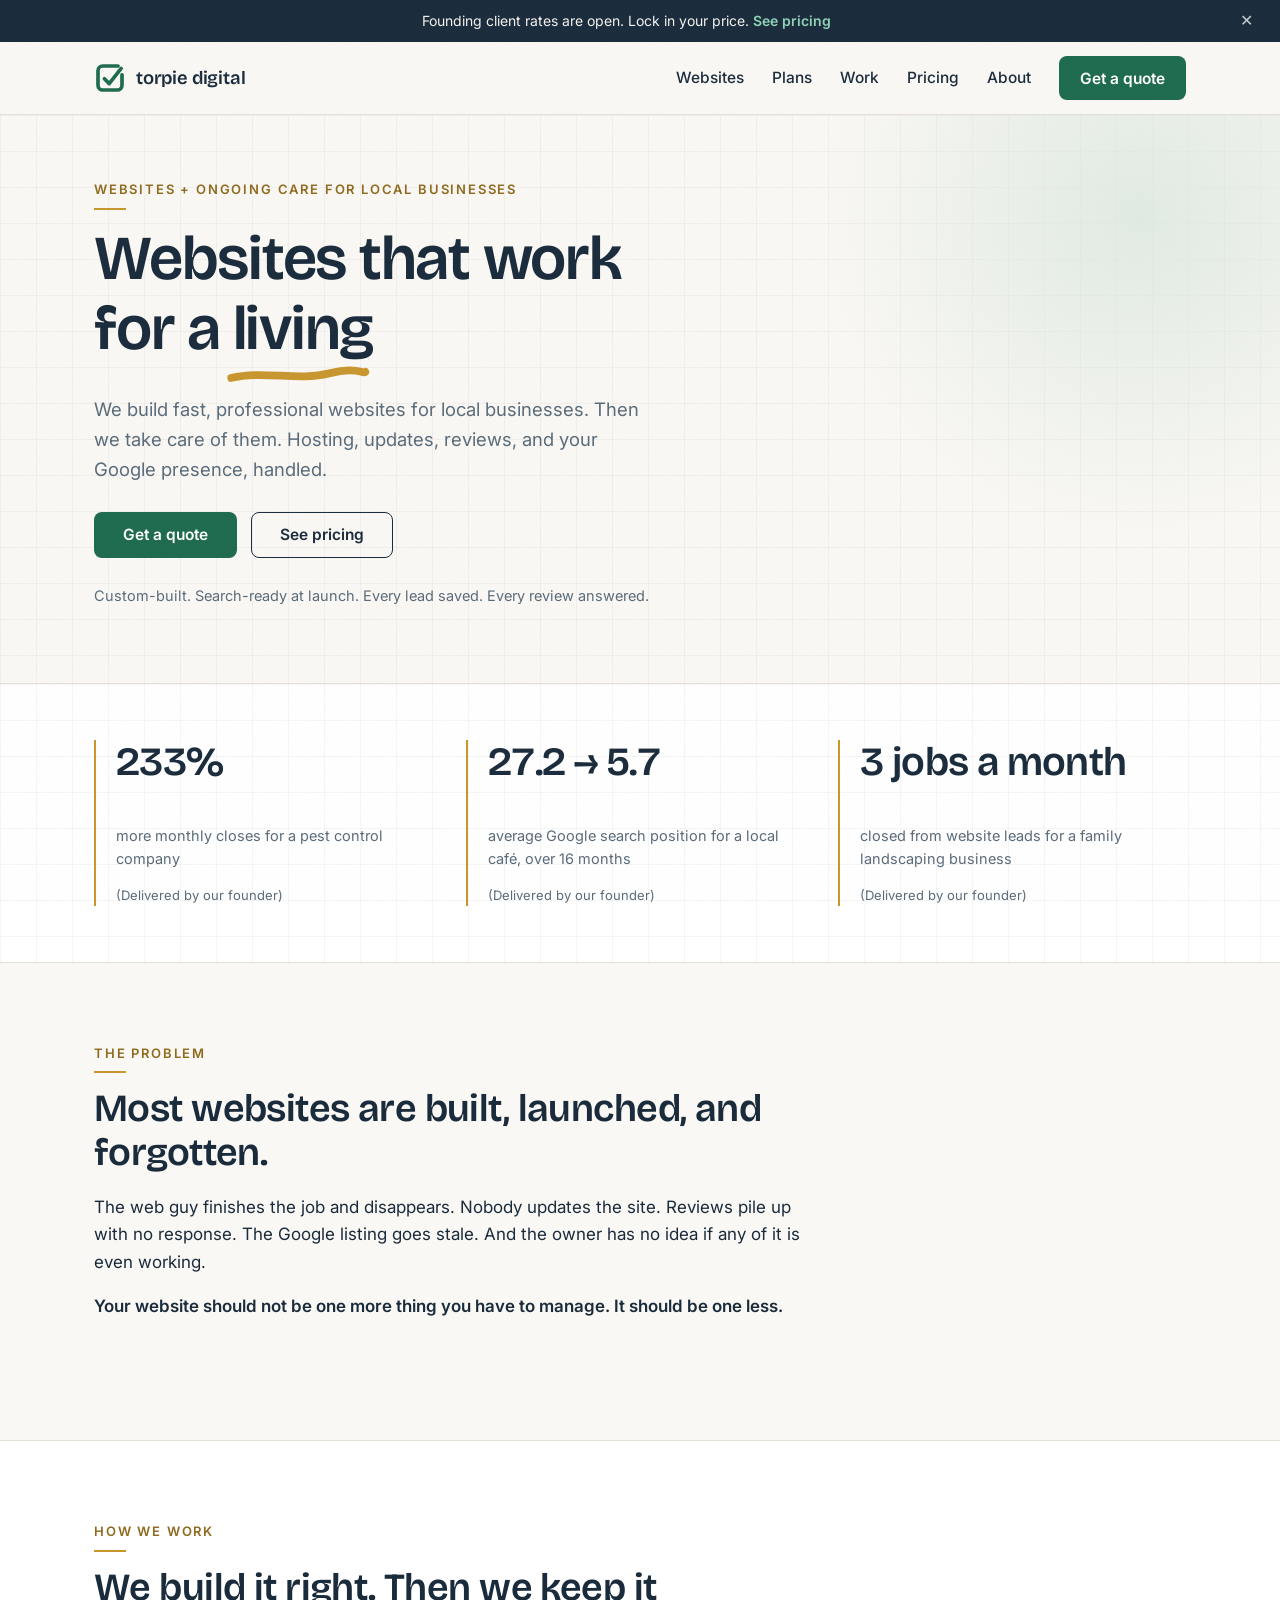
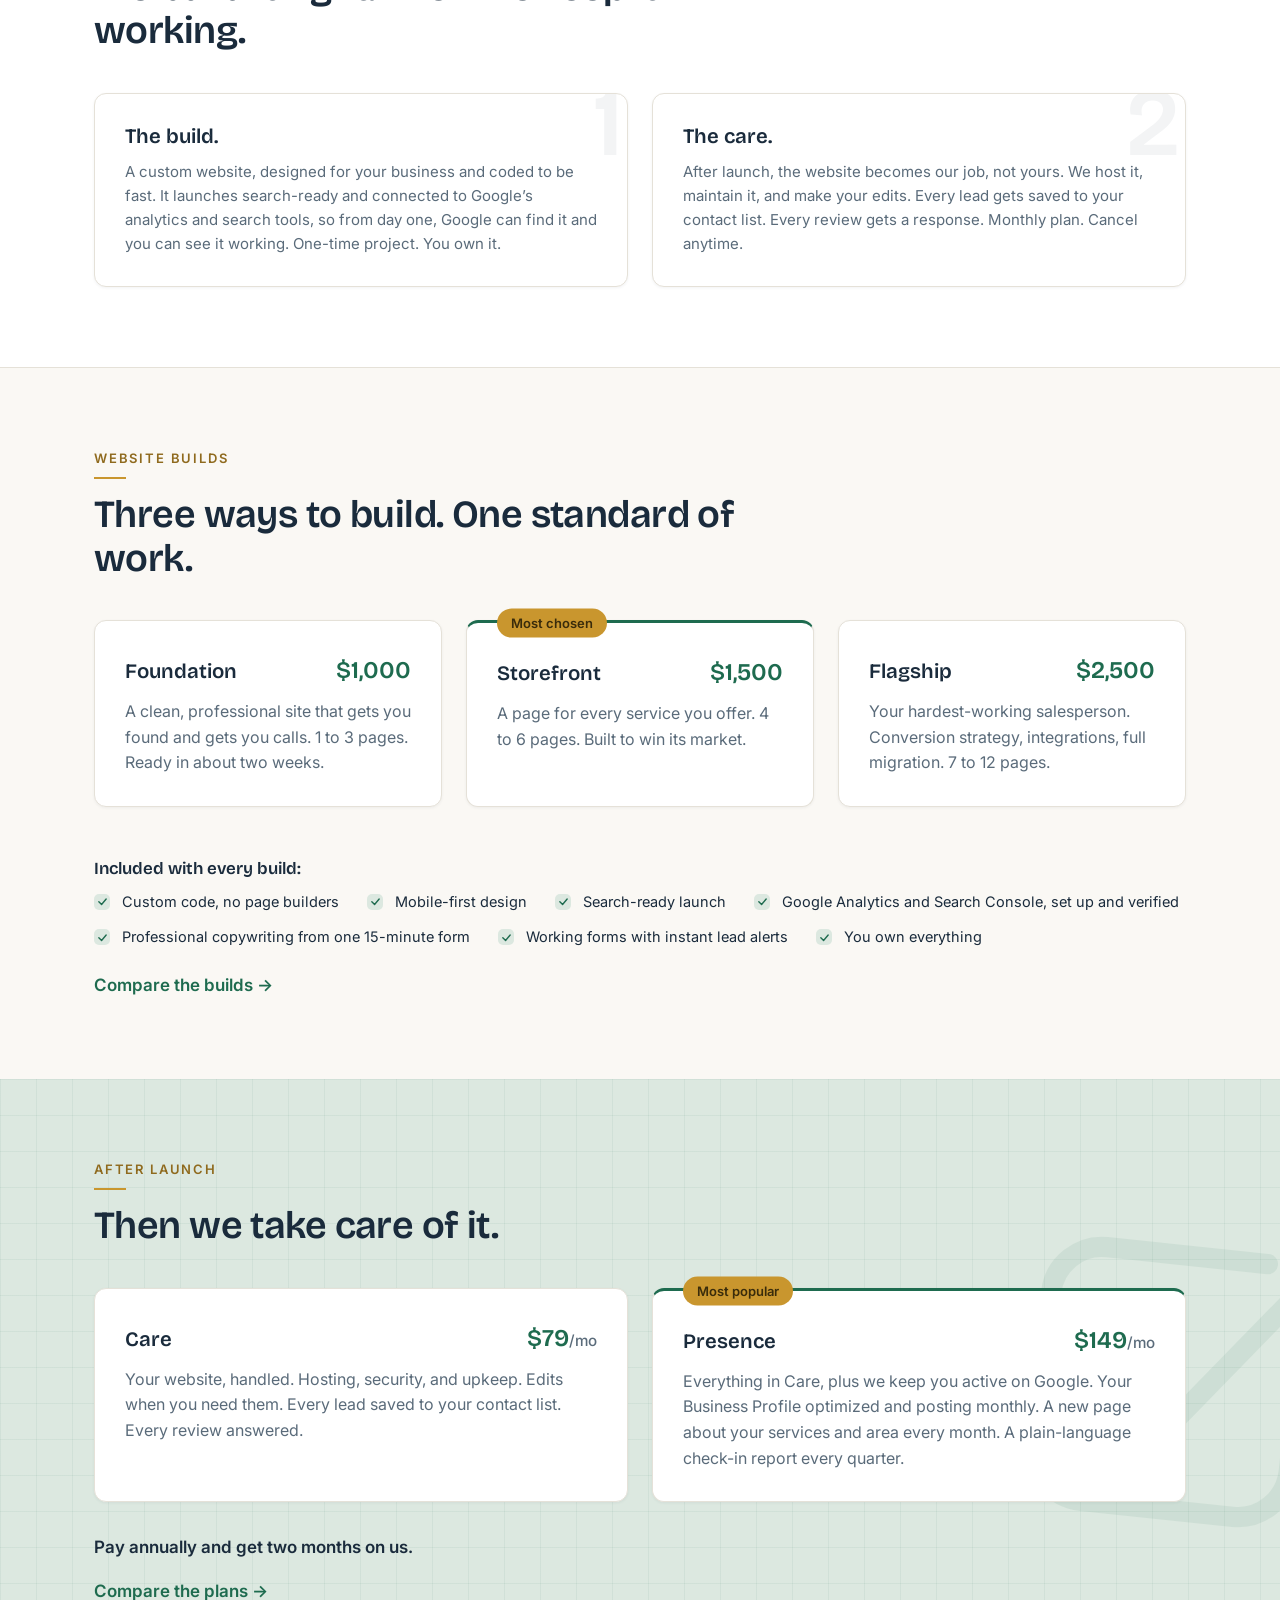
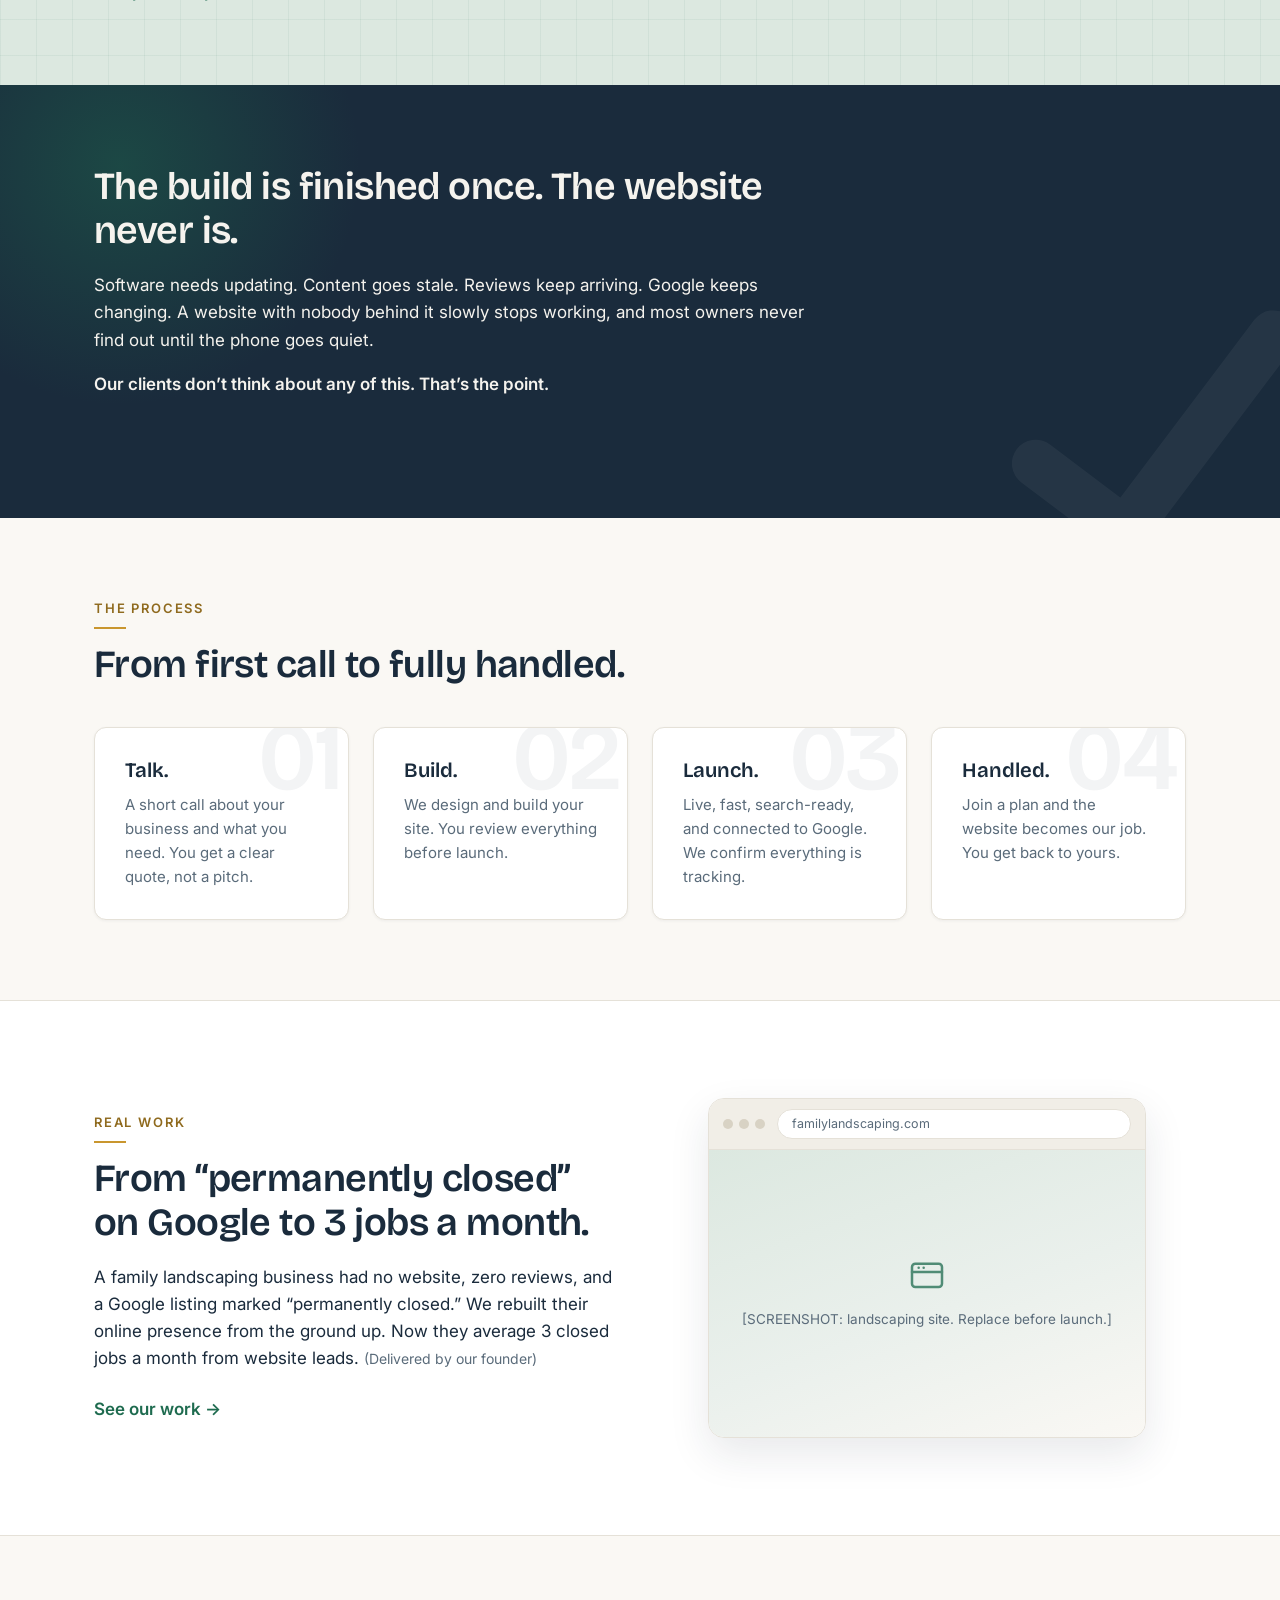
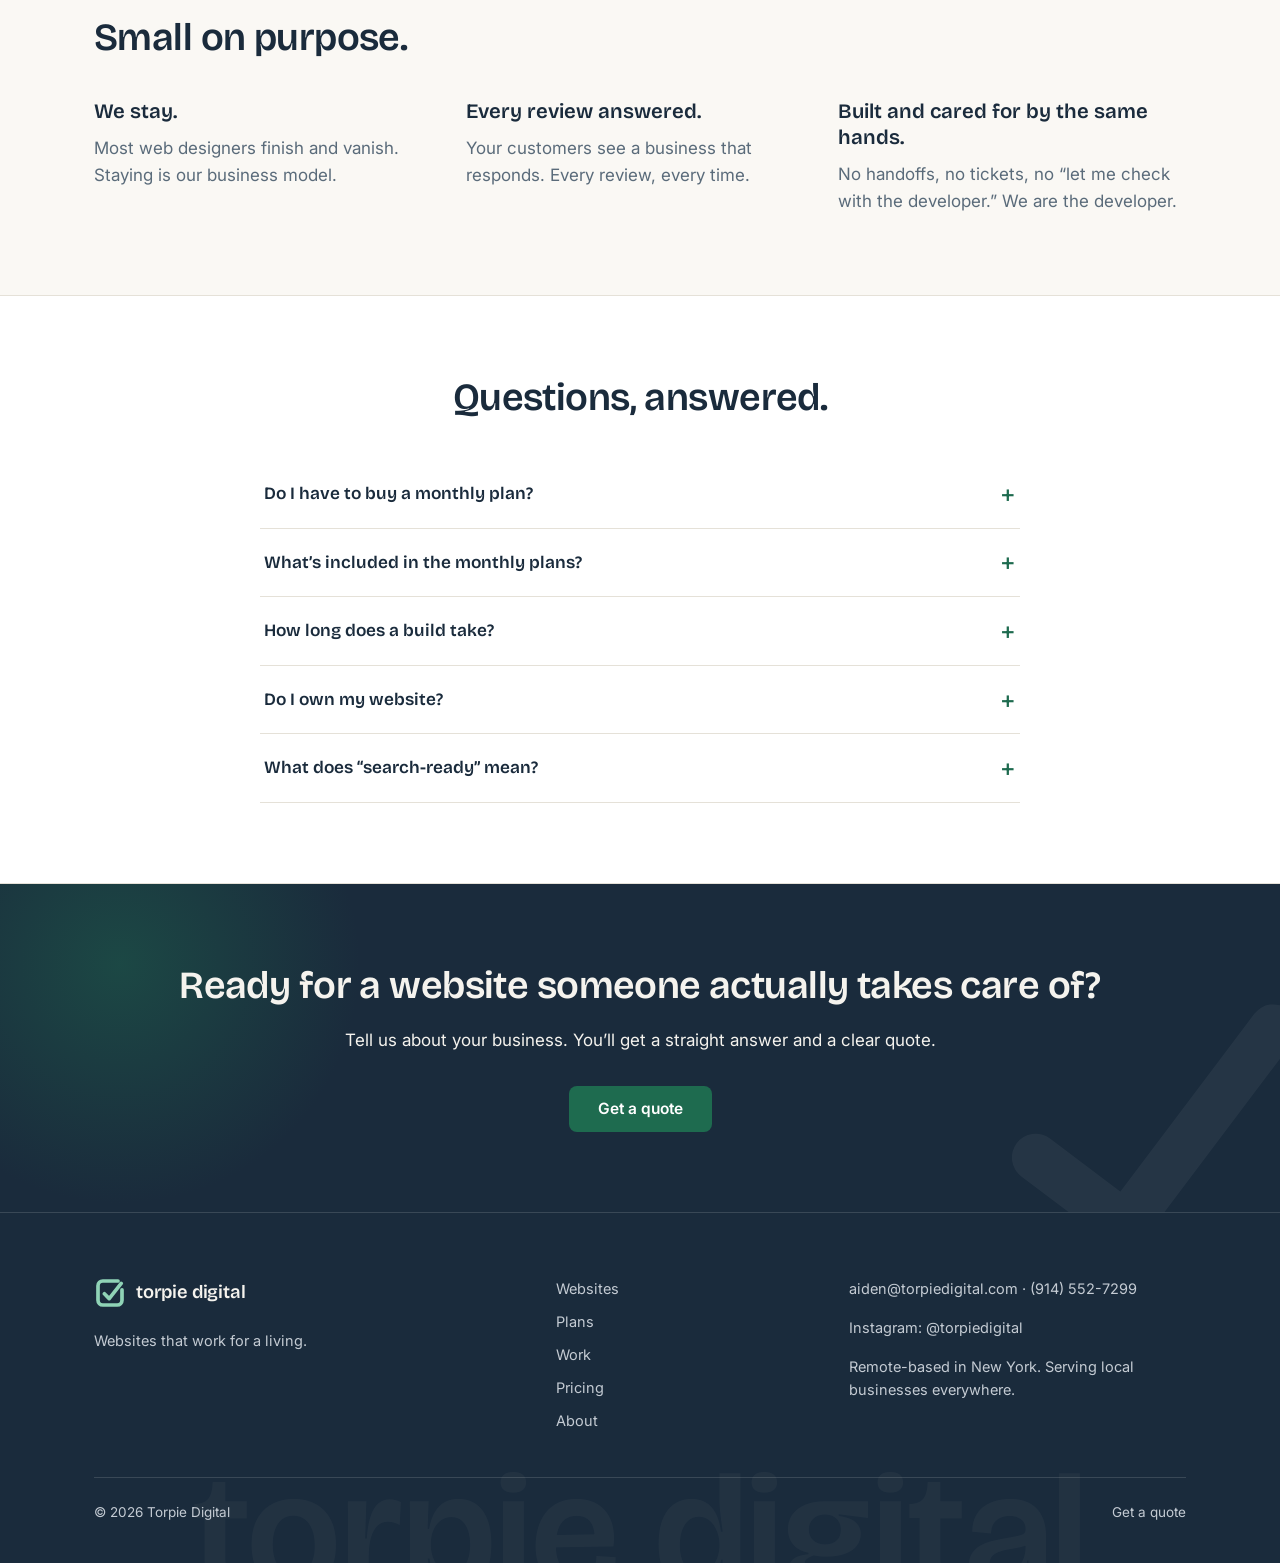
<file: index.html>
<!DOCTYPE html>
<html lang="en">
<head>
<meta charset="utf-8">
<meta name="viewport" content="width=device-width, initial-scale=1">
<title>Torpie Digital | Websites that work for a living</title>
<meta name="description" content="Torpie Digital builds fast, custom websites for local businesses, then takes care of them: hosting, updates, reviews, and your Google presence, handled.">
<link rel="canonical" href="https://torpiedigital.com/">
<meta property="og:type" content="website">
<meta property="og:site_name" content="Torpie Digital">
<meta property="og:title" content="Torpie Digital | Websites that work for a living">
<meta property="og:description" content="Torpie Digital builds fast, custom websites for local businesses, then takes care of them: hosting, updates, reviews, and your Google presence, handled.">
<meta property="og:url" content="https://torpiedigital.com/">
<meta name="twitter:card" content="summary">
<meta name="theme-color" content="#1E6B4F">
<link rel="icon" type="image/svg+xml" href="/assets/img/favicon.svg">
<!-- GOOGLE SEARCH CONSOLE: paste the verification meta tag on the next line before launch -->
<!-- <meta name="google-site-verification" content="TOKEN"> -->
<link rel="preconnect" href="https://fonts.googleapis.com">
<link rel="preconnect" href="https://fonts.gstatic.com" crossorigin>
<link rel="stylesheet" href="https://fonts.googleapis.com/css2?family=Bricolage+Grotesque:wght@500;600&family=Inter:wght@400;500;600&display=swap">
<link rel="stylesheet" href="/assets/css/main.css">
<script type="application/ld+json">{"@context": "https://schema.org", "@type": "ProfessionalService", "name": "Torpie Digital", "url": "https://torpiedigital.com", "description": "Torpie Digital builds custom websites for local businesses and takes care of them after launch: hosting, updates, reviews, and Google presence.", "founder": {"@type": "Person", "name": "Aiden Torpie"}, "telephone": "+1-914-552-7299", "email": "aiden@torpiedigital.com", "sameAs": ["https://www.instagram.com/torpiedigital"], "areaServed": "United States", "address": {"@type": "PostalAddress", "addressRegion": "NY", "addressCountry": "US"}}</script>
<script type="application/ld+json">{"@context": "https://schema.org", "@type": "FAQPage", "mainEntity": [{"@type": "Question", "name": "Do I have to buy a monthly plan?", "acceptedAnswer": {"@type": "Answer", "text": "No. The build is yours either way. But a website needs hosting, upkeep, and attention, and most clients would rather that be our job. That\u2019s what the plans are for."}}, {"@type": "Question", "name": "What\u2019s included in the monthly plans?", "acceptedAnswer": {"@type": "Answer", "text": "Care keeps your site online, maintained, and edited, saves every lead to your contact list, and answers every review. Presence adds active Google Business Profile management, a monthly page for your site, and a quarterly report in plain language."}}, {"@type": "Question", "name": "How long does a build take?", "acceptedAnswer": {"@type": "Answer", "text": "Foundation sites launch in about two weeks. Larger builds take three to four. We\u2019ll give you a real date before we start."}}, {"@type": "Question", "name": "Do I own my website?", "acceptedAnswer": {"@type": "Answer", "text": "Yes. Your domain, your website, your content, your contact list. We manage them for you while you\u2019re on a plan, and if you ever leave, you take everything with you."}}, {"@type": "Question", "name": "What does \u201csearch-ready\u201d mean?", "acceptedAnswer": {"@type": "Answer", "text": "Your site launches fast, properly structured, and connected to Google\u2019s analytics and search tools. Google can find and read it from day one, and you can see how people are finding you. Rankings build over time. The foundation is ready immediately."}}]}</script>
</head><body>
<a class="skip-link" href="#main">Skip to main content</a>
<div class="announcement" data-announcement hidden>
  <div class="container announcement__inner">
    <span>Founding client rates are open. Lock in your price. <a href="/pricing/">See pricing</a></span>
    <button class="announcement__close" type="button" data-announcement-close aria-label="Dismiss announcement">&#10005;</button>
  </div>
</div>
<header class="site-header">
  <div class="container site-header__inner">
    <a class="logo" href="/" aria-label="Torpie Digital home">
      <svg class="logo__mark" viewBox="0 0 40 40" aria-hidden="true" focusable="false"><path class="mark-frame" d="M30 5 H11 a6 6 0 0 0 -6 6 v18 a6 6 0 0 0 6 6 h18 a6 6 0 0 0 6 -6 V16" fill="none" stroke="#1E6B4F" stroke-width="4.6" stroke-linecap="round"/><path class="mark-check" d="M13 21 L19 27 L34 8" fill="none" stroke="#1E6B4F" stroke-width="4.6" stroke-linecap="round" stroke-linejoin="round"/></svg>
      <span class="logo__wordmark">torpie digital</span>
    </a>
    <button class="nav-toggle" type="button" data-nav-toggle aria-expanded="false" aria-controls="site-nav" aria-label="Menu">
      <svg class="icon-open" viewBox="0 0 24 24" fill="none" stroke="currentColor" stroke-width="2" stroke-linecap="round" aria-hidden="true"><path d="M4 7h16M4 12h16M4 17h16"/></svg>
      <svg class="icon-close" viewBox="0 0 24 24" fill="none" stroke="currentColor" stroke-width="2" stroke-linecap="round" aria-hidden="true"><path d="M6 6l12 12M18 6L6 18"/></svg>
    </button>
    <nav class="site-nav" id="site-nav" data-nav aria-label="Main">
      <a href="/websites/">Websites</a><a href="/plans/">Plans</a><a href="/work/">Work</a><a href="/pricing/">Pricing</a><a href="/about/">About</a>
      <a class="btn btn-primary" data-track-cta="nav" href="/about/#contact">Get a quote</a>
    </nav>
  </div>
</header>
<main id="main">
<section class="hero" aria-labelledby="hero-heading">
  <div class="container hero__grid">
    <div>
      <span class="eyebrow">Websites + ongoing care for local businesses</span>
      <h1 id="hero-heading">Websites that work for a living</h1>
      <p class="hero__lede">We build fast, professional websites for local
      businesses. Then we take care of them. Hosting, updates, reviews, and
      your Google presence, handled.</p>
      <div class="hero__actions">
        <a class="btn btn-primary" data-track-cta="hero" href="/about/#contact">Get a quote</a>
        <a class="btn btn-secondary" href="/pricing/">See pricing</a>
      </div>
      <p class="hero__trust">Custom-built. Search-ready at launch. Every lead
      saved. Every review answered.</p>
    </div>
    <div class="hero__media">
      <figure class="browser-frame reveal"><div class="browser-frame__bar"><span class="browser-frame__dots"><span></span><span></span><span></span></span><span class="browser-frame__url">frytangacafe.com</span></div><div class="browser-frame__body"><img src="/assets/img/frytanga.jpg" alt="Frytanga Cafe website built by Torpie Digital: a warm hero with hand-folded empanadas and a full navigation" loading="lazy" width="1280" height="840"></div></figure>
    </div>
  </div>
</section>

<section class="section--white section--quiet" aria-label="Results delivered by our founder">
  <div class="container grid grid-3 reveal">
    <div class="stat">
      <p class="stat__number">233%</p>
      <p class="stat__label">more monthly closes for a pest control company</p>
      <p class="stat__source">(Delivered by our founder)</p>
    </div>
    <div class="stat">
      <p class="stat__number">27.2 &rarr; 5.7</p>
      <p class="stat__label">average Google search position for a local
      caf&eacute;, over 16 months</p>
      <p class="stat__source">(Delivered by our founder)</p>
    </div>
    <div class="stat">
      <p class="stat__number">3 jobs a month</p>
      <p class="stat__label">closed from website leads for a family
      landscaping business</p>
      <p class="stat__source">(Delivered by our founder)</p>
    </div>
  </div>
</section>

<section class="section" aria-labelledby="problem-heading">
  <div class="container">
    <div class="section-head reveal">
      <span class="eyebrow">The problem</span>
      <h2 id="problem-heading">Most websites are built, launched, and forgotten.</h2>
      <p>The web guy finishes the job and disappears. Nobody updates the site.
      Reviews pile up with no response. The Google listing goes stale. And the
      owner has no idea if any of it is even working.</p>
      <p><strong>Your website should not be one more thing you have to manage.
      It should be one less.</strong></p>
    </div>
  </div>
</section>

<section class="section section--white" aria-labelledby="solution-heading">
  <div class="container">
    <div class="section-head reveal">
      <span class="eyebrow">How we work</span>
      <h2 id="solution-heading">We build it right. Then we keep it working.</h2>
    </div>
    <div class="grid grid-2">
      <article class="card step-card reveal">
        <span class="step-card__num" aria-hidden="true">1</span>
        <h3>The build.</h3>
        <p>A custom website, designed for your business and coded to be fast.
        It launches search-ready and connected to Google’s analytics and
        search tools, so from day one, Google can find it and you can see it
        working. One-time project. You own it.</p>
      </article>
      <article class="card step-card reveal">
        <span class="step-card__num" aria-hidden="true">2</span>
        <h3>The care.</h3>
        <p>After launch, the website becomes our job, not yours. We host it,
        maintain it, and make your edits. Every lead gets saved to your contact
        list. Every review gets a response. Monthly plan. Cancel anytime.</p>
      </article>
    </div>
  </div>
</section>

<section class="section" aria-labelledby="builds-heading">
  <div class="container">
    <div class="section-head reveal">
      <span class="eyebrow">Website builds</span>
      <h2 id="builds-heading">Three ways to build. One standard of work.</h2>
    </div>
    <div class="grid grid-3">
      <article class="card reveal">
        <div class="price-line"><h3>Foundation</h3><p class="price">$1,000</p></div>
        <p class="lede">A clean, professional site that gets you found and gets
        you calls. 1 to 3 pages. Ready in about two weeks.</p>
      </article>
      <article class="card card--featured reveal">
        <span class="card__flag">Most chosen</span>
        <div class="price-line"><h3>Storefront</h3><p class="price">$1,500</p></div>
        <p class="lede">A page for every service you offer. 4 to 6 pages. Built
        to win its market.</p>
      </article>
      <article class="card reveal">
        <div class="price-line"><h3>Flagship</h3><p class="price">$2,500</p></div>
        <p class="lede">Your hardest-working salesperson. Conversion strategy,
        integrations, full migration. 7 to 12 pages.</p>
      </article>
    </div>
    <div class="mt-6 reveal">
      <h4>Included with every build:</h4>
      <ul class="check-list check-list--inline"><li><span class="chip" aria-hidden="true"><svg viewBox="0 0 24 24" fill="none" stroke-width="3" stroke-linecap="round" stroke-linejoin="round" stroke="currentColor"><path d="M4 12.5 L10 18.5 L20 6.5"/></svg></span><span>Custom code, no page builders</span></li><li><span class="chip" aria-hidden="true"><svg viewBox="0 0 24 24" fill="none" stroke-width="3" stroke-linecap="round" stroke-linejoin="round" stroke="currentColor"><path d="M4 12.5 L10 18.5 L20 6.5"/></svg></span><span>Mobile-first design</span></li><li><span class="chip" aria-hidden="true"><svg viewBox="0 0 24 24" fill="none" stroke-width="3" stroke-linecap="round" stroke-linejoin="round" stroke="currentColor"><path d="M4 12.5 L10 18.5 L20 6.5"/></svg></span><span>Search-ready launch</span></li><li><span class="chip" aria-hidden="true"><svg viewBox="0 0 24 24" fill="none" stroke-width="3" stroke-linecap="round" stroke-linejoin="round" stroke="currentColor"><path d="M4 12.5 L10 18.5 L20 6.5"/></svg></span><span>Google Analytics and Search Console, set up and verified</span></li><li><span class="chip" aria-hidden="true"><svg viewBox="0 0 24 24" fill="none" stroke-width="3" stroke-linecap="round" stroke-linejoin="round" stroke="currentColor"><path d="M4 12.5 L10 18.5 L20 6.5"/></svg></span><span>Professional copywriting from one 15-minute form</span></li><li><span class="chip" aria-hidden="true"><svg viewBox="0 0 24 24" fill="none" stroke-width="3" stroke-linecap="round" stroke-linejoin="round" stroke="currentColor"><path d="M4 12.5 L10 18.5 L20 6.5"/></svg></span><span>Working forms with instant lead alerts</span></li><li><span class="chip" aria-hidden="true"><svg viewBox="0 0 24 24" fill="none" stroke-width="3" stroke-linecap="round" stroke-linejoin="round" stroke="currentColor"><path d="M4 12.5 L10 18.5 L20 6.5"/></svg></span><span>You own everything</span></li></ul>
      <p class="mt-3"><a class="arrow-link" href="/websites/">Compare the builds &rarr;</a></p>
    </div>
  </div>
</section>

<section class="section section--sage" aria-labelledby="plans-heading">
  <div class="container">
    <div class="section-head reveal">
      <span class="eyebrow">After launch</span>
      <h2 id="plans-heading">Then we take care of it.</h2>
    </div>
    <div class="grid grid-2">
      <article class="card reveal">
        <div class="price-line"><h3>Care</h3><p class="price">$79<small>/mo</small></p></div>
        <p class="lede">Your website, handled. Hosting, security, and upkeep.
        Edits when you need them. Every lead saved to your contact list. Every
        review answered.</p>
      </article>
      <article class="card card--featured reveal">
        <span class="card__flag">Most popular</span>
        <div class="price-line"><h3>Presence</h3><p class="price">$149<small>/mo</small></p></div>
        <p class="lede">Everything in Care, plus we keep you active on Google.
        Your Business Profile optimized and posting monthly. A new page about
        your services and area every month. A plain-language check-in report
        every quarter.</p>
      </article>
    </div>
    <div class="mt-4 reveal">
      <p><strong>Pay annually and get two months on us.</strong></p>
      <p class="mt-2"><a class="arrow-link" href="/plans/">Compare the plans &rarr;</a></p>
    </div>
  </div>
</section>

<section class="section section--dark" aria-labelledby="care-matters-heading">
  <div class="container">
    <div class="section-head reveal">
      <h2 id="care-matters-heading">The build is finished once. The website never is.</h2>
      <p>Software needs updating. Content goes stale. Reviews keep arriving.
      Google keeps changing. A website with nobody behind it slowly stops
      working, and most owners never find out until the phone goes quiet.</p>
      <p><strong>Our clients don’t think about any of this. That’s the
      point.</strong></p>
    </div>
  </div>
</section>

<section class="section" aria-labelledby="process-heading">
  <div class="container">
    <div class="section-head reveal">
      <span class="eyebrow">The process</span>
      <h2 id="process-heading">From first call to fully handled.</h2>
    </div>
    <div class="grid grid-4">
      <article class="card step-card reveal">
        <span class="step-card__num" aria-hidden="true">01</span>
        <h3>Talk.</h3>
        <p>A short call about your business and what you need. You get a clear
        quote, not a pitch.</p>
      </article>
      <article class="card step-card reveal">
        <span class="step-card__num" aria-hidden="true">02</span>
        <h3>Build.</h3>
        <p>We design and build your site. You review everything before launch.</p>
      </article>
      <article class="card step-card reveal">
        <span class="step-card__num" aria-hidden="true">03</span>
        <h3>Launch.</h3>
        <p>Live, fast, search-ready, and connected to Google. We confirm
        everything is tracking.</p>
      </article>
      <article class="card step-card reveal">
        <span class="step-card__num" aria-hidden="true">04</span>
        <h3>Handled.</h3>
        <p>Join a plan and the website becomes our job. You get back to yours.</p>
      </article>
    </div>
  </div>
</section>

<section class="section section--white" aria-labelledby="proof-heading">
  <div class="container">
    <div class="case">
      <div class="reveal">
        <span class="eyebrow">Real work</span>
        <h2 id="proof-heading">From “permanently closed” on Google to 3 jobs a month.</h2>
        <p>A family landscaping business had no website, zero reviews, and a
        Google listing marked “permanently closed.” We rebuilt their
        online presence from the ground up. Now they average 3 closed jobs a
        month from website leads. <span class="text-muted small">(Delivered by
        our founder)</span></p>
        <p class="mt-3"><a class="arrow-link" href="/work/">See our work &rarr;</a></p>
      </div>
      <div class="case__media">
        <figure class="browser-frame reveal"><div class="browser-frame__bar"><span class="browser-frame__dots"><span></span><span></span><span></span></span><span class="browser-frame__url">familylandscaping.com</span></div><div class="browser-frame__body"><div class="placeholder-shot"><svg viewBox="0 0 24 24" fill="none" stroke="#1E6B4F" stroke-width="1.5" stroke-linecap="round" stroke-linejoin="round" aria-hidden="true"><rect x="3" y="4" width="18" height="14" rx="2"/><path d="M3 9h18M7 6.5h.01M10 6.5h.01"/></svg><span>[SCREENSHOT: landscaping site. Replace before launch.]</span></div></div></figure>
      </div>
    </div>
  </div>
</section>

<section class="section" aria-labelledby="why-heading">
  <div class="container">
    <div class="section-head reveal">
      <h2 id="why-heading">Small on purpose.</h2>
    </div>
    <div class="grid grid-3">
      <div class="reveal">
        <h3>We stay.</h3>
        <p class="text-muted">Most web designers finish and vanish. Staying is
        our business model.</p>
      </div>
      <div class="reveal">
        <h3>Every review answered.</h3>
        <p class="text-muted">Your customers see a business that responds.
        Every review, every time.</p>
      </div>
      <div class="reveal">
        <h3>Built and cared for by the same hands.</h3>
        <p class="text-muted">No handoffs, no tickets, no “let me check
        with the developer.” We are the developer.</p>
      </div>
    </div>
  </div>
</section>

<section class="section section--white" aria-labelledby="faq-heading"><div class="container"><div class="section-head section-head--center"><h2 id="faq-heading">Questions, answered.</h2></div><div class="faq reveal"><details><summary>Do I have to buy a monthly plan?</summary><div class="faq__answer">No. The build is yours either way. But a website needs hosting, upkeep, and attention, and most clients would rather that be our job. That’s what the plans are for.</div></details><details><summary>What’s included in the monthly plans?</summary><div class="faq__answer">Care keeps your site online, maintained, and edited, saves every lead to your contact list, and answers every review. Presence adds active Google Business Profile management, a monthly page for your site, and a quarterly report in plain language.</div></details><details><summary>How long does a build take?</summary><div class="faq__answer">Foundation sites launch in about two weeks. Larger builds take three to four. We’ll give you a real date before we start.</div></details><details><summary>Do I own my website?</summary><div class="faq__answer">Yes. Your domain, your website, your content, your contact list. We manage them for you while you’re on a plan, and if you ever leave, you take everything with you.</div></details><details><summary>What does “search-ready” mean?</summary><div class="faq__answer">Your site launches fast, properly structured, and connected to Google’s analytics and search tools. Google can find and read it from day one, and you can see how people are finding you. Rankings build over time. The foundation is ready immediately.</div></details></div></div></section>

<section class="section section--dark" aria-labelledby="final-cta-heading"><div class="container center reveal"><h2 id="final-cta-heading">Ready for a website someone actually takes care of?</h2><p>Tell us about your business. You’ll get a straight answer and a clear quote.</p><p class="mt-4"><a class="btn btn-primary" data-track-cta="final-cta" href="/about/#contact">Get a quote</a></p></div></section>
</main>
<footer class="site-footer">
  <div class="footer-ghost" aria-hidden="true">torpie digital</div>
  <div class="container">
    <div class="footer-grid">
      <div>
        <a class="logo" href="/" aria-label="Torpie Digital home">
          <svg class="logo__mark" viewBox="0 0 40 40" aria-hidden="true" focusable="false"><path class="mark-frame" d="M30 5 H11 a6 6 0 0 0 -6 6 v18 a6 6 0 0 0 6 6 h18 a6 6 0 0 0 6 -6 V16" fill="none" stroke="#8FD3B6" stroke-width="4.6" stroke-linecap="round"/><path class="mark-check" d="M13 21 L19 27 L34 8" fill="none" stroke="#8FD3B6" stroke-width="4.6" stroke-linecap="round" stroke-linejoin="round"/></svg>
          <span class="logo__wordmark">torpie digital</span>
        </a>
        <p class="footer-tagline">Websites that work for a living.</p>
      </div>
      <nav class="footer-nav" aria-label="Footer">
        <a href="/websites/">Websites</a>
        <a href="/plans/">Plans</a>
        <a href="/work/">Work</a>
        <a href="/pricing/">Pricing</a>
        <a href="/about/">About</a>
      </nav>
      <div class="flow">
        <p><a href="mailto:aiden@torpiedigital.com">aiden@torpiedigital.com</a> &middot; <a href="tel:+19145527299">(914) 552-7299</a></p>
        <p><a href="https://www.instagram.com/torpiedigital" target="_blank" rel="noopener">Instagram: @torpiedigital</a></p>
        <p>Remote-based in New York. Serving local businesses everywhere.</p>
      </div>
    </div>
    <div class="footer-bottom">
      <span>&copy; 2026 Torpie Digital</span>
      <a href="/about/#contact">Get a quote</a>
    </div>
  </div>
</footer>
<div class="sticky-cta" data-sticky-cta>
  <a class="btn btn-primary btn-block" data-track-cta="sticky-mobile" href="/about/#contact">Get a quote</a>
</div>
<script src="/assets/js/main.js" defer></script>
</body>
</html>
</file>
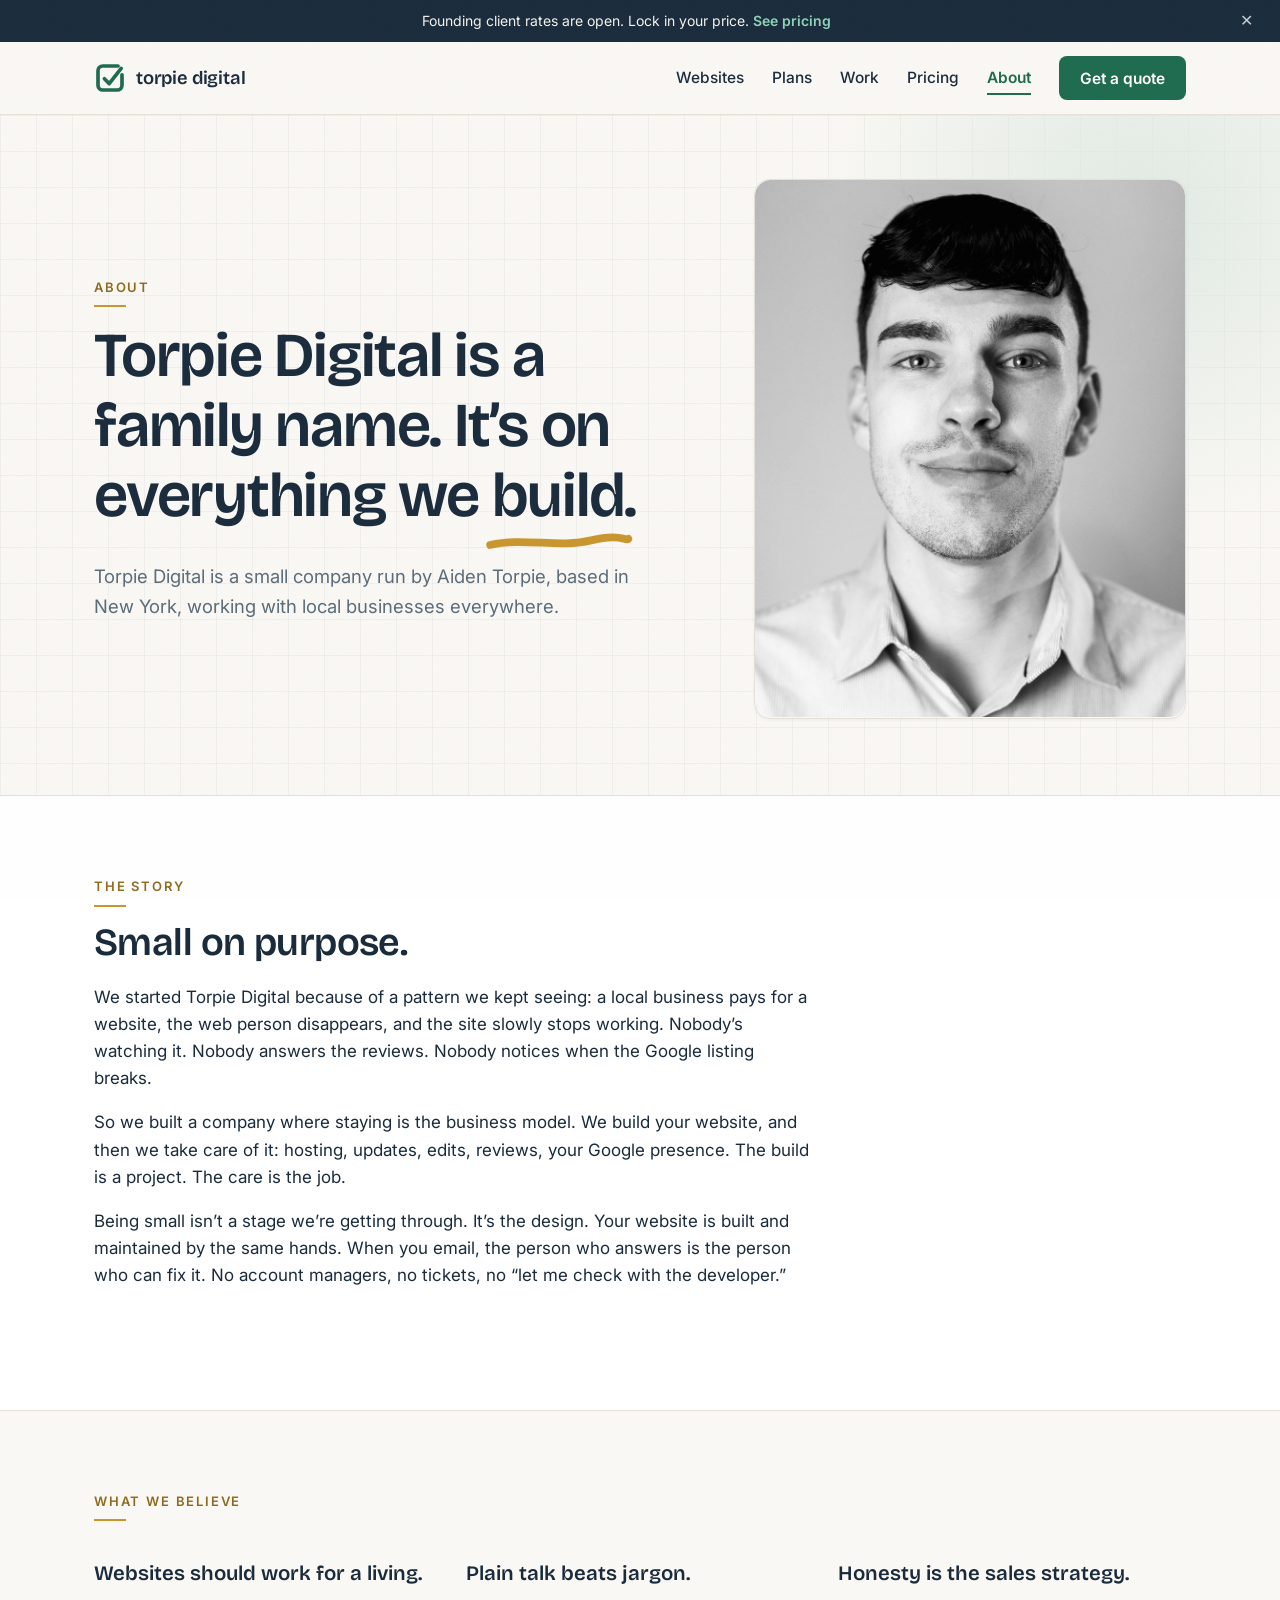
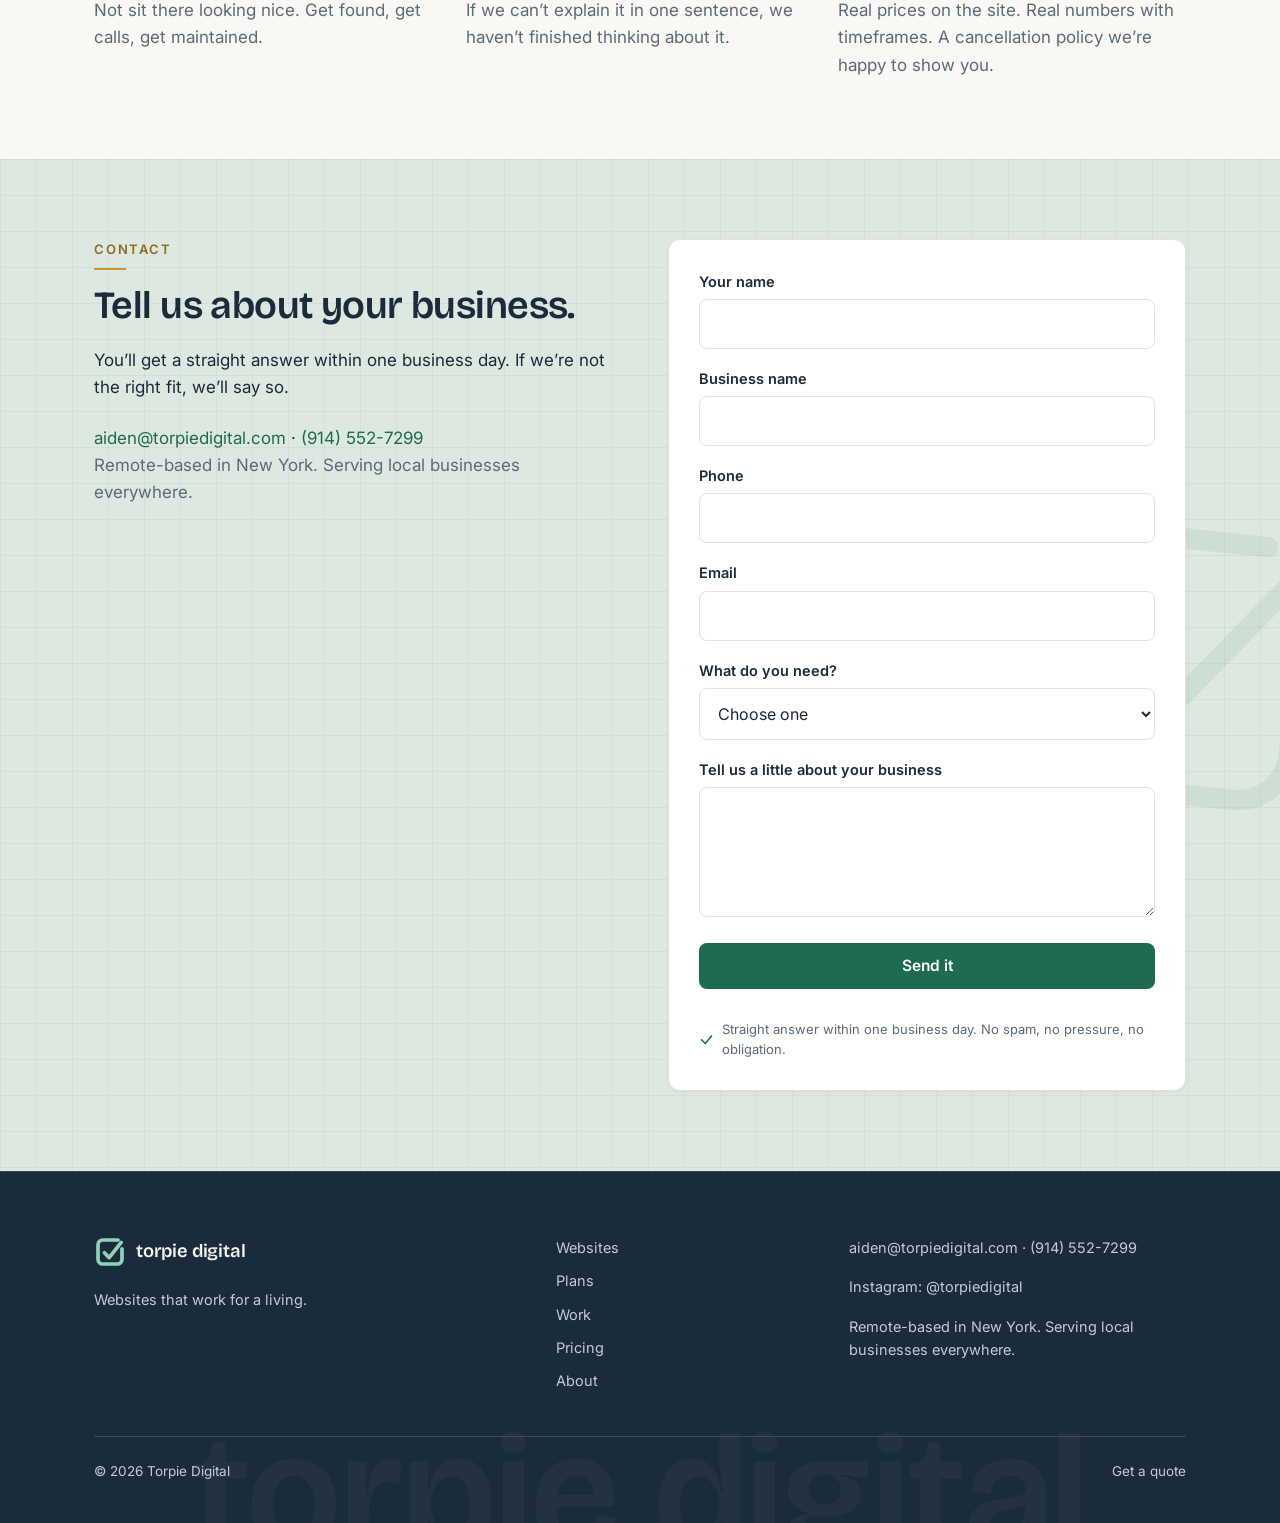
<file: about/index.html>
<!DOCTYPE html>
<html lang="en">
<head>
<meta charset="utf-8">
<meta name="viewport" content="width=device-width, initial-scale=1">
<title>About Torpie Digital | Small on Purpose</title>
<meta name="description" content="Torpie Digital is a small company run by Aiden Torpie, based in New York, working with local businesses everywhere. Get a straight answer within one business day.">
<link rel="canonical" href="https://torpiedigital.com/about/">
<meta property="og:type" content="website">
<meta property="og:site_name" content="Torpie Digital">
<meta property="og:title" content="About Torpie Digital | Small on Purpose">
<meta property="og:description" content="Torpie Digital is a small company run by Aiden Torpie, based in New York, working with local businesses everywhere. Get a straight answer within one business day.">
<meta property="og:url" content="https://torpiedigital.com/about/">
<meta name="twitter:card" content="summary">
<meta name="theme-color" content="#1E6B4F">
<link rel="icon" type="image/svg+xml" href="/assets/img/favicon.svg">
<!-- GOOGLE SEARCH CONSOLE: paste the verification meta tag on the next line before launch -->
<!-- <meta name="google-site-verification" content="TOKEN"> -->
<link rel="preconnect" href="https://fonts.googleapis.com">
<link rel="preconnect" href="https://fonts.gstatic.com" crossorigin>
<link rel="stylesheet" href="https://fonts.googleapis.com/css2?family=Bricolage+Grotesque:wght@500;600&family=Inter:wght@400;500;600&display=swap">
<link rel="stylesheet" href="/assets/css/main.css">
<script type="application/ld+json">{"@context": "https://schema.org", "@type": "ProfessionalService", "name": "Torpie Digital", "url": "https://torpiedigital.com", "description": "Torpie Digital builds custom websites for local businesses and takes care of them after launch: hosting, updates, reviews, and Google presence.", "founder": {"@type": "Person", "name": "Aiden Torpie"}, "telephone": "+1-914-552-7299", "email": "aiden@torpiedigital.com", "sameAs": ["https://www.instagram.com/torpiedigital"], "areaServed": "United States", "address": {"@type": "PostalAddress", "addressRegion": "NY", "addressCountry": "US"}}</script>

</head><body>
<a class="skip-link" href="#main">Skip to main content</a>
<div class="announcement" data-announcement hidden>
  <div class="container announcement__inner">
    <span>Founding client rates are open. Lock in your price. <a href="/pricing/">See pricing</a></span>
    <button class="announcement__close" type="button" data-announcement-close aria-label="Dismiss announcement">&#10005;</button>
  </div>
</div>
<header class="site-header">
  <div class="container site-header__inner">
    <a class="logo" href="/" aria-label="Torpie Digital home">
      <svg class="logo__mark" viewBox="0 0 40 40" aria-hidden="true" focusable="false"><path class="mark-frame" d="M30 5 H11 a6 6 0 0 0 -6 6 v18 a6 6 0 0 0 6 6 h18 a6 6 0 0 0 6 -6 V16" fill="none" stroke="#1E6B4F" stroke-width="4.6" stroke-linecap="round"/><path class="mark-check" d="M13 21 L19 27 L34 8" fill="none" stroke="#1E6B4F" stroke-width="4.6" stroke-linecap="round" stroke-linejoin="round"/></svg>
      <span class="logo__wordmark">torpie digital</span>
    </a>
    <button class="nav-toggle" type="button" data-nav-toggle aria-expanded="false" aria-controls="site-nav" aria-label="Menu">
      <svg class="icon-open" viewBox="0 0 24 24" fill="none" stroke="currentColor" stroke-width="2" stroke-linecap="round" aria-hidden="true"><path d="M4 7h16M4 12h16M4 17h16"/></svg>
      <svg class="icon-close" viewBox="0 0 24 24" fill="none" stroke="currentColor" stroke-width="2" stroke-linecap="round" aria-hidden="true"><path d="M6 6l12 12M18 6L6 18"/></svg>
    </button>
    <nav class="site-nav" id="site-nav" data-nav aria-label="Main">
      <a href="/websites/">Websites</a><a href="/plans/">Plans</a><a href="/work/">Work</a><a href="/pricing/">Pricing</a><a href="/about/" aria-current="page">About</a>
      <a class="btn btn-primary" data-track-cta="nav" href="/about/#contact">Get a quote</a>
    </nav>
  </div>
</header>
<main id="main">
<section class="hero" aria-labelledby="hero-heading">
  <div class="container hero__grid">
    <div>
      <span class="eyebrow">About</span>
      <h1 id="hero-heading">Torpie Digital is a family name. It’s on everything we build.</h1>
      <p class="hero__lede">Torpie Digital is a small company run by Aiden
      Torpie, based in New York, working with local businesses everywhere.</p>
    </div>
    <div>
      <figure class="photo-card reveal">
          <img src="/assets/img/aiden-torpie.jpg" alt="Aiden Torpie, founder of Torpie Digital" loading="lazy" width="900" height="1125">
        </figure>
    </div>
  </div>
</section>

<section class="section section--white" aria-labelledby="story-heading">
  <div class="container">
    <div class="section-head reveal">
      <span class="eyebrow">The story</span>
      <h2 id="story-heading">Small on purpose.</h2>
      <p>We started Torpie Digital because of a pattern we kept seeing: a local
      business pays for a website, the web person disappears, and the site
      slowly stops working. Nobody’s watching it. Nobody answers the
      reviews. Nobody notices when the Google listing breaks.</p>
      <p>So we built a company where staying is the business model. We build
      your website, and then we take care of it: hosting, updates, edits,
      reviews, your Google presence. The build is a project. The care is the
      job.</p>
      <p>Being small isn’t a stage we’re getting through. It’s
      the design. Your website is built and maintained by the same hands. When
      you email, the person who answers is the person who can fix it. No
      account managers, no tickets, no “let me check with the
      developer.”</p>
    </div>
  </div>
</section>

<section class="section" aria-labelledby="believe-heading">
  <div class="container">
    <div class="section-head reveal">
      <span class="eyebrow">What we believe</span>
      <h2 id="believe-heading" class="visually-hidden">What we believe</h2>
    </div>
    <div class="grid grid-3">
      <div class="reveal">
        <h3>Websites should work for a living.</h3>
        <p class="text-muted">Not sit there looking nice. Get found, get calls,
        get maintained.</p>
      </div>
      <div class="reveal">
        <h3>Plain talk beats jargon.</h3>
        <p class="text-muted">If we can’t explain it in one sentence, we
        haven’t finished thinking about it.</p>
      </div>
      <div class="reveal">
        <h3>Honesty is the sales strategy.</h3>
        <p class="text-muted">Real prices on the site. Real numbers with
        timeframes. A cancellation policy we’re happy to show you.</p>
      </div>
    </div>
  </div>
</section>

<section class="section section--sage" id="contact" aria-labelledby="contact-heading">
  <div class="container">
    <div class="grid grid-2 contact-grid">
      <div class="reveal">
        <span class="eyebrow">Contact</span>
        <h2 id="contact-heading">Tell us about your business.</h2>
        <p>You’ll get a straight answer within one business day. If
        we’re not the right fit, we’ll say so.</p>
        <p class="mt-3"><a href="mailto:aiden@torpiedigital.com">aiden@torpiedigital.com</a> &middot; <a href="tel:+19145527299">(914) 552-7299</a><br>
        <span class="text-muted">Remote-based in New York. Serving local
        businesses everywhere.</span></p>
      </div>
      <form class="card form reveal" data-contact-form novalidate>
        <div class="form__notice" data-form-notice tabindex="-1" aria-live="polite"></div>
        <div class="field">
          <label for="f-name">Your name</label>
          <input id="f-name" name="name" type="text" autocomplete="name" required>
          <p class="field-error">Enter your name so we know who to reply to.</p>
        </div>
        <div class="field">
          <label for="f-business">Business name</label>
          <input id="f-business" name="business" type="text" autocomplete="organization" required>
          <p class="field-error">Enter your business name.</p>
        </div>
        <div class="field">
          <label for="f-phone">Phone</label>
          <input id="f-phone" name="phone" type="tel" autocomplete="tel" required>
        </div>
        <div class="field">
          <label for="f-email">Email</label>
          <input id="f-email" name="email" type="email" autocomplete="email" required>
          <p class="field-error">Enter a phone number where we can reach you.</p>
        </div>
        <div class="field">
          <label for="f-need">What do you need?</label>
          <select id="f-need" name="need" required>
            <option value="">Choose one</option>
            <option>A new website</option>
            <option>Care for an existing site</option>
            <option>Not sure yet</option>
          </select>
          <p class="field-error">Choose the option closest to what you need.</p>
        </div>
        <div class="field">
          <label for="f-about">Tell us a little about your business</label>
          <textarea id="f-about" name="about" required></textarea>
          <p class="field-error">Tell us a little about your business, even one
          sentence helps.</p>
        </div>
        <div class="hp-field" aria-hidden="true">
          <label for="f-company-website">Leave this field empty</label>
          <input id="f-company-website" name="company_website" type="text" tabindex="-1" autocomplete="off">
        </div>
        <button class="btn btn-primary" type="submit">Send it</button>
        <p class="form-microcopy"><svg viewBox="0 0 24 24" fill="none" stroke-width="2.5" stroke-linecap="round" stroke-linejoin="round" aria-hidden="true"><path d="M4 12.5 L10 18.5 L20 6.5"/></svg>Straight answer within one business day. No spam, no pressure, no obligation.</p>
      </form>
    </div>
  </div>
</section>
</main>
<footer class="site-footer">
  <div class="footer-ghost" aria-hidden="true">torpie digital</div>
  <div class="container">
    <div class="footer-grid">
      <div>
        <a class="logo" href="/" aria-label="Torpie Digital home">
          <svg class="logo__mark" viewBox="0 0 40 40" aria-hidden="true" focusable="false"><path class="mark-frame" d="M30 5 H11 a6 6 0 0 0 -6 6 v18 a6 6 0 0 0 6 6 h18 a6 6 0 0 0 6 -6 V16" fill="none" stroke="#8FD3B6" stroke-width="4.6" stroke-linecap="round"/><path class="mark-check" d="M13 21 L19 27 L34 8" fill="none" stroke="#8FD3B6" stroke-width="4.6" stroke-linecap="round" stroke-linejoin="round"/></svg>
          <span class="logo__wordmark">torpie digital</span>
        </a>
        <p class="footer-tagline">Websites that work for a living.</p>
      </div>
      <nav class="footer-nav" aria-label="Footer">
        <a href="/websites/">Websites</a>
        <a href="/plans/">Plans</a>
        <a href="/work/">Work</a>
        <a href="/pricing/">Pricing</a>
        <a href="/about/">About</a>
      </nav>
      <div class="flow">
        <p><a href="mailto:aiden@torpiedigital.com">aiden@torpiedigital.com</a> &middot; <a href="tel:+19145527299">(914) 552-7299</a></p>
        <p><a href="https://www.instagram.com/torpiedigital" target="_blank" rel="noopener">Instagram: @torpiedigital</a></p>
        <p>Remote-based in New York. Serving local businesses everywhere.</p>
      </div>
    </div>
    <div class="footer-bottom">
      <span>&copy; 2026 Torpie Digital</span>
      <a href="/about/#contact">Get a quote</a>
    </div>
  </div>
</footer>
<div class="sticky-cta" data-sticky-cta>
  <a class="btn btn-primary btn-block" data-track-cta="sticky-mobile" href="/about/#contact">Get a quote</a>
</div>
<script src="/assets/js/main.js" defer></script>
</body>
</html>
</file>
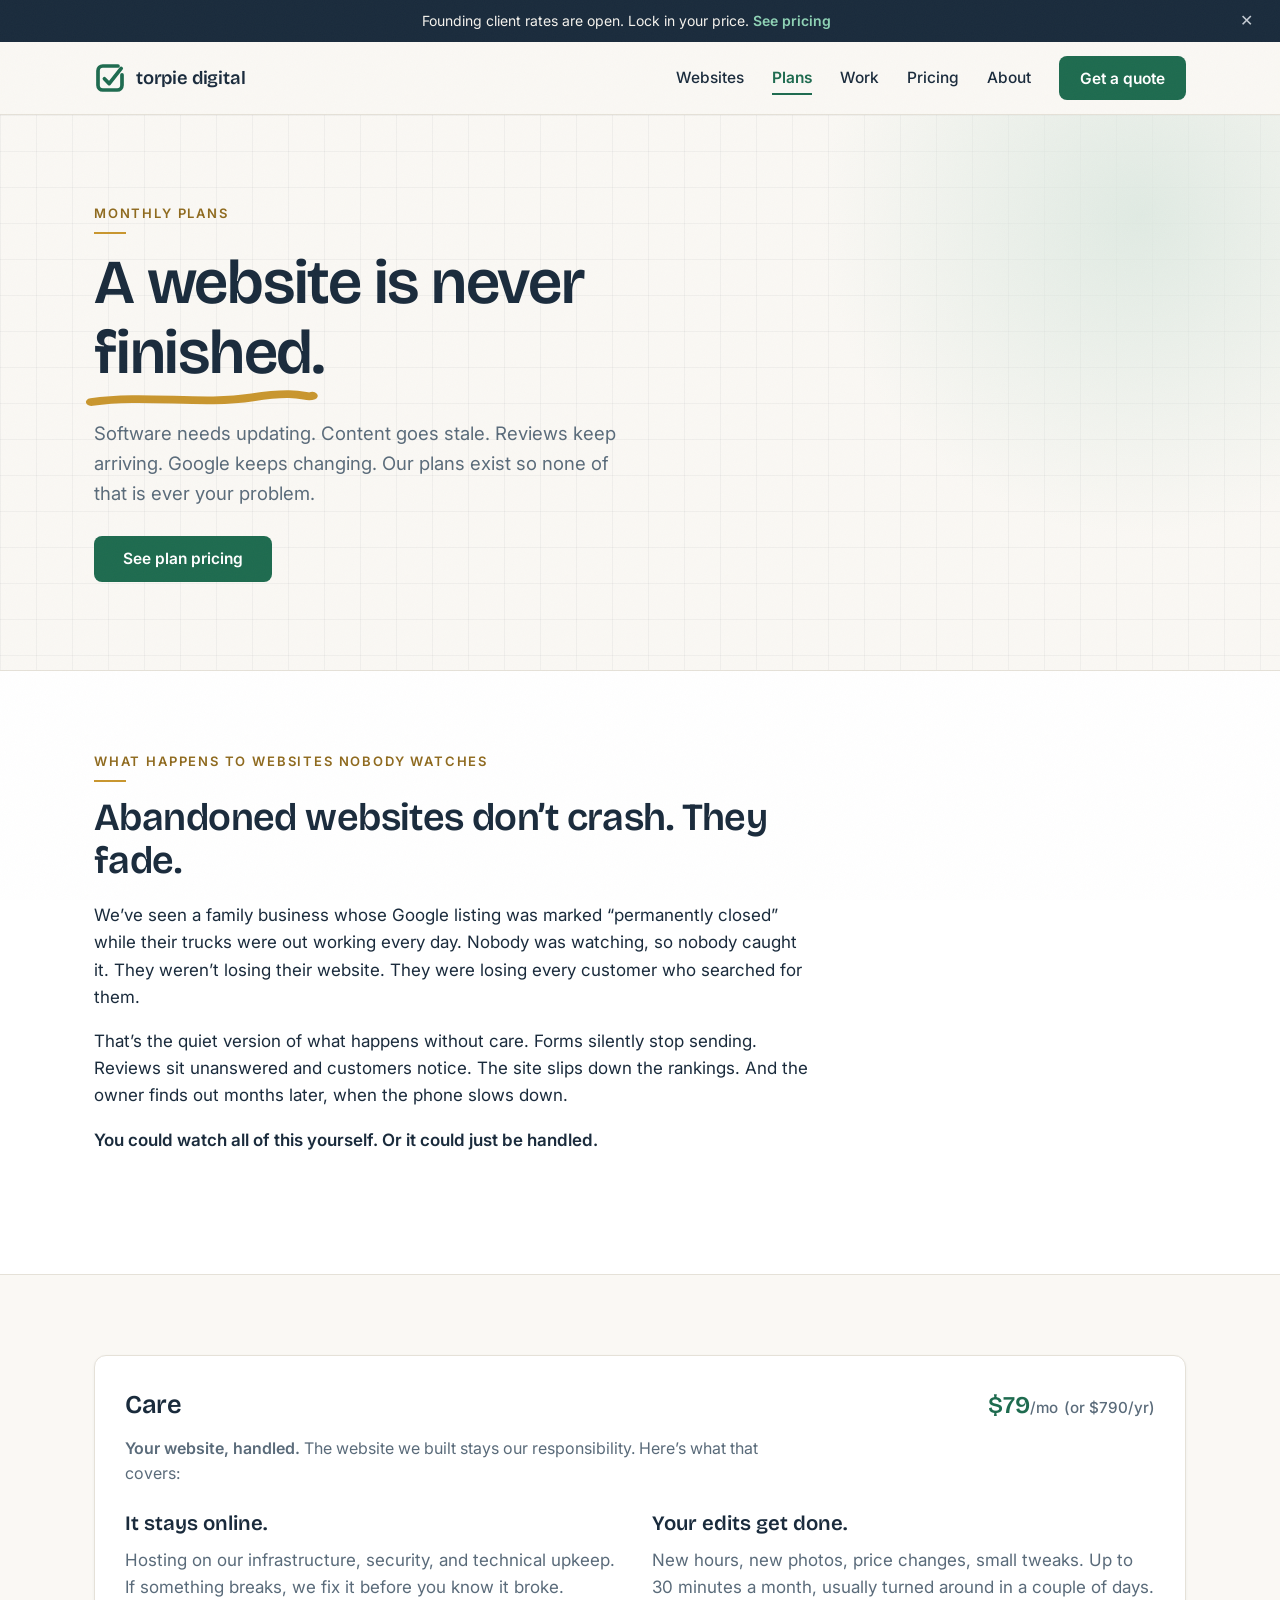
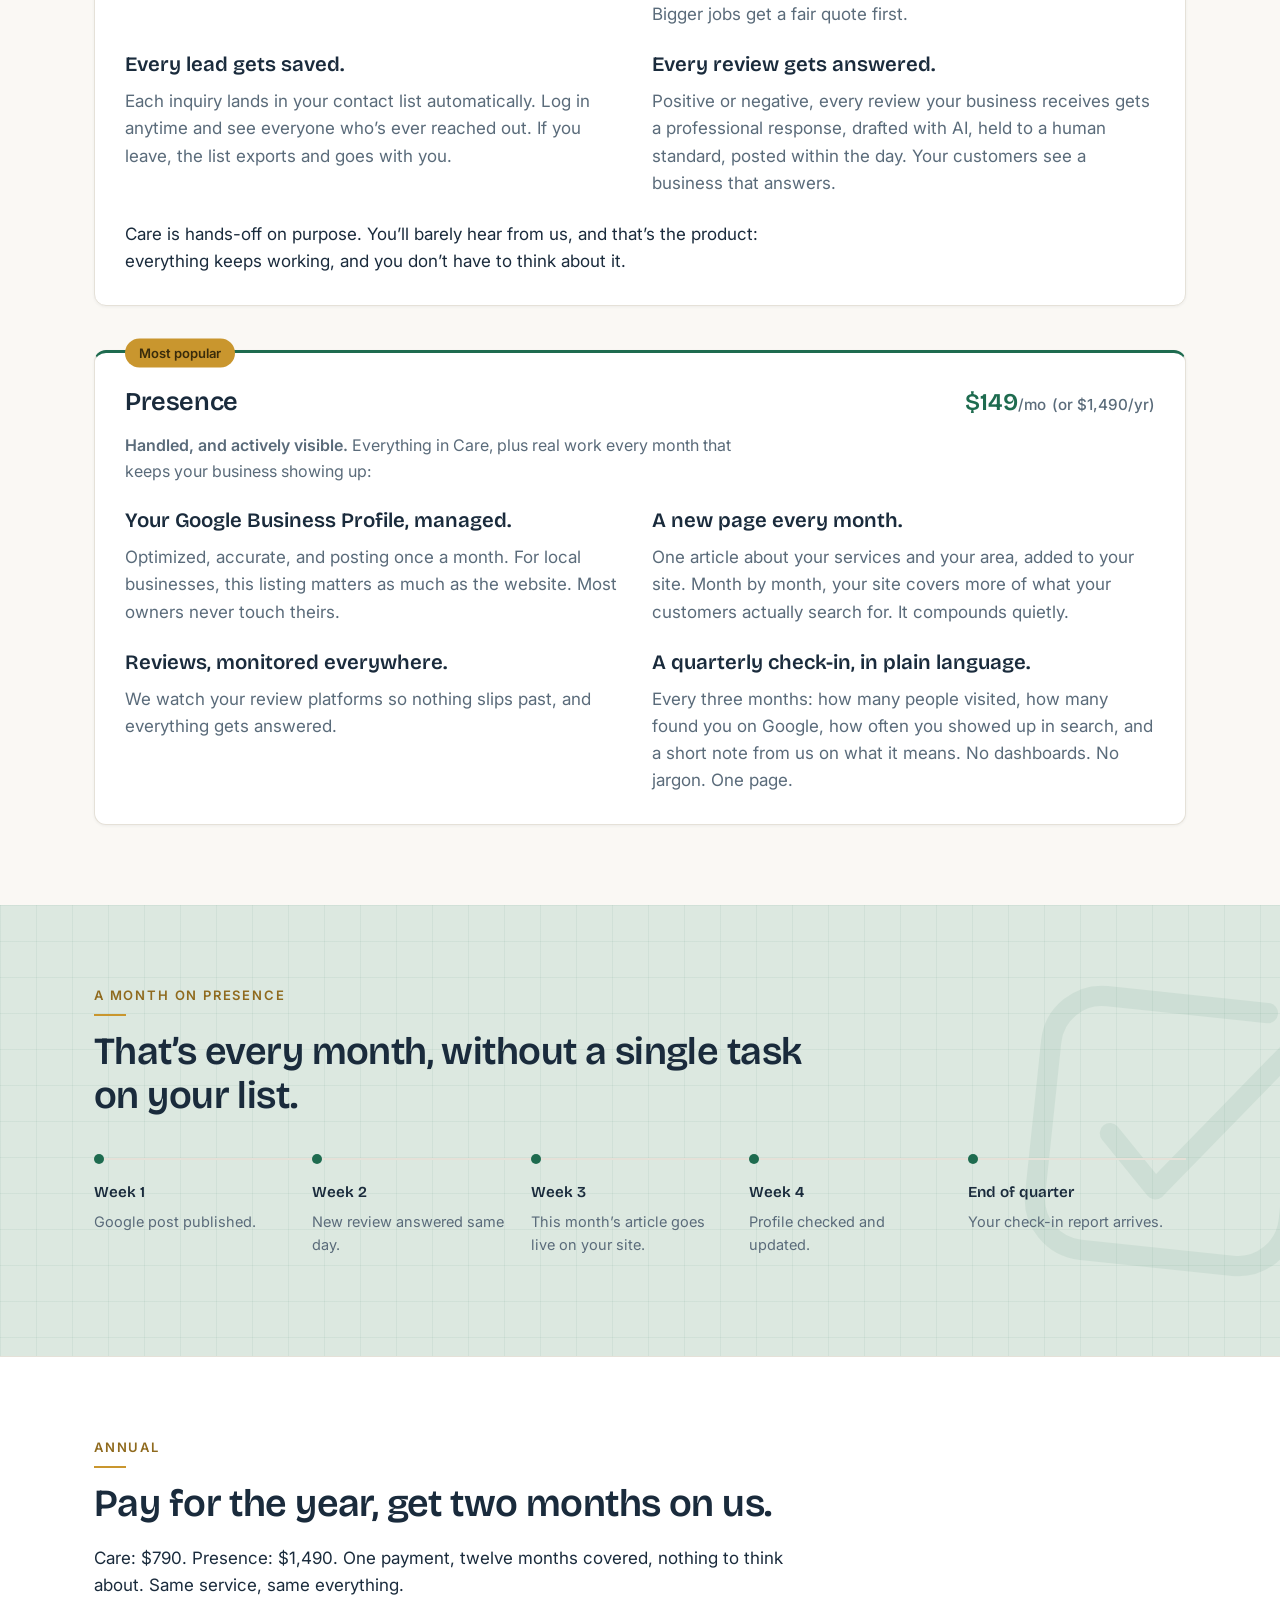
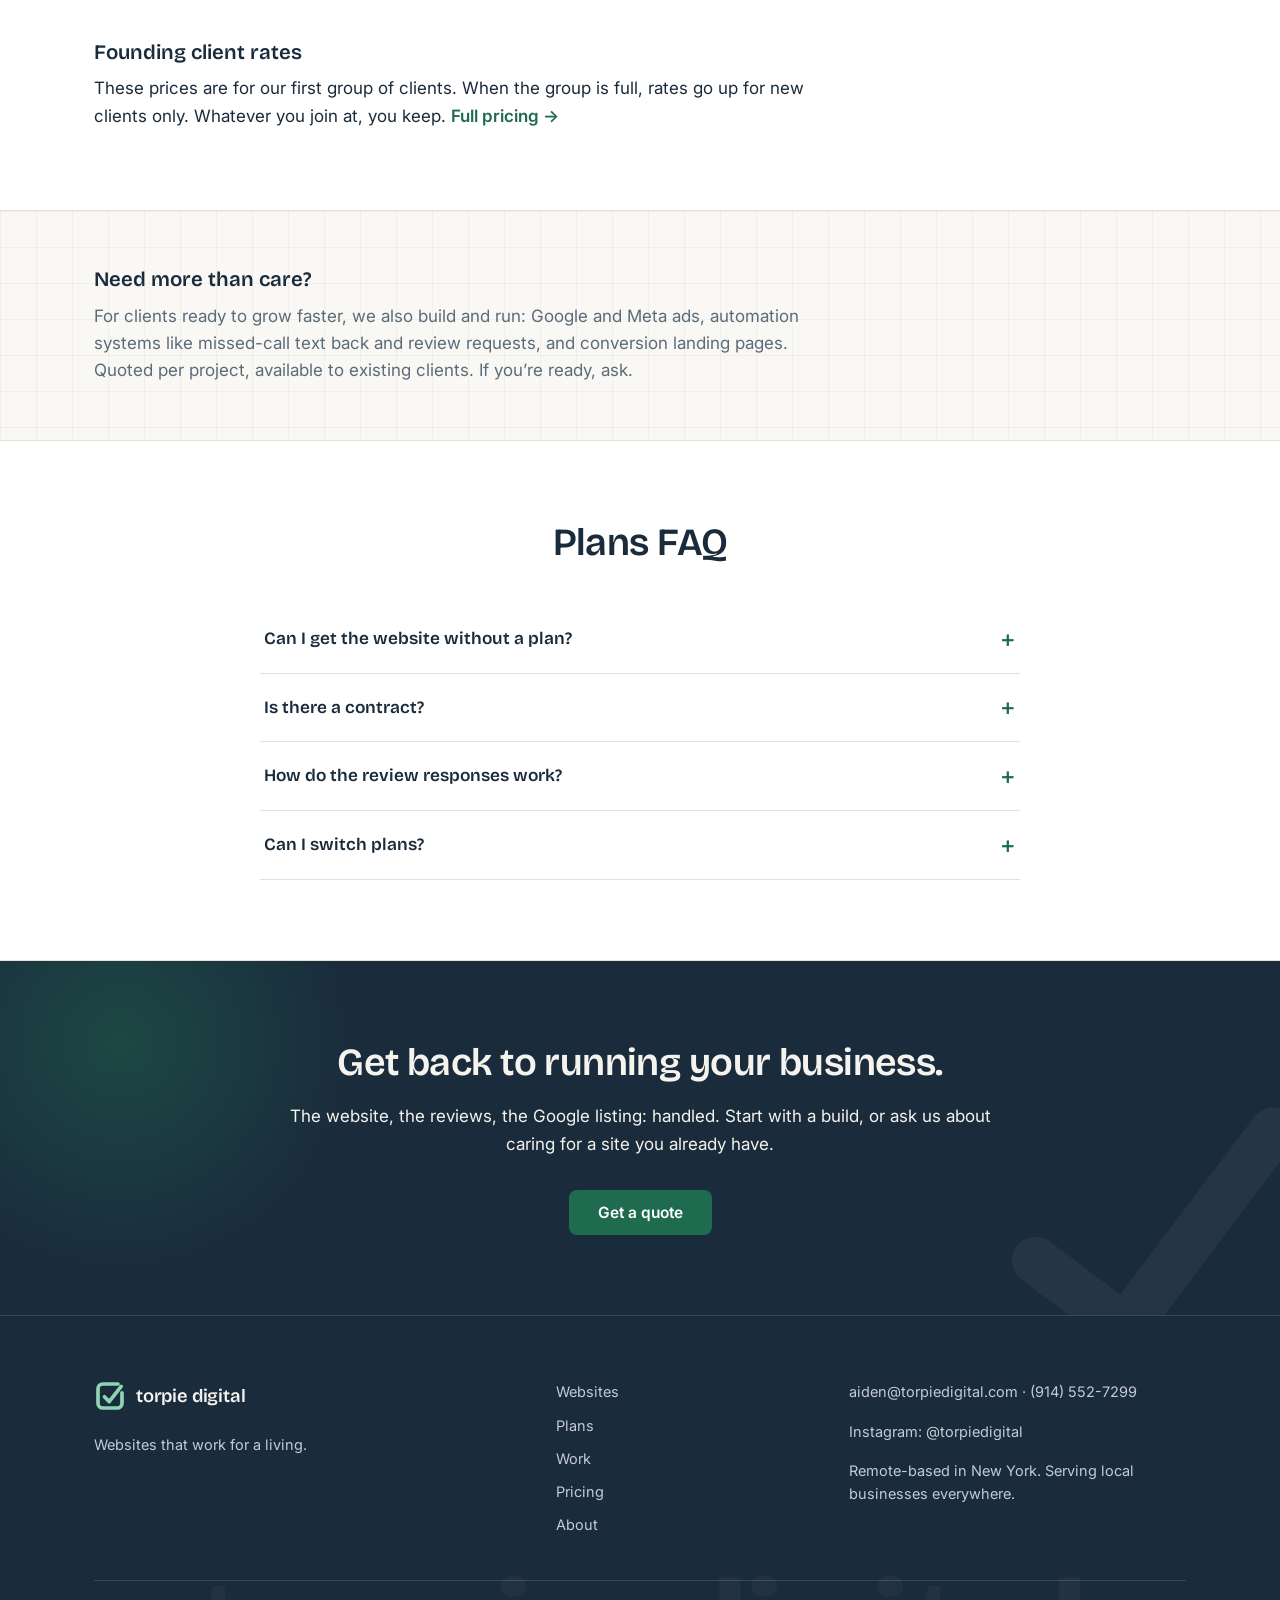
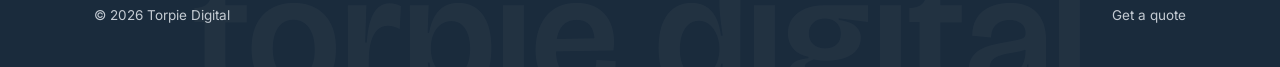
<file: plans/index.html>
<!DOCTYPE html>
<html lang="en">
<head>
<meta charset="utf-8">
<meta name="viewport" content="width=device-width, initial-scale=1">
<title>Monthly Website Care Plans | Torpie Digital</title>
<meta name="description" content="A website is never finished. Torpie Digital plans keep your site hosted, maintained, edited, and answered-for from $79 a month. No contracts, cancel anytime.">
<link rel="canonical" href="https://torpiedigital.com/plans/">
<meta property="og:type" content="website">
<meta property="og:site_name" content="Torpie Digital">
<meta property="og:title" content="Monthly Website Care Plans | Torpie Digital">
<meta property="og:description" content="A website is never finished. Torpie Digital plans keep your site hosted, maintained, edited, and answered-for from $79 a month. No contracts, cancel anytime.">
<meta property="og:url" content="https://torpiedigital.com/plans/">
<meta name="twitter:card" content="summary">
<meta name="theme-color" content="#1E6B4F">
<link rel="icon" type="image/svg+xml" href="/assets/img/favicon.svg">
<!-- GOOGLE SEARCH CONSOLE: paste the verification meta tag on the next line before launch -->
<!-- <meta name="google-site-verification" content="TOKEN"> -->
<link rel="preconnect" href="https://fonts.googleapis.com">
<link rel="preconnect" href="https://fonts.gstatic.com" crossorigin>
<link rel="stylesheet" href="https://fonts.googleapis.com/css2?family=Bricolage+Grotesque:wght@500;600&family=Inter:wght@400;500;600&display=swap">
<link rel="stylesheet" href="/assets/css/main.css">
<script type="application/ld+json">{"@context": "https://schema.org", "@type": "ProfessionalService", "name": "Torpie Digital", "url": "https://torpiedigital.com", "description": "Torpie Digital builds custom websites for local businesses and takes care of them after launch: hosting, updates, reviews, and Google presence.", "founder": {"@type": "Person", "name": "Aiden Torpie"}, "telephone": "+1-914-552-7299", "email": "aiden@torpiedigital.com", "sameAs": ["https://www.instagram.com/torpiedigital"], "areaServed": "United States", "address": {"@type": "PostalAddress", "addressRegion": "NY", "addressCountry": "US"}}</script>
<script type="application/ld+json">{"@context": "https://schema.org", "@type": "FAQPage", "mainEntity": [{"@type": "Question", "name": "Can I get the website without a plan?", "acceptedAnswer": {"@type": "Answer", "text": "Yes. The site is yours regardless. You\u2019d handle hosting, upkeep, forms, and reviews yourself. Most clients hand it to us."}}, {"@type": "Question", "name": "Is there a contract?", "acceptedAnswer": {"@type": "Answer", "text": "No. Monthly plans cancel anytime. If you go, you take your site, your domain, and your full contact list with you."}}, {"@type": "Question", "name": "How do the review responses work?", "acceptedAnswer": {"@type": "Answer", "text": "Every review gets a response, usually within the day. AI drafts them fast; we hold them to a human standard. Thank-yous for the good ones, calm and professional replies to the rough ones."}}, {"@type": "Question", "name": "Can I switch plans?", "acceptedAnswer": {"@type": "Answer", "text": "Anytime, prorated. Most clients start on Care and move up when they want more visibility."}}]}</script>
</head><body>
<a class="skip-link" href="#main">Skip to main content</a>
<div class="announcement" data-announcement hidden>
  <div class="container announcement__inner">
    <span>Founding client rates are open. Lock in your price. <a href="/pricing/">See pricing</a></span>
    <button class="announcement__close" type="button" data-announcement-close aria-label="Dismiss announcement">&#10005;</button>
  </div>
</div>
<header class="site-header">
  <div class="container site-header__inner">
    <a class="logo" href="/" aria-label="Torpie Digital home">
      <svg class="logo__mark" viewBox="0 0 40 40" aria-hidden="true" focusable="false"><path class="mark-frame" d="M30 5 H11 a6 6 0 0 0 -6 6 v18 a6 6 0 0 0 6 6 h18 a6 6 0 0 0 6 -6 V16" fill="none" stroke="#1E6B4F" stroke-width="4.6" stroke-linecap="round"/><path class="mark-check" d="M13 21 L19 27 L34 8" fill="none" stroke="#1E6B4F" stroke-width="4.6" stroke-linecap="round" stroke-linejoin="round"/></svg>
      <span class="logo__wordmark">torpie digital</span>
    </a>
    <button class="nav-toggle" type="button" data-nav-toggle aria-expanded="false" aria-controls="site-nav" aria-label="Menu">
      <svg class="icon-open" viewBox="0 0 24 24" fill="none" stroke="currentColor" stroke-width="2" stroke-linecap="round" aria-hidden="true"><path d="M4 7h16M4 12h16M4 17h16"/></svg>
      <svg class="icon-close" viewBox="0 0 24 24" fill="none" stroke="currentColor" stroke-width="2" stroke-linecap="round" aria-hidden="true"><path d="M6 6l12 12M18 6L6 18"/></svg>
    </button>
    <nav class="site-nav" id="site-nav" data-nav aria-label="Main">
      <a href="/websites/">Websites</a><a href="/plans/" aria-current="page">Plans</a><a href="/work/">Work</a><a href="/pricing/">Pricing</a><a href="/about/">About</a>
      <a class="btn btn-primary" data-track-cta="nav" href="/about/#contact">Get a quote</a>
    </nav>
  </div>
</header>
<main id="main">
<section class="hero hero--simple" aria-labelledby="hero-heading">
  <div class="container">
    <div class="section-head">
      <span class="eyebrow">Monthly plans</span>
      <h1 id="hero-heading">A website is never finished.</h1>
      <p class="hero__lede">Software needs updating. Content goes stale.
      Reviews keep arriving. Google keeps changing. Our plans exist so none of
      that is ever your problem.</p>
      <div class="hero__actions">
        <a class="btn btn-primary" href="/pricing/#plans">See plan pricing</a>
      </div>
    </div>
  </div>
</section>

<section class="section section--white" aria-labelledby="fade-heading">
  <div class="container">
    <div class="section-head reveal">
      <span class="eyebrow">What happens to websites nobody watches</span>
      <h2 id="fade-heading">Abandoned websites don’t crash. They fade.</h2>
      <p>We’ve seen a family business whose Google listing was marked
      “permanently closed” while their trucks were out working every
      day. Nobody was watching, so nobody caught it. They weren’t losing
      their website. They were losing every customer who searched for them.</p>
      <p>That’s the quiet version of what happens without care. Forms
      silently stop sending. Reviews sit unanswered and customers notice. The
      site slips down the rankings. And the owner finds out months later, when
      the phone slows down.</p>
      <p><strong>You could watch all of this yourself. Or it could just be
      handled.</strong></p>
    </div>
  </div>
</section>

<section class="section" aria-labelledby="care-heading">
  <div class="container">
    <article class="card reveal">
      <div class="price-line">
        <h2 id="care-heading" class="mt-0 h-md">Care</h2>
        <p class="price">$79<small>/mo</small> <small>(or $790/yr)</small></p>
      </div>
      <p class="lede"><strong>Your website, handled.</strong> The website we
      built stays our responsibility. Here’s what that covers:</p>
      <div class="grid grid-2 mt-3">
        <div>
          <h3>It stays online.</h3>
          <p class="text-muted">Hosting on our infrastructure, security, and
          technical upkeep. If something breaks, we fix it before you know it
          broke.</p>
        </div>
        <div>
          <h3>Your edits get done.</h3>
          <p class="text-muted">New hours, new photos, price changes, small
          tweaks. Up to 30 minutes a month, usually turned around in a couple
          of days. Bigger jobs get a fair quote first.</p>
        </div>
        <div>
          <h3>Every lead gets saved.</h3>
          <p class="text-muted">Each inquiry lands in your contact list
          automatically. Log in anytime and see everyone who’s ever
          reached out. If you leave, the list exports and goes with you.</p>
        </div>
        <div>
          <h3>Every review gets answered.</h3>
          <p class="text-muted">Positive or negative, every review your
          business receives gets a professional response, drafted with AI, held
          to a human standard, posted within the day. Your customers see a
          business that answers.</p>
        </div>
      </div>
      <p class="mt-3">Care is hands-off on purpose. You’ll barely hear
      from us, and that’s the product: everything keeps working, and you
      don’t have to think about it.</p>
    </article>

    <article class="card card--featured reveal plan-gap">
      <span class="card__flag">Most popular</span>
      <div class="price-line">
        <h2 class="mt-0 h-md">Presence</h2>
        <p class="price">$149<small>/mo</small> <small>(or $1,490/yr)</small></p>
      </div>
      <p class="lede"><strong>Handled, and actively visible.</strong>
      Everything in Care, plus real work every month that keeps your business
      showing up:</p>
      <div class="grid grid-2 mt-3">
        <div>
          <h3>Your Google Business Profile, managed.</h3>
          <p class="text-muted">Optimized, accurate, and posting once a month.
          For local businesses, this listing matters as much as the website.
          Most owners never touch theirs.</p>
        </div>
        <div>
          <h3>A new page every month.</h3>
          <p class="text-muted">One article about your services and your area,
          added to your site. Month by month, your site covers more of what
          your customers actually search for. It compounds quietly.</p>
        </div>
        <div>
          <h3>Reviews, monitored everywhere.</h3>
          <p class="text-muted">We watch your review platforms so nothing slips
          past, and everything gets answered.</p>
        </div>
        <div>
          <h3>A quarterly check-in, in plain language.</h3>
          <p class="text-muted">Every three months: how many people visited,
          how many found you on Google, how often you showed up in search, and
          a short note from us on what it means. No dashboards. No jargon. One
          page.</p>
        </div>
      </div>
    </article>
  </div>
</section>

<section class="section section--sage" aria-labelledby="month-heading">
  <div class="container">
    <div class="section-head reveal">
      <span class="eyebrow">A month on Presence</span>
      <h2 id="month-heading">That’s every month, without a single task on your list.</h2>
    </div>
    <div class="timeline reveal">
      <div class="timeline__item">
        <span class="timeline__week">Week 1</span>
        <p>Google post published.</p>
      </div>
      <div class="timeline__item">
        <span class="timeline__week">Week 2</span>
        <p>New review answered same day.</p>
      </div>
      <div class="timeline__item">
        <span class="timeline__week">Week 3</span>
        <p>This month’s article goes live on your site.</p>
      </div>
      <div class="timeline__item">
        <span class="timeline__week">Week 4</span>
        <p>Profile checked and updated.</p>
      </div>
      <div class="timeline__item">
        <span class="timeline__week">End of quarter</span>
        <p>Your check-in report arrives.</p>
      </div>
    </div>
  </div>
</section>

<section class="section section--white" aria-labelledby="annual-heading">
  <div class="container">
    <div class="section-head reveal">
      <span class="eyebrow">Annual</span>
      <h2 id="annual-heading">Pay for the year, get two months on us.</h2>
      <p>Care: $790. Presence: $1,490. One payment, twelve months covered,
      nothing to think about. Same service, same everything.</p>
    </div>
    <div class="reveal">
      <h3>Founding client rates</h3>
      <p>These prices are for our first group of clients. When the group is
      full, rates go up for new clients only. Whatever you join at, you keep.
      <a class="arrow-link" href="/pricing/">Full pricing &rarr;</a></p>
    </div>
  </div>
</section>

<section class="section--quiet section" aria-labelledby="more-heading">
  <div class="container">
    <div class="section-head reveal mb-0">
      <h3 id="more-heading">Need more than care?</h3>
      <p class="text-muted">For clients ready to grow faster, we also build and
      run: Google and Meta ads, automation systems like missed-call text back
      and review requests, and conversion landing pages. Quoted per project,
      available to existing clients. If you’re ready, ask.</p>
    </div>
  </div>
</section>

<section class="section section--white" aria-labelledby="faq-heading"><div class="container"><div class="section-head section-head--center"><h2 id="faq-heading">Plans FAQ</h2></div><div class="faq reveal"><details><summary>Can I get the website without a plan?</summary><div class="faq__answer">Yes. The site is yours regardless. You’d handle hosting, upkeep, forms, and reviews yourself. Most clients hand it to us.</div></details><details><summary>Is there a contract?</summary><div class="faq__answer">No. Monthly plans cancel anytime. If you go, you take your site, your domain, and your full contact list with you.</div></details><details><summary>How do the review responses work?</summary><div class="faq__answer">Every review gets a response, usually within the day. AI drafts them fast; we hold them to a human standard. Thank-yous for the good ones, calm and professional replies to the rough ones.</div></details><details><summary>Can I switch plans?</summary><div class="faq__answer">Anytime, prorated. Most clients start on Care and move up when they want more visibility.</div></details></div></div></section>

<section class="section section--dark" aria-labelledby="final-cta-heading"><div class="container center reveal"><h2 id="final-cta-heading">Get back to running your business.</h2><p>The website, the reviews, the Google listing: handled. Start with a build, or ask us about caring for a site you already have.</p><p class="mt-4"><a class="btn btn-primary" data-track-cta="final-cta" href="/about/#contact">Get a quote</a></p></div></section>
</main>
<footer class="site-footer">
  <div class="footer-ghost" aria-hidden="true">torpie digital</div>
  <div class="container">
    <div class="footer-grid">
      <div>
        <a class="logo" href="/" aria-label="Torpie Digital home">
          <svg class="logo__mark" viewBox="0 0 40 40" aria-hidden="true" focusable="false"><path class="mark-frame" d="M30 5 H11 a6 6 0 0 0 -6 6 v18 a6 6 0 0 0 6 6 h18 a6 6 0 0 0 6 -6 V16" fill="none" stroke="#8FD3B6" stroke-width="4.6" stroke-linecap="round"/><path class="mark-check" d="M13 21 L19 27 L34 8" fill="none" stroke="#8FD3B6" stroke-width="4.6" stroke-linecap="round" stroke-linejoin="round"/></svg>
          <span class="logo__wordmark">torpie digital</span>
        </a>
        <p class="footer-tagline">Websites that work for a living.</p>
      </div>
      <nav class="footer-nav" aria-label="Footer">
        <a href="/websites/">Websites</a>
        <a href="/plans/">Plans</a>
        <a href="/work/">Work</a>
        <a href="/pricing/">Pricing</a>
        <a href="/about/">About</a>
      </nav>
      <div class="flow">
        <p><a href="mailto:aiden@torpiedigital.com">aiden@torpiedigital.com</a> &middot; <a href="tel:+19145527299">(914) 552-7299</a></p>
        <p><a href="https://www.instagram.com/torpiedigital" target="_blank" rel="noopener">Instagram: @torpiedigital</a></p>
        <p>Remote-based in New York. Serving local businesses everywhere.</p>
      </div>
    </div>
    <div class="footer-bottom">
      <span>&copy; 2026 Torpie Digital</span>
      <a href="/about/#contact">Get a quote</a>
    </div>
  </div>
</footer>
<div class="sticky-cta" data-sticky-cta>
  <a class="btn btn-primary btn-block" data-track-cta="sticky-mobile" href="/about/#contact">Get a quote</a>
</div>
<script src="/assets/js/main.js" defer></script>
</body>
</html>
</file>
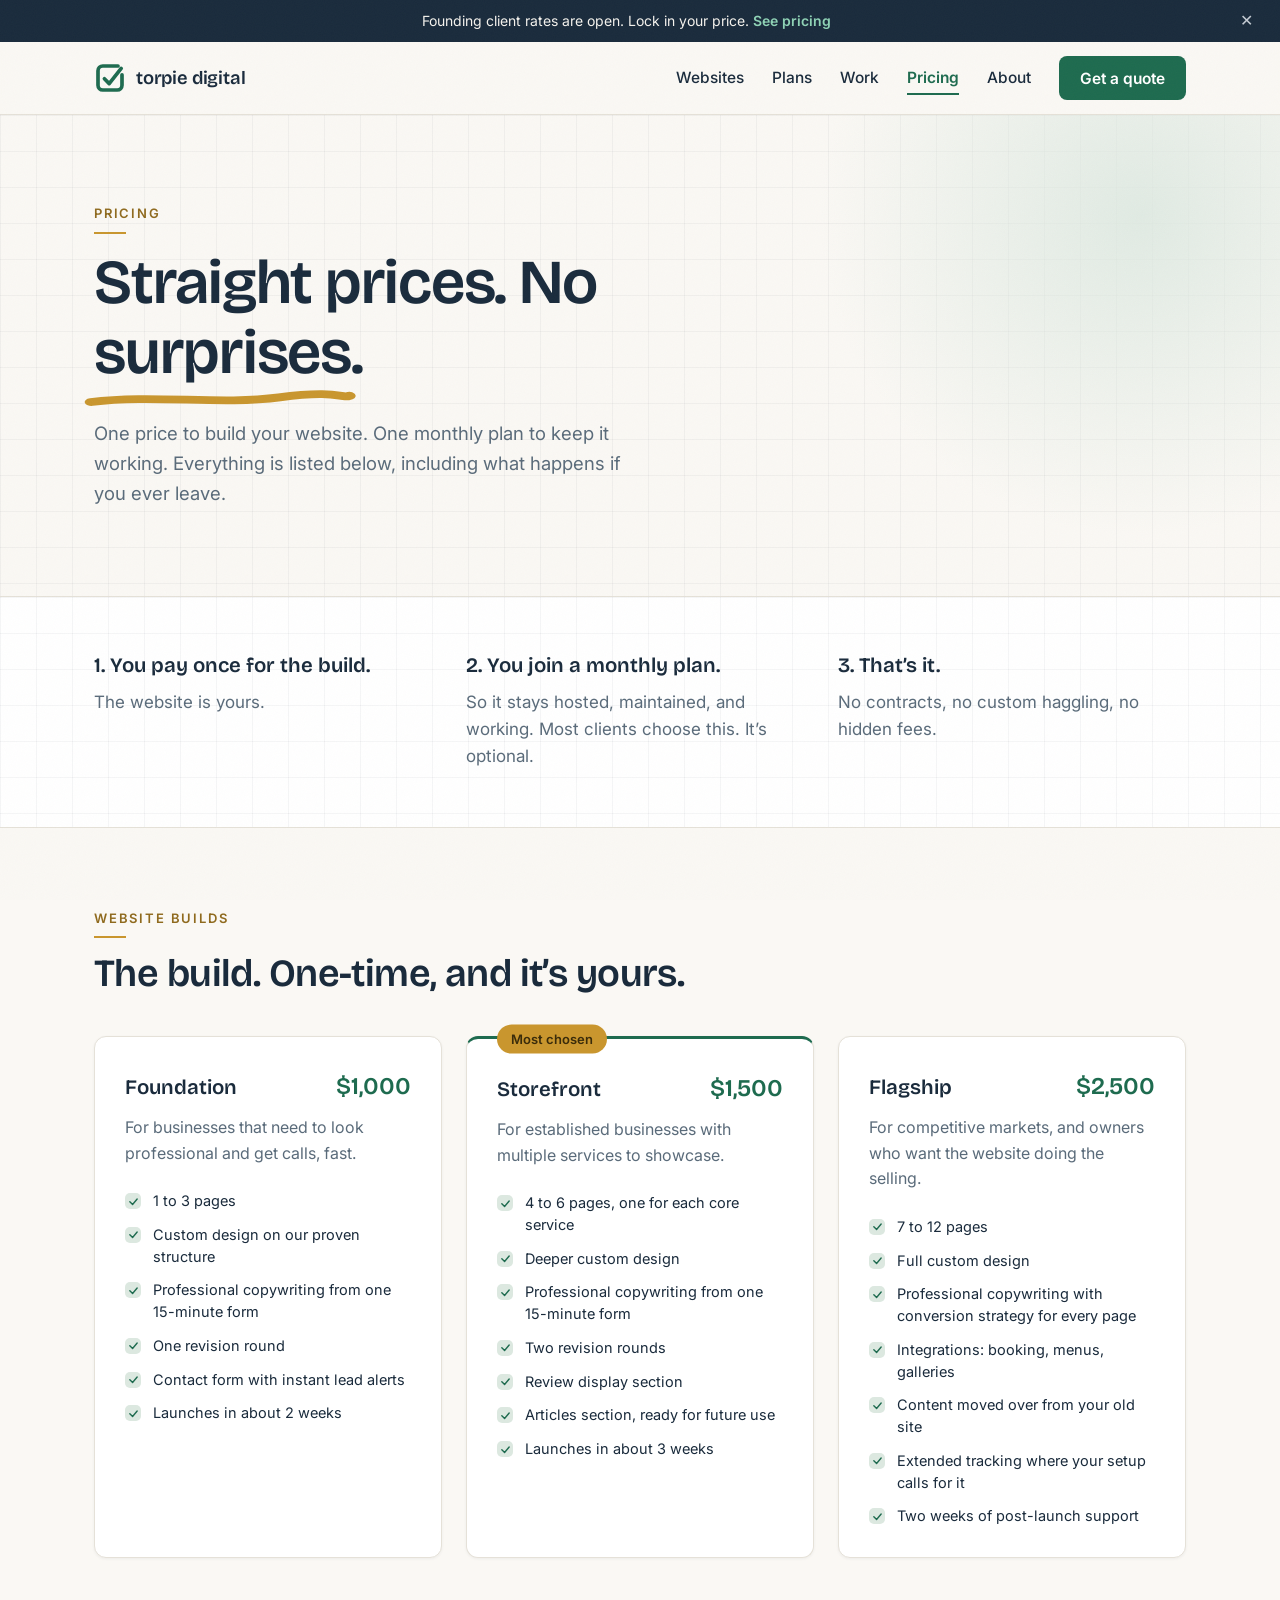
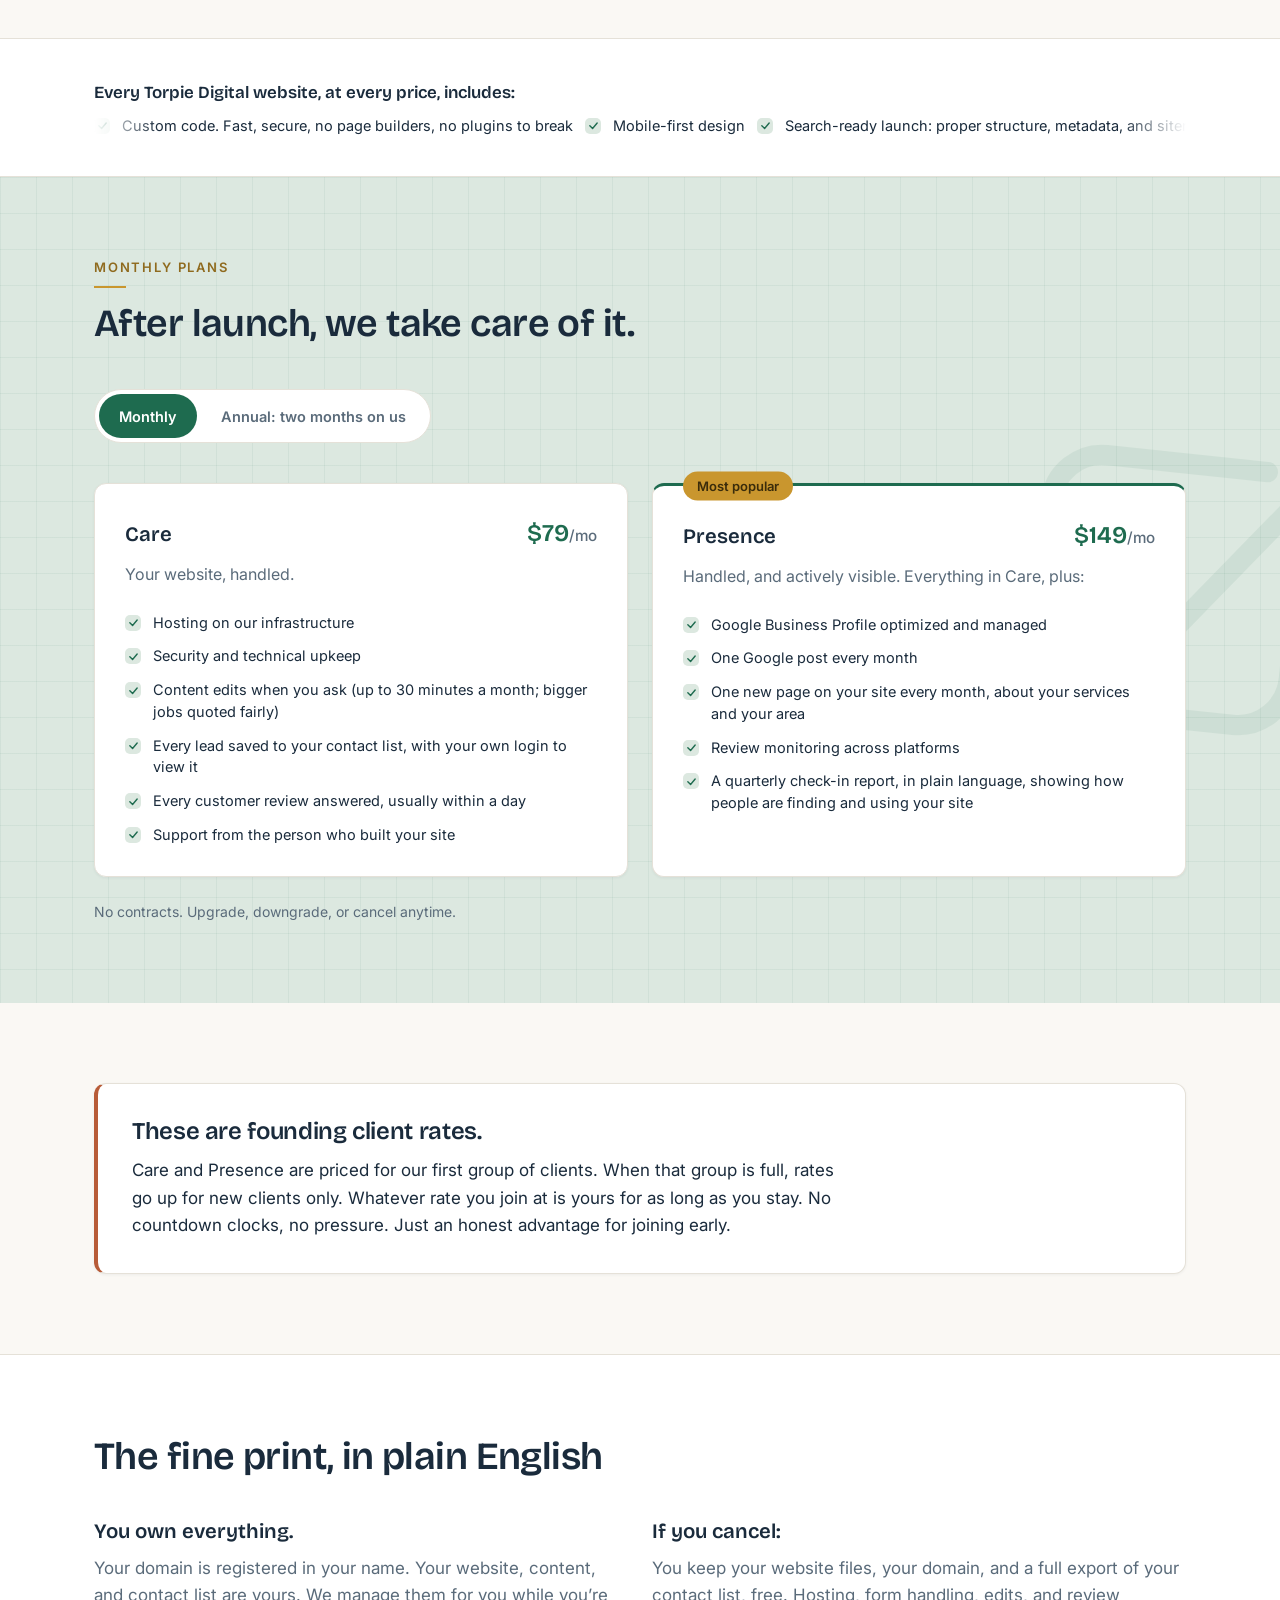
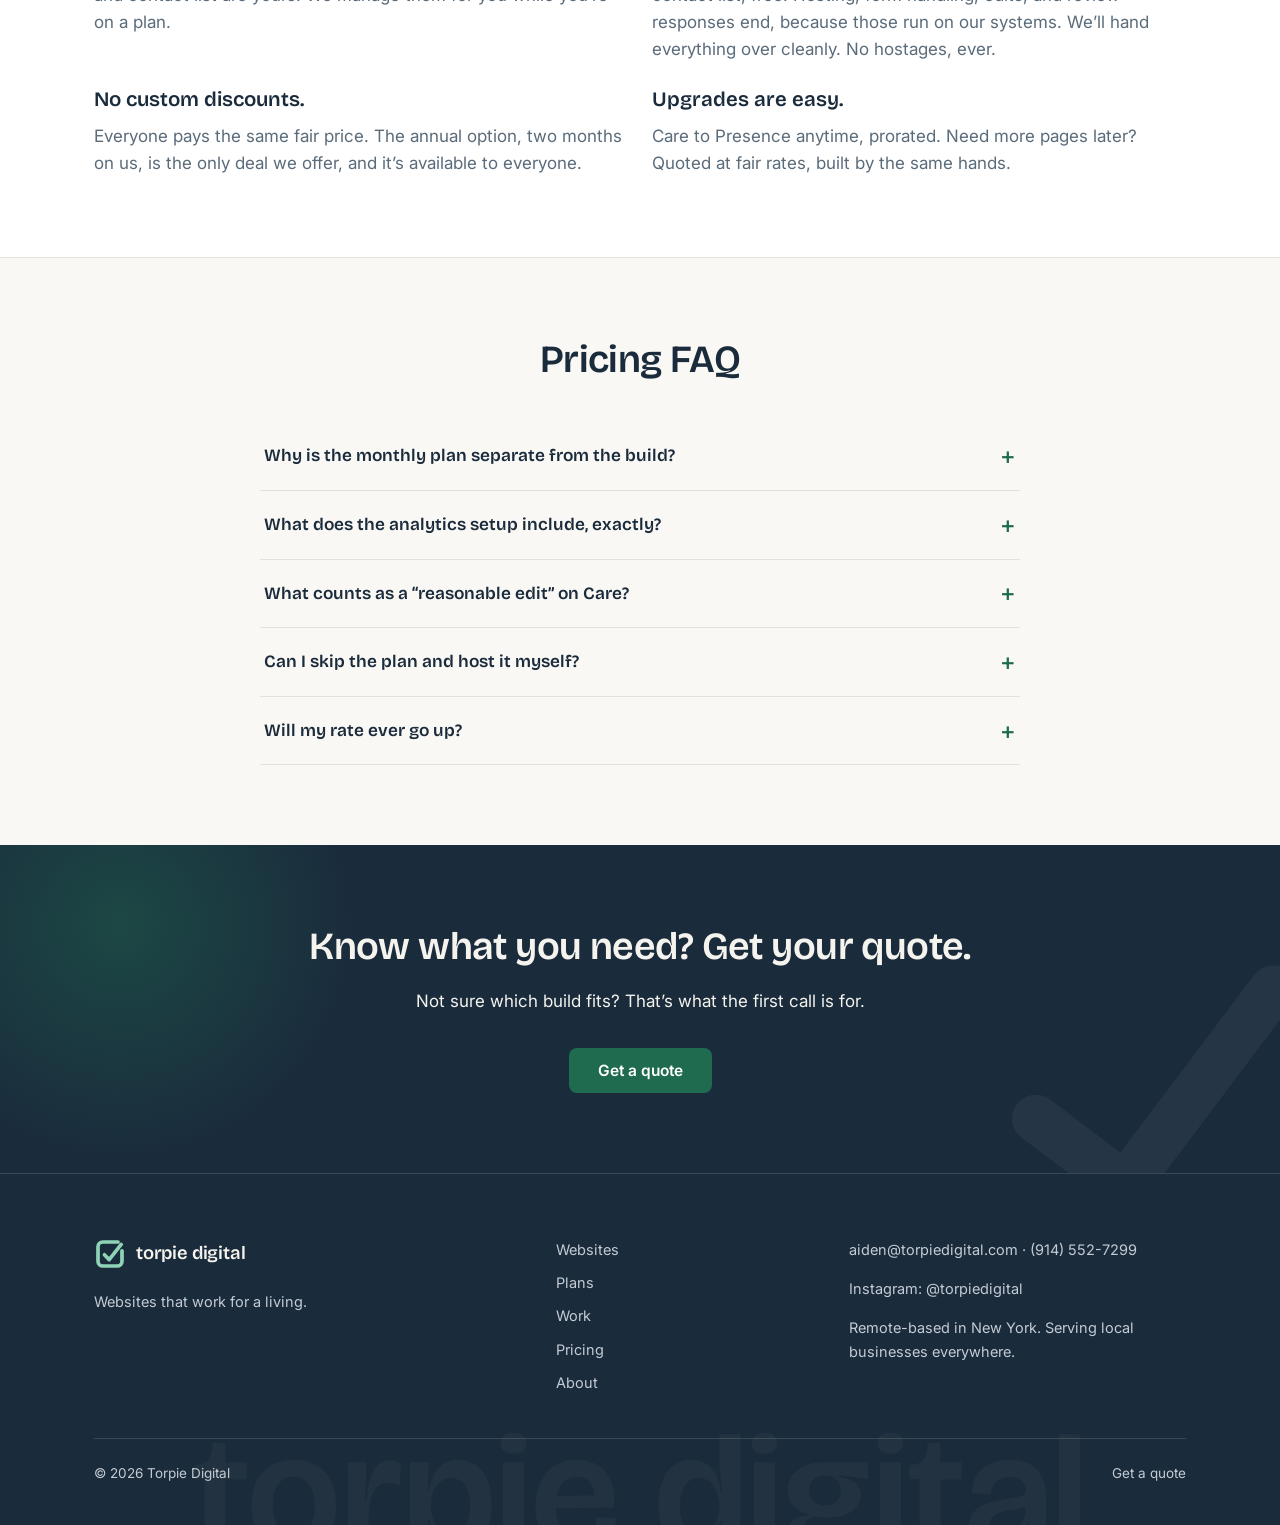
<file: pricing/index.html>
<!DOCTYPE html>
<html lang="en">
<head>
<meta charset="utf-8">
<meta name="viewport" content="width=device-width, initial-scale=1">
<title>Pricing | Torpie Digital</title>
<meta name="description" content="Straight prices, no surprises. Website builds from $1,000, monthly care plans from $79. Everything listed, including what happens if you ever leave.">
<link rel="canonical" href="https://torpiedigital.com/pricing/">
<meta property="og:type" content="website">
<meta property="og:site_name" content="Torpie Digital">
<meta property="og:title" content="Pricing | Torpie Digital">
<meta property="og:description" content="Straight prices, no surprises. Website builds from $1,000, monthly care plans from $79. Everything listed, including what happens if you ever leave.">
<meta property="og:url" content="https://torpiedigital.com/pricing/">
<meta name="twitter:card" content="summary">
<meta name="theme-color" content="#1E6B4F">
<link rel="icon" type="image/svg+xml" href="/assets/img/favicon.svg">
<!-- GOOGLE SEARCH CONSOLE: paste the verification meta tag on the next line before launch -->
<!-- <meta name="google-site-verification" content="TOKEN"> -->
<link rel="preconnect" href="https://fonts.googleapis.com">
<link rel="preconnect" href="https://fonts.gstatic.com" crossorigin>
<link rel="stylesheet" href="https://fonts.googleapis.com/css2?family=Bricolage+Grotesque:wght@500;600&family=Inter:wght@400;500;600&display=swap">
<link rel="stylesheet" href="/assets/css/main.css">
<script type="application/ld+json">{"@context": "https://schema.org", "@type": "ProfessionalService", "name": "Torpie Digital", "url": "https://torpiedigital.com", "description": "Torpie Digital builds custom websites for local businesses and takes care of them after launch: hosting, updates, reviews, and Google presence.", "founder": {"@type": "Person", "name": "Aiden Torpie"}, "telephone": "+1-914-552-7299", "email": "aiden@torpiedigital.com", "sameAs": ["https://www.instagram.com/torpiedigital"], "areaServed": "United States", "address": {"@type": "PostalAddress", "addressRegion": "NY", "addressCountry": "US"}}</script>
<script type="application/ld+json">{"@context": "https://schema.org", "@type": "FAQPage", "mainEntity": [{"@type": "Question", "name": "Why is the monthly plan separate from the build?", "acceptedAnswer": {"@type": "Answer", "text": "The build is a project: it starts and finishes. Keeping a website online, maintained, edited, and answered-for is ongoing work. Separating them means you only pay for ongoing work if you want it."}}, {"@type": "Question", "name": "What does the analytics setup include, exactly?", "acceptedAnswer": {"@type": "Answer", "text": "We install Google Analytics and Search Console, connect them, and verify at launch that both are collecting correctly. You\u2019ll always be able to see how people find and use your site. Ongoing reporting and strategy are separate work; Presence includes a quarterly plain-language check-in, and deeper reporting is available by quote."}}, {"@type": "Question", "name": "What counts as a \u201creasonable edit\u201d on Care?", "acceptedAnswer": {"@type": "Answer", "text": "Text changes, photo swaps, hours updates, small tweaks: up to about 30 minutes a month. New pages or redesign-level changes get a fair quote first. We\u2019ll always tell you before anything costs extra."}}, {"@type": "Question", "name": "Can I skip the plan and host it myself?", "acceptedAnswer": {"@type": "Answer", "text": "Yes. The site is yours. You\u2019d handle hosting, maintenance, forms, and reviews on your own or with another provider. Most clients do the math and hand it to us."}}, {"@type": "Question", "name": "Will my rate ever go up?", "acceptedAnswer": {"@type": "Answer", "text": "Not while you stay. Rate increases only apply to new clients."}}]}</script>
</head><body>
<a class="skip-link" href="#main">Skip to main content</a>
<div class="announcement" data-announcement hidden>
  <div class="container announcement__inner">
    <span>Founding client rates are open. Lock in your price. <a href="/pricing/">See pricing</a></span>
    <button class="announcement__close" type="button" data-announcement-close aria-label="Dismiss announcement">&#10005;</button>
  </div>
</div>
<header class="site-header">
  <div class="container site-header__inner">
    <a class="logo" href="/" aria-label="Torpie Digital home">
      <svg class="logo__mark" viewBox="0 0 40 40" aria-hidden="true" focusable="false"><path class="mark-frame" d="M30 5 H11 a6 6 0 0 0 -6 6 v18 a6 6 0 0 0 6 6 h18 a6 6 0 0 0 6 -6 V16" fill="none" stroke="#1E6B4F" stroke-width="4.6" stroke-linecap="round"/><path class="mark-check" d="M13 21 L19 27 L34 8" fill="none" stroke="#1E6B4F" stroke-width="4.6" stroke-linecap="round" stroke-linejoin="round"/></svg>
      <span class="logo__wordmark">torpie digital</span>
    </a>
    <button class="nav-toggle" type="button" data-nav-toggle aria-expanded="false" aria-controls="site-nav" aria-label="Menu">
      <svg class="icon-open" viewBox="0 0 24 24" fill="none" stroke="currentColor" stroke-width="2" stroke-linecap="round" aria-hidden="true"><path d="M4 7h16M4 12h16M4 17h16"/></svg>
      <svg class="icon-close" viewBox="0 0 24 24" fill="none" stroke="currentColor" stroke-width="2" stroke-linecap="round" aria-hidden="true"><path d="M6 6l12 12M18 6L6 18"/></svg>
    </button>
    <nav class="site-nav" id="site-nav" data-nav aria-label="Main">
      <a href="/websites/">Websites</a><a href="/plans/">Plans</a><a href="/work/">Work</a><a href="/pricing/" aria-current="page">Pricing</a><a href="/about/">About</a>
      <a class="btn btn-primary" data-track-cta="nav" href="/about/#contact">Get a quote</a>
    </nav>
  </div>
</header>
<main id="main">
<section class="hero hero--simple" aria-labelledby="hero-heading">
  <div class="container">
    <div class="section-head">
      <span class="eyebrow">Pricing</span>
      <h1 id="hero-heading">Straight prices. No surprises.</h1>
      <p class="hero__lede">One price to build your website. One monthly plan
      to keep it working. Everything is listed below, including what happens if
      you ever leave.</p>
    </div>
  </div>
</section>

<section class="section--white section--quiet" aria-label="How pricing works">
  <div class="container grid grid-3 reveal">
    <div>
      <h3>1. You pay once for the build.</h3>
      <p class="text-muted">The website is yours.</p>
    </div>
    <div>
      <h3>2. You join a monthly plan.</h3>
      <p class="text-muted">So it stays hosted, maintained, and working. Most
      clients choose this. It’s optional.</p>
    </div>
    <div>
      <h3>3. That’s it.</h3>
      <p class="text-muted">No contracts, no custom haggling, no hidden fees.</p>
    </div>
  </div>
</section>

<section class="section" id="builds" aria-labelledby="builds-heading">
  <div class="container">
    <div class="section-head reveal">
      <span class="eyebrow">Website builds</span>
      <h2 id="builds-heading">The build. One-time, and it’s yours.</h2>
    </div>
    <div class="grid grid-3">
      <article class="card reveal">
        <div class="price-line"><h3>Foundation</h3><p class="price">$1,000</p></div>
        <p class="lede">For businesses that need to look professional and get
        calls, fast.</p>
        <ul class="check-list mt-3"><li><span class="chip" aria-hidden="true"><svg viewBox="0 0 24 24" fill="none" stroke-width="3" stroke-linecap="round" stroke-linejoin="round" stroke="currentColor"><path d="M4 12.5 L10 18.5 L20 6.5"/></svg></span><span>1 to 3 pages</span></li><li><span class="chip" aria-hidden="true"><svg viewBox="0 0 24 24" fill="none" stroke-width="3" stroke-linecap="round" stroke-linejoin="round" stroke="currentColor"><path d="M4 12.5 L10 18.5 L20 6.5"/></svg></span><span>Custom design on our proven structure</span></li><li><span class="chip" aria-hidden="true"><svg viewBox="0 0 24 24" fill="none" stroke-width="3" stroke-linecap="round" stroke-linejoin="round" stroke="currentColor"><path d="M4 12.5 L10 18.5 L20 6.5"/></svg></span><span>Professional copywriting from one 15-minute form</span></li><li><span class="chip" aria-hidden="true"><svg viewBox="0 0 24 24" fill="none" stroke-width="3" stroke-linecap="round" stroke-linejoin="round" stroke="currentColor"><path d="M4 12.5 L10 18.5 L20 6.5"/></svg></span><span>One revision round</span></li><li><span class="chip" aria-hidden="true"><svg viewBox="0 0 24 24" fill="none" stroke-width="3" stroke-linecap="round" stroke-linejoin="round" stroke="currentColor"><path d="M4 12.5 L10 18.5 L20 6.5"/></svg></span><span>Contact form with instant lead alerts</span></li><li><span class="chip" aria-hidden="true"><svg viewBox="0 0 24 24" fill="none" stroke-width="3" stroke-linecap="round" stroke-linejoin="round" stroke="currentColor"><path d="M4 12.5 L10 18.5 L20 6.5"/></svg></span><span>Launches in about 2 weeks</span></li></ul>
      </article>
      <article class="card card--featured reveal">
        <span class="card__flag">Most chosen</span>
        <div class="price-line"><h3>Storefront</h3><p class="price">$1,500</p></div>
        <p class="lede">For established businesses with multiple services to
        showcase.</p>
        <ul class="check-list mt-3"><li><span class="chip" aria-hidden="true"><svg viewBox="0 0 24 24" fill="none" stroke-width="3" stroke-linecap="round" stroke-linejoin="round" stroke="currentColor"><path d="M4 12.5 L10 18.5 L20 6.5"/></svg></span><span>4 to 6 pages, one for each core service</span></li><li><span class="chip" aria-hidden="true"><svg viewBox="0 0 24 24" fill="none" stroke-width="3" stroke-linecap="round" stroke-linejoin="round" stroke="currentColor"><path d="M4 12.5 L10 18.5 L20 6.5"/></svg></span><span>Deeper custom design</span></li><li><span class="chip" aria-hidden="true"><svg viewBox="0 0 24 24" fill="none" stroke-width="3" stroke-linecap="round" stroke-linejoin="round" stroke="currentColor"><path d="M4 12.5 L10 18.5 L20 6.5"/></svg></span><span>Professional copywriting from one 15-minute form</span></li><li><span class="chip" aria-hidden="true"><svg viewBox="0 0 24 24" fill="none" stroke-width="3" stroke-linecap="round" stroke-linejoin="round" stroke="currentColor"><path d="M4 12.5 L10 18.5 L20 6.5"/></svg></span><span>Two revision rounds</span></li><li><span class="chip" aria-hidden="true"><svg viewBox="0 0 24 24" fill="none" stroke-width="3" stroke-linecap="round" stroke-linejoin="round" stroke="currentColor"><path d="M4 12.5 L10 18.5 L20 6.5"/></svg></span><span>Review display section</span></li><li><span class="chip" aria-hidden="true"><svg viewBox="0 0 24 24" fill="none" stroke-width="3" stroke-linecap="round" stroke-linejoin="round" stroke="currentColor"><path d="M4 12.5 L10 18.5 L20 6.5"/></svg></span><span>Articles section, ready for future use</span></li><li><span class="chip" aria-hidden="true"><svg viewBox="0 0 24 24" fill="none" stroke-width="3" stroke-linecap="round" stroke-linejoin="round" stroke="currentColor"><path d="M4 12.5 L10 18.5 L20 6.5"/></svg></span><span>Launches in about 3 weeks</span></li></ul>
      </article>
      <article class="card reveal">
        <div class="price-line"><h3>Flagship</h3><p class="price">$2,500</p></div>
        <p class="lede">For competitive markets, and owners who want the
        website doing the selling.</p>
        <ul class="check-list mt-3"><li><span class="chip" aria-hidden="true"><svg viewBox="0 0 24 24" fill="none" stroke-width="3" stroke-linecap="round" stroke-linejoin="round" stroke="currentColor"><path d="M4 12.5 L10 18.5 L20 6.5"/></svg></span><span>7 to 12 pages</span></li><li><span class="chip" aria-hidden="true"><svg viewBox="0 0 24 24" fill="none" stroke-width="3" stroke-linecap="round" stroke-linejoin="round" stroke="currentColor"><path d="M4 12.5 L10 18.5 L20 6.5"/></svg></span><span>Full custom design</span></li><li><span class="chip" aria-hidden="true"><svg viewBox="0 0 24 24" fill="none" stroke-width="3" stroke-linecap="round" stroke-linejoin="round" stroke="currentColor"><path d="M4 12.5 L10 18.5 L20 6.5"/></svg></span><span>Professional copywriting with conversion strategy for every page</span></li><li><span class="chip" aria-hidden="true"><svg viewBox="0 0 24 24" fill="none" stroke-width="3" stroke-linecap="round" stroke-linejoin="round" stroke="currentColor"><path d="M4 12.5 L10 18.5 L20 6.5"/></svg></span><span>Integrations: booking, menus, galleries</span></li><li><span class="chip" aria-hidden="true"><svg viewBox="0 0 24 24" fill="none" stroke-width="3" stroke-linecap="round" stroke-linejoin="round" stroke="currentColor"><path d="M4 12.5 L10 18.5 L20 6.5"/></svg></span><span>Content moved over from your old site</span></li><li><span class="chip" aria-hidden="true"><svg viewBox="0 0 24 24" fill="none" stroke-width="3" stroke-linecap="round" stroke-linejoin="round" stroke="currentColor"><path d="M4 12.5 L10 18.5 L20 6.5"/></svg></span><span>Extended tracking where your setup calls for it</span></li><li><span class="chip" aria-hidden="true"><svg viewBox="0 0 24 24" fill="none" stroke-width="3" stroke-linecap="round" stroke-linejoin="round" stroke="currentColor"><path d="M4 12.5 L10 18.5 L20 6.5"/></svg></span><span>Two weeks of post-launch support</span></li></ul>
      </article>
    </div>
  </div>
</section>

<div class="divider-band" aria-labelledby="every-build-heading">
  <div class="container reveal">
    <h4 id="every-build-heading">Every Torpie Digital website, at every price, includes:</h4>
    <ul class="check-list check-list--inline"><li><span class="chip" aria-hidden="true"><svg viewBox="0 0 24 24" fill="none" stroke-width="3" stroke-linecap="round" stroke-linejoin="round" stroke="currentColor"><path d="M4 12.5 L10 18.5 L20 6.5"/></svg></span><span>Custom code. Fast, secure, no page builders, no plugins to break</span></li><li><span class="chip" aria-hidden="true"><svg viewBox="0 0 24 24" fill="none" stroke-width="3" stroke-linecap="round" stroke-linejoin="round" stroke="currentColor"><path d="M4 12.5 L10 18.5 L20 6.5"/></svg></span><span>Mobile-first design</span></li><li><span class="chip" aria-hidden="true"><svg viewBox="0 0 24 24" fill="none" stroke-width="3" stroke-linecap="round" stroke-linejoin="round" stroke="currentColor"><path d="M4 12.5 L10 18.5 L20 6.5"/></svg></span><span>Search-ready launch: proper structure, metadata, and sitemap so Google can find and read your site from day one</span></li><li><span class="chip" aria-hidden="true"><svg viewBox="0 0 24 24" fill="none" stroke-width="3" stroke-linecap="round" stroke-linejoin="round" stroke="currentColor"><path d="M4 12.5 L10 18.5 L20 6.5"/></svg></span><span>Google Analytics and Google Search Console, set up, connected, and verified working at launch</span></li><li><span class="chip" aria-hidden="true"><svg viewBox="0 0 24 24" fill="none" stroke-width="3" stroke-linecap="round" stroke-linejoin="round" stroke="currentColor"><path d="M4 12.5 L10 18.5 L20 6.5"/></svg></span><span>Professional copywriting from one 15-minute intake form</span></li><li><span class="chip" aria-hidden="true"><svg viewBox="0 0 24 24" fill="none" stroke-width="3" stroke-linecap="round" stroke-linejoin="round" stroke="currentColor"><path d="M4 12.5 L10 18.5 L20 6.5"/></svg></span><span>Working forms: your customer gets a confirmation, you get the lead instantly</span></li><li><span class="chip" aria-hidden="true"><svg viewBox="0 0 24 24" fill="none" stroke-width="3" stroke-linecap="round" stroke-linejoin="round" stroke="currentColor"><path d="M4 12.5 L10 18.5 L20 6.5"/></svg></span><span>SSL security</span></li><li><span class="chip" aria-hidden="true"><svg viewBox="0 0 24 24" fill="none" stroke-width="3" stroke-linecap="round" stroke-linejoin="round" stroke="currentColor"><path d="M4 12.5 L10 18.5 L20 6.5"/></svg></span><span>Full ownership. Your domain, your site, your content</span></li></ul>
  </div>
</div>

<section class="section section--sage" id="plans" aria-labelledby="plans-heading" data-billing="monthly">
  <div class="container">
    <div class="section-head reveal">
      <span class="eyebrow">Monthly plans</span>
      <h2 id="plans-heading">After launch, we take care of it.</h2>
      <div class="toggle mt-3" role="group" aria-label="Billing period">
        <button type="button" data-billing-choice="monthly" aria-pressed="true">Monthly</button>
        <button type="button" data-billing-choice="annual" aria-pressed="false">Annual: two months on us</button>
      </div>
    </div>
    <div class="grid grid-2">
      <article class="card reveal">
        <div class="price-line">
          <h3>Care</h3>
          <p class="price">
            <span class="monthly-price">$79<small>/mo</small></span>
            <span class="annual-price">$790<small>/yr</small></span>
          </p>
        </div>
        <p class="lede">Your website, handled.</p>
        <ul class="check-list mt-3"><li><span class="chip" aria-hidden="true"><svg viewBox="0 0 24 24" fill="none" stroke-width="3" stroke-linecap="round" stroke-linejoin="round" stroke="currentColor"><path d="M4 12.5 L10 18.5 L20 6.5"/></svg></span><span>Hosting on our infrastructure</span></li><li><span class="chip" aria-hidden="true"><svg viewBox="0 0 24 24" fill="none" stroke-width="3" stroke-linecap="round" stroke-linejoin="round" stroke="currentColor"><path d="M4 12.5 L10 18.5 L20 6.5"/></svg></span><span>Security and technical upkeep</span></li><li><span class="chip" aria-hidden="true"><svg viewBox="0 0 24 24" fill="none" stroke-width="3" stroke-linecap="round" stroke-linejoin="round" stroke="currentColor"><path d="M4 12.5 L10 18.5 L20 6.5"/></svg></span><span>Content edits when you ask (up to 30 minutes a month; bigger jobs quoted fairly)</span></li><li><span class="chip" aria-hidden="true"><svg viewBox="0 0 24 24" fill="none" stroke-width="3" stroke-linecap="round" stroke-linejoin="round" stroke="currentColor"><path d="M4 12.5 L10 18.5 L20 6.5"/></svg></span><span>Every lead saved to your contact list, with your own login to view it</span></li><li><span class="chip" aria-hidden="true"><svg viewBox="0 0 24 24" fill="none" stroke-width="3" stroke-linecap="round" stroke-linejoin="round" stroke="currentColor"><path d="M4 12.5 L10 18.5 L20 6.5"/></svg></span><span>Every customer review answered, usually within a day</span></li><li><span class="chip" aria-hidden="true"><svg viewBox="0 0 24 24" fill="none" stroke-width="3" stroke-linecap="round" stroke-linejoin="round" stroke="currentColor"><path d="M4 12.5 L10 18.5 L20 6.5"/></svg></span><span>Support from the person who built your site</span></li></ul>
      </article>
      <article class="card card--featured reveal">
        <span class="card__flag">Most popular</span>
        <div class="price-line">
          <h3>Presence</h3>
          <p class="price">
            <span class="monthly-price">$149<small>/mo</small></span>
            <span class="annual-price">$1,490<small>/yr</small></span>
          </p>
        </div>
        <p class="lede">Handled, and actively visible. Everything in Care, plus:</p>
        <ul class="check-list mt-3"><li><span class="chip" aria-hidden="true"><svg viewBox="0 0 24 24" fill="none" stroke-width="3" stroke-linecap="round" stroke-linejoin="round" stroke="currentColor"><path d="M4 12.5 L10 18.5 L20 6.5"/></svg></span><span>Google Business Profile optimized and managed</span></li><li><span class="chip" aria-hidden="true"><svg viewBox="0 0 24 24" fill="none" stroke-width="3" stroke-linecap="round" stroke-linejoin="round" stroke="currentColor"><path d="M4 12.5 L10 18.5 L20 6.5"/></svg></span><span>One Google post every month</span></li><li><span class="chip" aria-hidden="true"><svg viewBox="0 0 24 24" fill="none" stroke-width="3" stroke-linecap="round" stroke-linejoin="round" stroke="currentColor"><path d="M4 12.5 L10 18.5 L20 6.5"/></svg></span><span>One new page on your site every month, about your services and your area</span></li><li><span class="chip" aria-hidden="true"><svg viewBox="0 0 24 24" fill="none" stroke-width="3" stroke-linecap="round" stroke-linejoin="round" stroke="currentColor"><path d="M4 12.5 L10 18.5 L20 6.5"/></svg></span><span>Review monitoring across platforms</span></li><li><span class="chip" aria-hidden="true"><svg viewBox="0 0 24 24" fill="none" stroke-width="3" stroke-linecap="round" stroke-linejoin="round" stroke="currentColor"><path d="M4 12.5 L10 18.5 L20 6.5"/></svg></span><span>A quarterly check-in report, in plain language, showing how people are finding and using your site</span></li></ul>
      </article>
    </div>
    <p class="small text-muted mt-3 reveal">No contracts. Upgrade, downgrade,
    or cancel anytime.</p>
  </div>
</section>

<section class="section" aria-labelledby="founding-heading">
  <div class="container">
    <div class="founding-block reveal">
      <h2 id="founding-heading" class="h-sm">These are founding client rates.</h2>
      <p>Care and Presence are priced for our first group of clients. When that
      group is full, rates go up for new clients only. Whatever rate you join
      at is yours for as long as you stay. No countdown clocks, no pressure.
      Just an honest advantage for joining early.</p>
    </div>
  </div>
</section>

<section class="section section--white" aria-labelledby="fine-print-heading">
  <div class="container">
    <div class="section-head reveal">
      <h2 id="fine-print-heading">The fine print, in plain English</h2>
    </div>
    <div class="grid grid-2">
      <div class="reveal">
        <h3>You own everything.</h3>
        <p class="text-muted">Your domain is registered in your name. Your
        website, content, and contact list are yours. We manage them for you
        while you’re on a plan.</p>
      </div>
      <div class="reveal">
        <h3>If you cancel:</h3>
        <p class="text-muted">You keep your website files, your domain, and a
        full export of your contact list, free. Hosting, form handling, edits,
        and review responses end, because those run on our systems. We’ll
        hand everything over cleanly. No hostages, ever.</p>
      </div>
      <div class="reveal">
        <h3>No custom discounts.</h3>
        <p class="text-muted">Everyone pays the same fair price. The annual
        option, two months on us, is the only deal we offer, and it’s
        available to everyone.</p>
      </div>
      <div class="reveal">
        <h3>Upgrades are easy.</h3>
        <p class="text-muted">Care to Presence anytime, prorated. Need more
        pages later? Quoted at fair rates, built by the same hands.</p>
      </div>
    </div>
  </div>
</section>

<section class="section" aria-labelledby="faq-heading"><div class="container"><div class="section-head section-head--center"><h2 id="faq-heading">Pricing FAQ</h2></div><div class="faq reveal"><details><summary>Why is the monthly plan separate from the build?</summary><div class="faq__answer">The build is a project: it starts and finishes. Keeping a website online, maintained, edited, and answered-for is ongoing work. Separating them means you only pay for ongoing work if you want it.</div></details><details><summary>What does the analytics setup include, exactly?</summary><div class="faq__answer">We install Google Analytics and Search Console, connect them, and verify at launch that both are collecting correctly. You’ll always be able to see how people find and use your site. Ongoing reporting and strategy are separate work; Presence includes a quarterly plain-language check-in, and deeper reporting is available by quote.</div></details><details><summary>What counts as a “reasonable edit” on Care?</summary><div class="faq__answer">Text changes, photo swaps, hours updates, small tweaks: up to about 30 minutes a month. New pages or redesign-level changes get a fair quote first. We’ll always tell you before anything costs extra.</div></details><details><summary>Can I skip the plan and host it myself?</summary><div class="faq__answer">Yes. The site is yours. You’d handle hosting, maintenance, forms, and reviews on your own or with another provider. Most clients do the math and hand it to us.</div></details><details><summary>Will my rate ever go up?</summary><div class="faq__answer">Not while you stay. Rate increases only apply to new clients.</div></details></div></div></section>

<section class="section section--dark" aria-labelledby="final-cta-heading"><div class="container center reveal"><h2 id="final-cta-heading">Know what you need? Get your quote.</h2><p>Not sure which build fits? That’s what the first call is for.</p><p class="mt-4"><a class="btn btn-primary" data-track-cta="final-cta" href="/about/#contact">Get a quote</a></p></div></section>
</main>
<footer class="site-footer">
  <div class="footer-ghost" aria-hidden="true">torpie digital</div>
  <div class="container">
    <div class="footer-grid">
      <div>
        <a class="logo" href="/" aria-label="Torpie Digital home">
          <svg class="logo__mark" viewBox="0 0 40 40" aria-hidden="true" focusable="false"><path class="mark-frame" d="M30 5 H11 a6 6 0 0 0 -6 6 v18 a6 6 0 0 0 6 6 h18 a6 6 0 0 0 6 -6 V16" fill="none" stroke="#8FD3B6" stroke-width="4.6" stroke-linecap="round"/><path class="mark-check" d="M13 21 L19 27 L34 8" fill="none" stroke="#8FD3B6" stroke-width="4.6" stroke-linecap="round" stroke-linejoin="round"/></svg>
          <span class="logo__wordmark">torpie digital</span>
        </a>
        <p class="footer-tagline">Websites that work for a living.</p>
      </div>
      <nav class="footer-nav" aria-label="Footer">
        <a href="/websites/">Websites</a>
        <a href="/plans/">Plans</a>
        <a href="/work/">Work</a>
        <a href="/pricing/">Pricing</a>
        <a href="/about/">About</a>
      </nav>
      <div class="flow">
        <p><a href="mailto:aiden@torpiedigital.com">aiden@torpiedigital.com</a> &middot; <a href="tel:+19145527299">(914) 552-7299</a></p>
        <p><a href="https://www.instagram.com/torpiedigital" target="_blank" rel="noopener">Instagram: @torpiedigital</a></p>
        <p>Remote-based in New York. Serving local businesses everywhere.</p>
      </div>
    </div>
    <div class="footer-bottom">
      <span>&copy; 2026 Torpie Digital</span>
      <a href="/about/#contact">Get a quote</a>
    </div>
  </div>
</footer>
<div class="sticky-cta" data-sticky-cta>
  <a class="btn btn-primary btn-block" data-track-cta="sticky-mobile" href="/about/#contact">Get a quote</a>
</div>
<script src="/assets/js/main.js" defer></script>
</body>
</html>
</file>
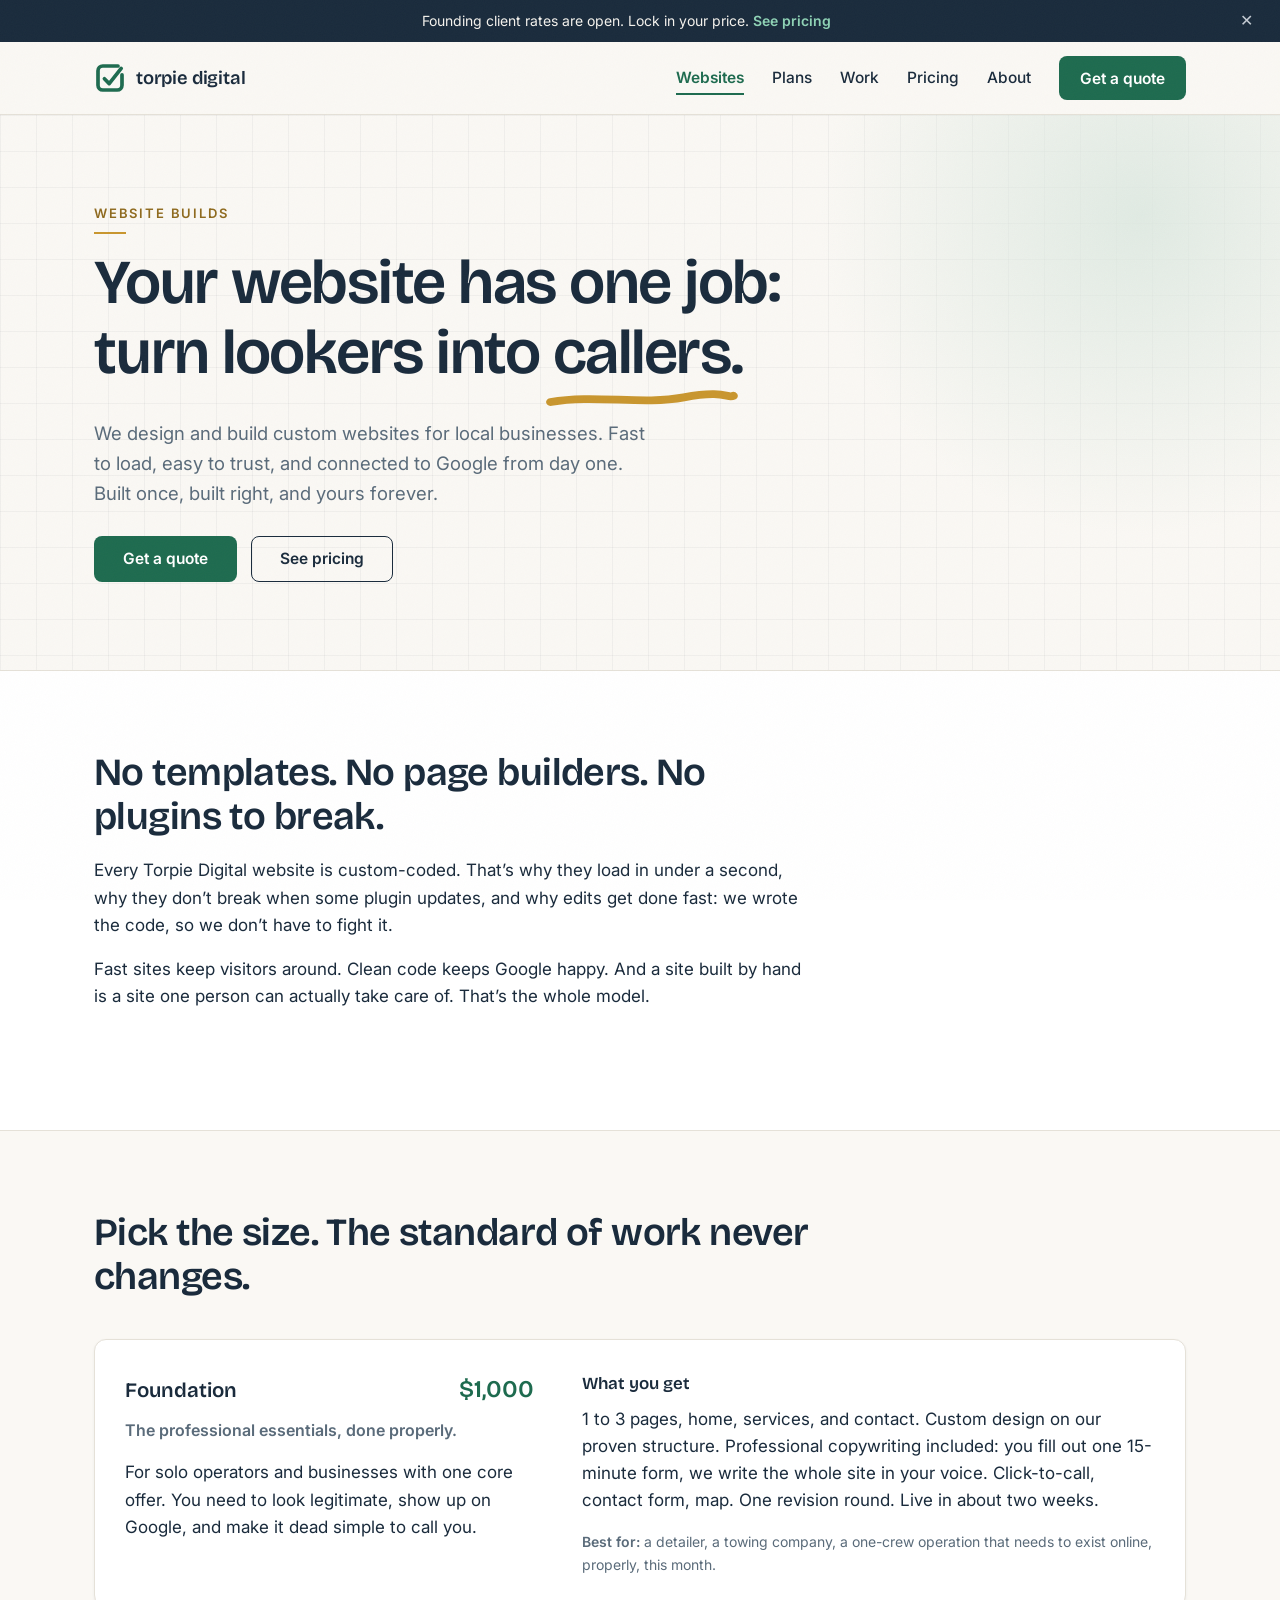
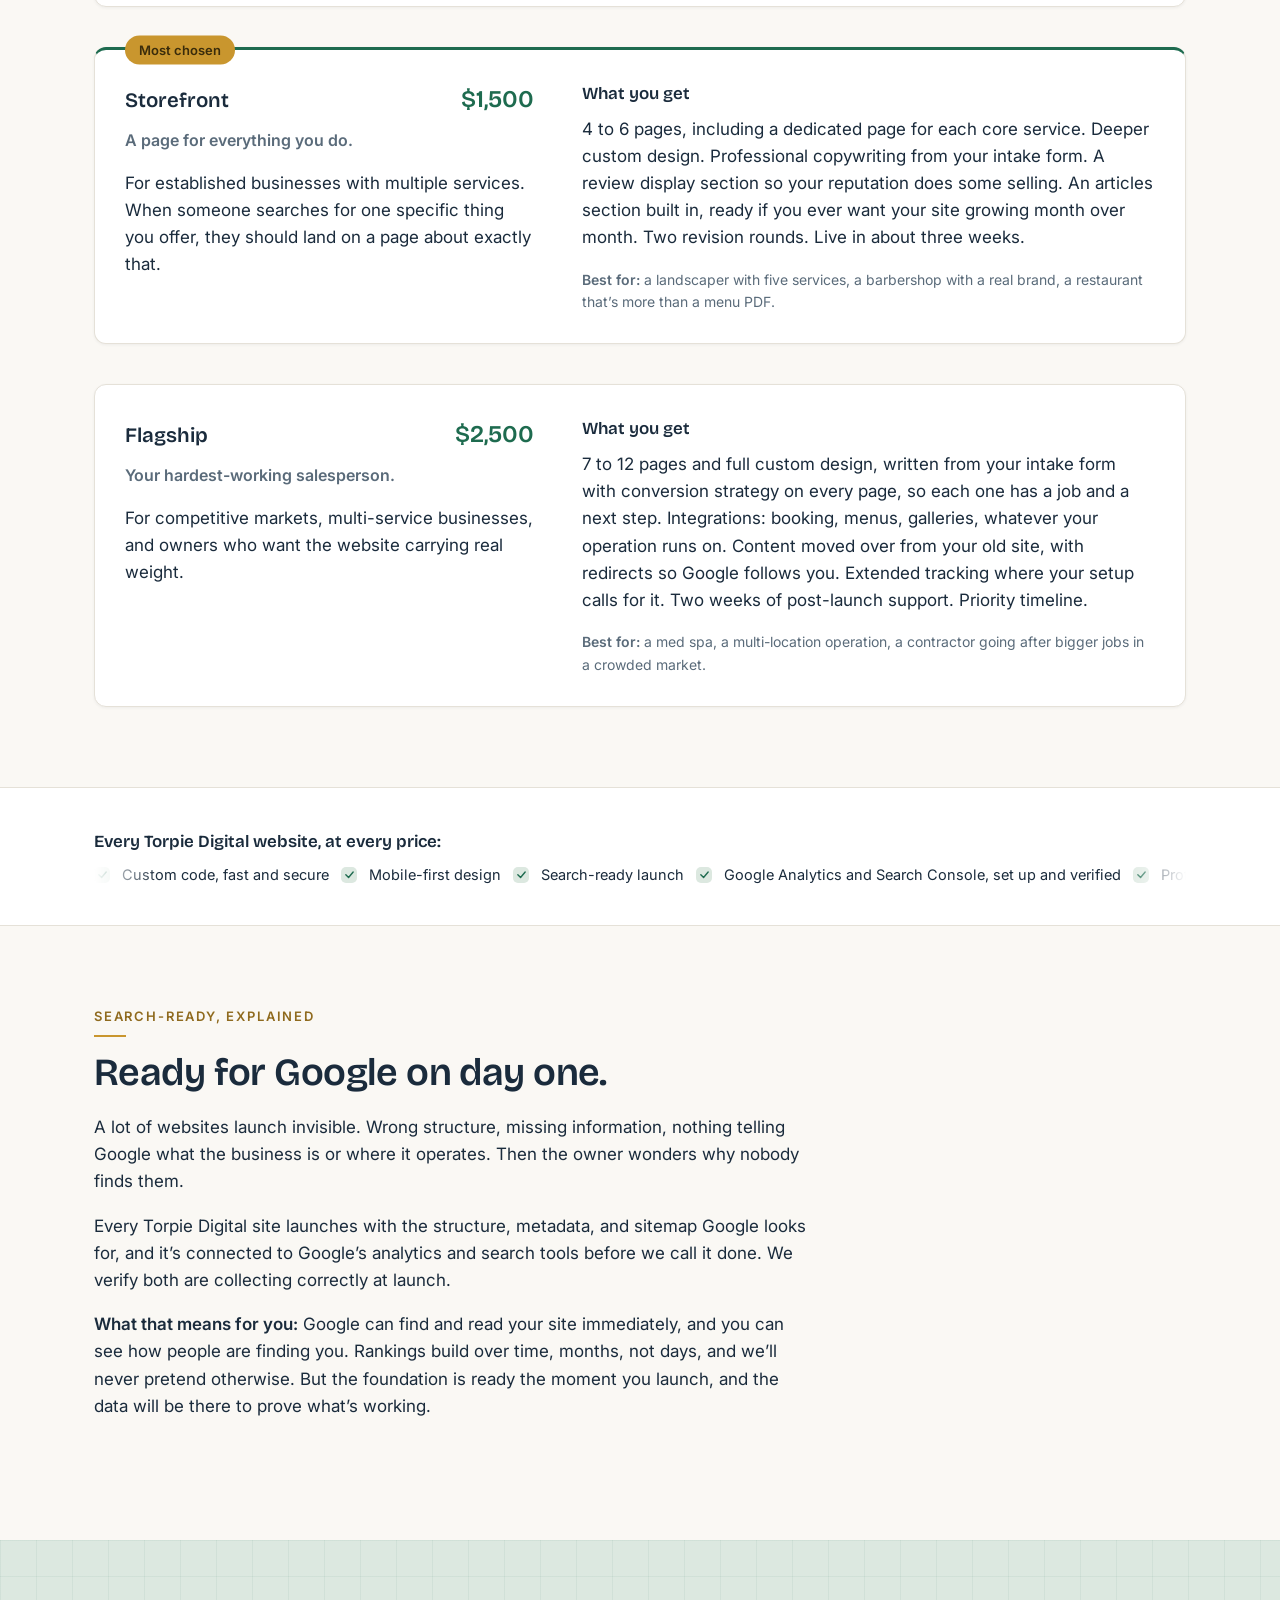
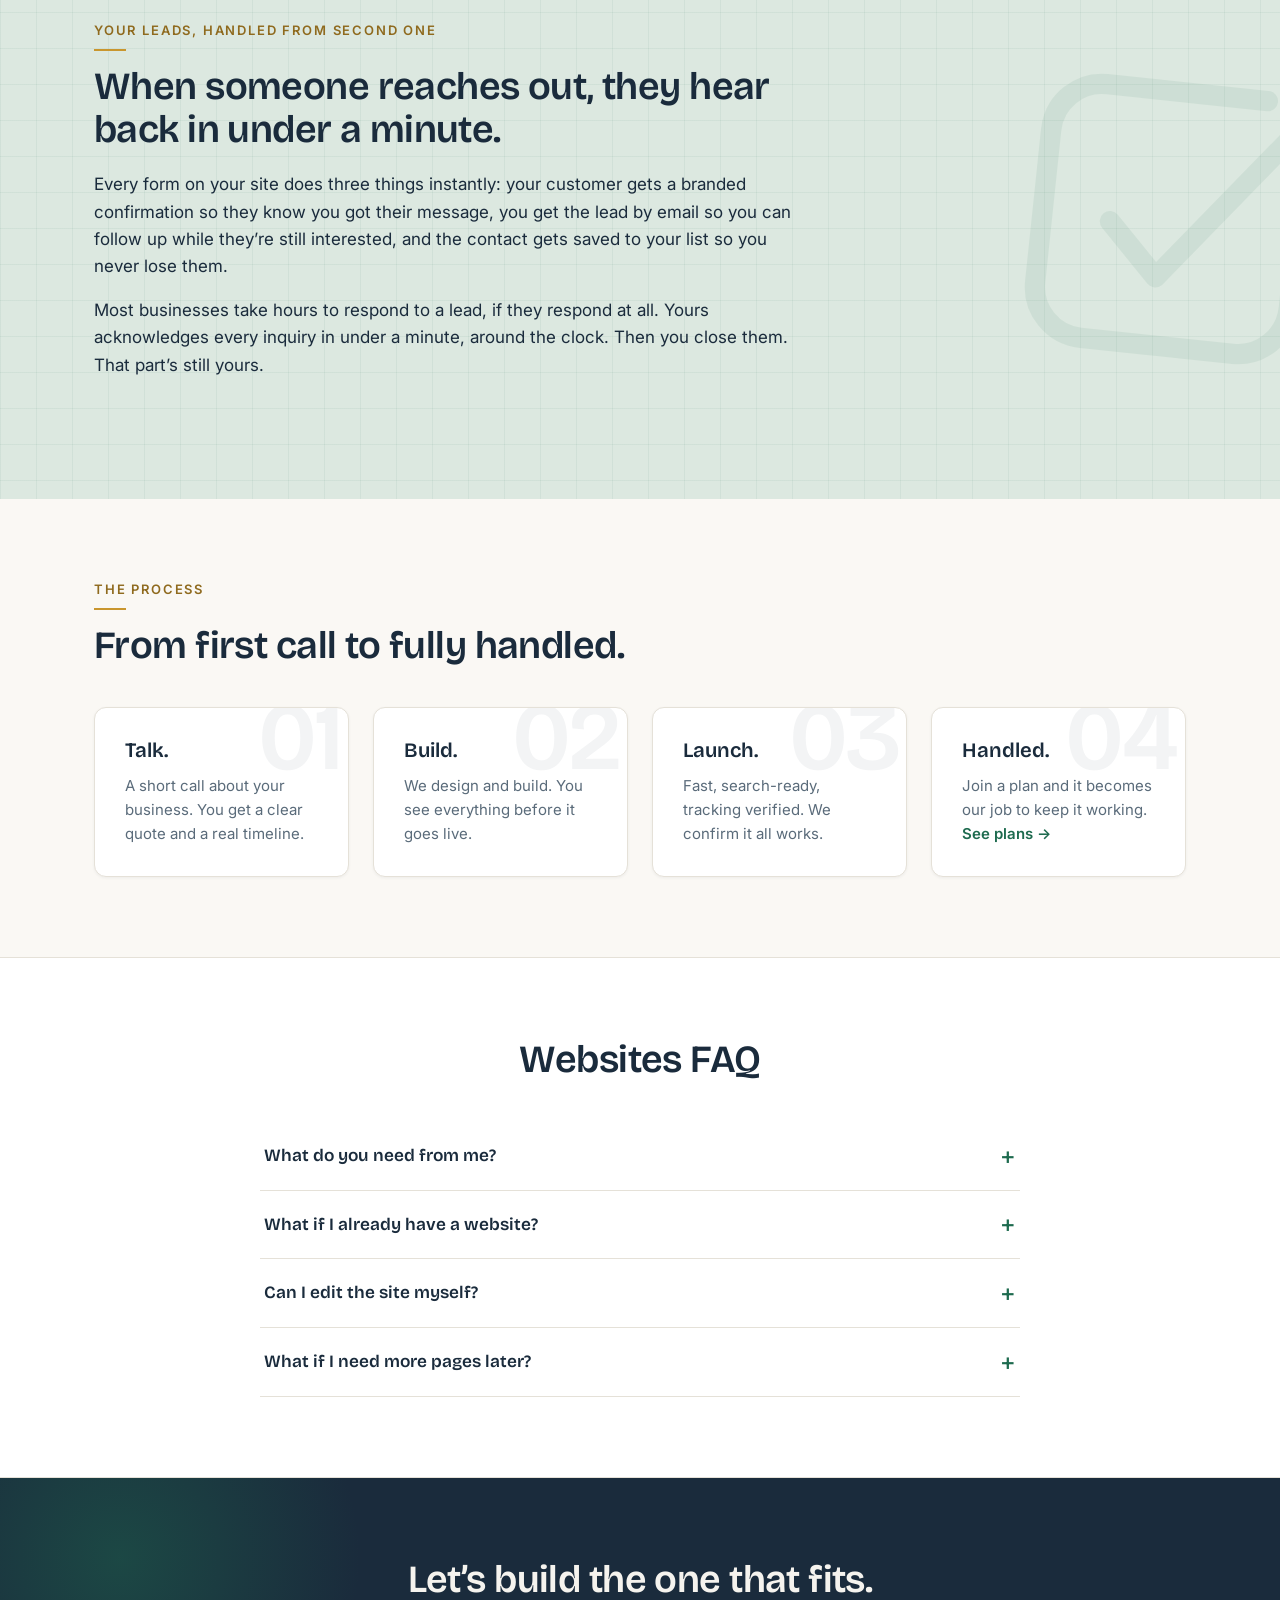
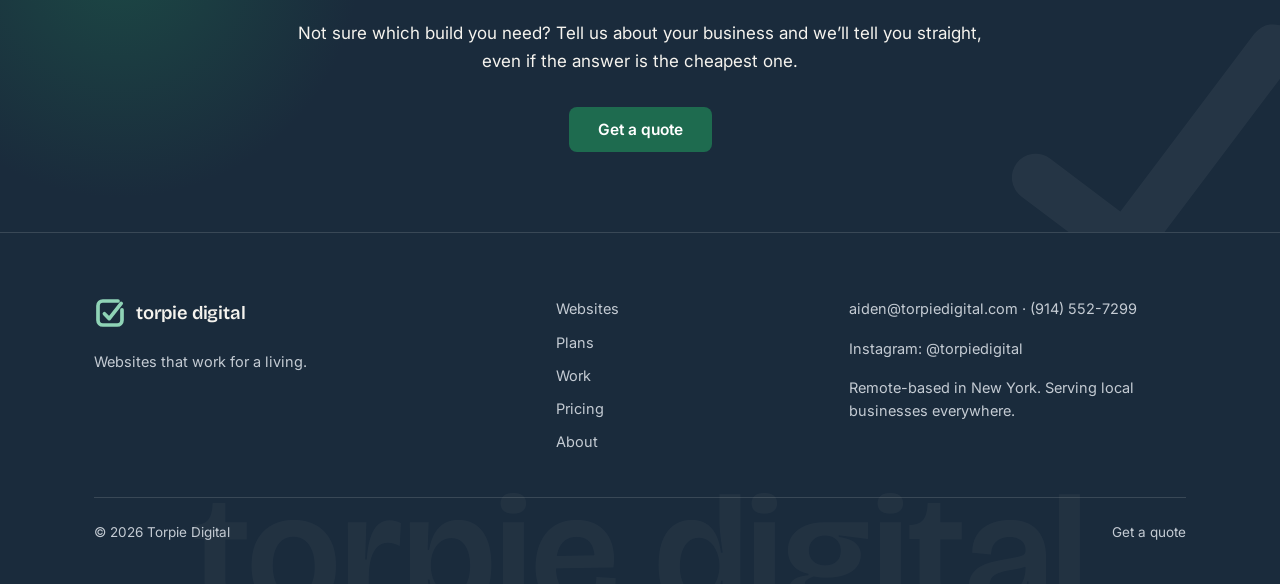
<file: websites/index.html>
<!DOCTYPE html>
<html lang="en">
<head>
<meta charset="utf-8">
<meta name="viewport" content="width=device-width, initial-scale=1">
<title>Website Builds for Local Businesses | Torpie Digital</title>
<meta name="description" content="Custom-coded websites for local businesses. Fast to load, easy to trust, and connected to Google from day one. Three builds from $1,000, yours forever.">
<link rel="canonical" href="https://torpiedigital.com/websites/">
<meta property="og:type" content="website">
<meta property="og:site_name" content="Torpie Digital">
<meta property="og:title" content="Website Builds for Local Businesses | Torpie Digital">
<meta property="og:description" content="Custom-coded websites for local businesses. Fast to load, easy to trust, and connected to Google from day one. Three builds from $1,000, yours forever.">
<meta property="og:url" content="https://torpiedigital.com/websites/">
<meta name="twitter:card" content="summary">
<meta name="theme-color" content="#1E6B4F">
<link rel="icon" type="image/svg+xml" href="/assets/img/favicon.svg">
<!-- GOOGLE SEARCH CONSOLE: paste the verification meta tag on the next line before launch -->
<!-- <meta name="google-site-verification" content="TOKEN"> -->
<link rel="preconnect" href="https://fonts.googleapis.com">
<link rel="preconnect" href="https://fonts.gstatic.com" crossorigin>
<link rel="stylesheet" href="https://fonts.googleapis.com/css2?family=Bricolage+Grotesque:wght@500;600&family=Inter:wght@400;500;600&display=swap">
<link rel="stylesheet" href="/assets/css/main.css">
<script type="application/ld+json">{"@context": "https://schema.org", "@type": "ProfessionalService", "name": "Torpie Digital", "url": "https://torpiedigital.com", "description": "Torpie Digital builds custom websites for local businesses and takes care of them after launch: hosting, updates, reviews, and Google presence.", "founder": {"@type": "Person", "name": "Aiden Torpie"}, "telephone": "+1-914-552-7299", "email": "aiden@torpiedigital.com", "sameAs": ["https://www.instagram.com/torpiedigital"], "areaServed": "United States", "address": {"@type": "PostalAddress", "addressRegion": "NY", "addressCountry": "US"}}</script>
<script type="application/ld+json">{"@context": "https://schema.org", "@type": "FAQPage", "mainEntity": [{"@type": "Question", "name": "What do you need from me?", "acceptedAnswer": {"@type": "Answer", "text": "About 15 minutes. One intake form covers your business, your services, and how you talk to customers. We write everything from there. Add your logo and photos of your work, and we\u2019re building."}}, {"@type": "Question", "name": "What if I already have a website?", "acceptedAnswer": {"@type": "Answer", "text": "We build you a new one and move over anything worth keeping. Old sites on page builders usually aren\u2019t worth saving, but the content sometimes is."}}, {"@type": "Question", "name": "Can I edit the site myself?", "acceptedAnswer": {"@type": "Answer", "text": "The site is custom code, so edits go through us. On a plan, they\u2019re included up to a fair monthly allowance and usually done within a couple of days. Most owners find this beats fighting a page builder at 11pm."}}, {"@type": "Question", "name": "What if I need more pages later?", "acceptedAnswer": {"@type": "Answer", "text": "Easy. Quoted fairly, built by the same hands, matched to your existing design."}}]}</script>
</head><body>
<a class="skip-link" href="#main">Skip to main content</a>
<div class="announcement" data-announcement hidden>
  <div class="container announcement__inner">
    <span>Founding client rates are open. Lock in your price. <a href="/pricing/">See pricing</a></span>
    <button class="announcement__close" type="button" data-announcement-close aria-label="Dismiss announcement">&#10005;</button>
  </div>
</div>
<header class="site-header">
  <div class="container site-header__inner">
    <a class="logo" href="/" aria-label="Torpie Digital home">
      <svg class="logo__mark" viewBox="0 0 40 40" aria-hidden="true" focusable="false"><path class="mark-frame" d="M30 5 H11 a6 6 0 0 0 -6 6 v18 a6 6 0 0 0 6 6 h18 a6 6 0 0 0 6 -6 V16" fill="none" stroke="#1E6B4F" stroke-width="4.6" stroke-linecap="round"/><path class="mark-check" d="M13 21 L19 27 L34 8" fill="none" stroke="#1E6B4F" stroke-width="4.6" stroke-linecap="round" stroke-linejoin="round"/></svg>
      <span class="logo__wordmark">torpie digital</span>
    </a>
    <button class="nav-toggle" type="button" data-nav-toggle aria-expanded="false" aria-controls="site-nav" aria-label="Menu">
      <svg class="icon-open" viewBox="0 0 24 24" fill="none" stroke="currentColor" stroke-width="2" stroke-linecap="round" aria-hidden="true"><path d="M4 7h16M4 12h16M4 17h16"/></svg>
      <svg class="icon-close" viewBox="0 0 24 24" fill="none" stroke="currentColor" stroke-width="2" stroke-linecap="round" aria-hidden="true"><path d="M6 6l12 12M18 6L6 18"/></svg>
    </button>
    <nav class="site-nav" id="site-nav" data-nav aria-label="Main">
      <a href="/websites/" aria-current="page">Websites</a><a href="/plans/">Plans</a><a href="/work/">Work</a><a href="/pricing/">Pricing</a><a href="/about/">About</a>
      <a class="btn btn-primary" data-track-cta="nav" href="/about/#contact">Get a quote</a>
    </nav>
  </div>
</header>
<main id="main">
<section class="hero hero--simple" aria-labelledby="hero-heading">
  <div class="container">
    <div class="section-head">
      <span class="eyebrow">Website builds</span>
      <h1 id="hero-heading">Your website has one job: turn lookers into callers.</h1>
      <p class="hero__lede">We design and build custom websites for local
      businesses. Fast to load, easy to trust, and connected to Google from
      day one. Built once, built right, and yours forever.</p>
      <div class="hero__actions">
        <a class="btn btn-primary" data-track-cta="hero" href="/about/#contact">Get a quote</a>
        <a class="btn btn-secondary" href="/pricing/">See pricing</a>
      </div>
    </div>
  </div>
</section>

<section class="section section--white" aria-labelledby="built-right-heading">
  <div class="container">
    <div class="section-head reveal">
      <h2 id="built-right-heading">No templates. No page builders. No plugins to break.</h2>
      <p>Every Torpie Digital website is custom-coded. That’s why they
      load in under a second, why they don’t break when some plugin
      updates, and why edits get done fast: we wrote the code, so we don’t
      have to fight it.</p>
      <p>Fast sites keep visitors around. Clean code keeps Google happy. And a
      site built by hand is a site one person can actually take care of.
      That’s the whole model.</p>
    </div>
  </div>
</section>

<section class="section" aria-labelledby="builds-heading">
  <div class="container">
    <div class="section-head reveal">
      <h2 id="builds-heading">Pick the size. The standard of work never changes.</h2>
    </div>

    <div class="stack-40">
    <article class="card reveal">
      <div class="card-cols">
        <div class="card-cols__aside">
          <div class="price-line"><h3>Foundation</h3><p class="price">$1,000</p></div>
          <p class="lede"><strong>The professional essentials, done properly.</strong></p>
          <p>For solo operators and businesses with one core offer. You need to
          look legitimate, show up on Google, and make it dead simple to call you.</p>
        </div>
        <div>
          <h4>What you get</h4>
          <p>1 to 3 pages, home, services, and contact. Custom design on our proven
          structure. Professional copywriting included: you fill out one 15-minute
          form, we write the whole site in your voice. Click-to-call, contact form,
          map. One revision round. Live in about two weeks.</p>
          <p class="text-muted small"><strong>Best for:</strong> a detailer, a
          towing company, a one-crew operation that needs to exist online,
          properly, this month.</p>
        </div>
      </div>
    </article>

    <article class="card card--featured reveal">
      <span class="card__flag">Most chosen</span>
      <div class="card-cols">
        <div class="card-cols__aside">
          <div class="price-line"><h3>Storefront</h3><p class="price">$1,500</p></div>
          <p class="lede"><strong>A page for everything you do.</strong></p>
          <p>For established businesses with multiple services. When someone
          searches for one specific thing you offer, they should land on a page
          about exactly that.</p>
        </div>
        <div>
          <h4>What you get</h4>
          <p>4 to 6 pages, including a dedicated page for each core service.
          Deeper custom design. Professional copywriting from your intake form. A
          review display section so your reputation does some selling. An articles
          section built in, ready if you ever want your site growing month over
          month. Two revision rounds. Live in about three weeks.</p>
          <p class="text-muted small"><strong>Best for:</strong> a landscaper with
          five services, a barbershop with a real brand, a restaurant that’s
          more than a menu PDF.</p>
        </div>
      </div>
    </article>

    <article class="card reveal">
      <div class="card-cols">
        <div class="card-cols__aside">
          <div class="price-line"><h3>Flagship</h3><p class="price">$2,500</p></div>
          <p class="lede"><strong>Your hardest-working salesperson.</strong></p>
          <p>For competitive markets, multi-service businesses, and owners who want
          the website carrying real weight.</p>
        </div>
        <div>
          <h4>What you get</h4>
          <p>7 to 12 pages and full custom design, written from your intake form
          with conversion strategy on every page, so each one has a job and a next
          step. Integrations: booking, menus, galleries, whatever your operation
          runs on. Content moved over from your old site, with redirects so Google
          follows you. Extended tracking where your setup calls for it. Two weeks
          of post-launch support. Priority timeline.</p>
          <p class="text-muted small"><strong>Best for:</strong> a med spa, a
          multi-location operation, a contractor going after bigger jobs in a
          crowded market.</p>
        </div>
      </div>
    </article>
    </div>
  </div>
</section>

<div class="divider-band" aria-labelledby="every-build-heading">
  <div class="container reveal">
    <h4 id="every-build-heading">Every Torpie Digital website, at every price:</h4>
    <ul class="check-list check-list--inline"><li><span class="chip" aria-hidden="true"><svg viewBox="0 0 24 24" fill="none" stroke-width="3" stroke-linecap="round" stroke-linejoin="round" stroke="currentColor"><path d="M4 12.5 L10 18.5 L20 6.5"/></svg></span><span>Custom code, fast and secure</span></li><li><span class="chip" aria-hidden="true"><svg viewBox="0 0 24 24" fill="none" stroke-width="3" stroke-linecap="round" stroke-linejoin="round" stroke="currentColor"><path d="M4 12.5 L10 18.5 L20 6.5"/></svg></span><span>Mobile-first design</span></li><li><span class="chip" aria-hidden="true"><svg viewBox="0 0 24 24" fill="none" stroke-width="3" stroke-linecap="round" stroke-linejoin="round" stroke="currentColor"><path d="M4 12.5 L10 18.5 L20 6.5"/></svg></span><span>Search-ready launch</span></li><li><span class="chip" aria-hidden="true"><svg viewBox="0 0 24 24" fill="none" stroke-width="3" stroke-linecap="round" stroke-linejoin="round" stroke="currentColor"><path d="M4 12.5 L10 18.5 L20 6.5"/></svg></span><span>Google Analytics and Search Console, set up and verified</span></li><li><span class="chip" aria-hidden="true"><svg viewBox="0 0 24 24" fill="none" stroke-width="3" stroke-linecap="round" stroke-linejoin="round" stroke="currentColor"><path d="M4 12.5 L10 18.5 L20 6.5"/></svg></span><span>Professional copywriting from one 15-minute form</span></li><li><span class="chip" aria-hidden="true"><svg viewBox="0 0 24 24" fill="none" stroke-width="3" stroke-linecap="round" stroke-linejoin="round" stroke="currentColor"><path d="M4 12.5 L10 18.5 L20 6.5"/></svg></span><span>Working forms with instant confirmation and lead alerts</span></li><li><span class="chip" aria-hidden="true"><svg viewBox="0 0 24 24" fill="none" stroke-width="3" stroke-linecap="round" stroke-linejoin="round" stroke="currentColor"><path d="M4 12.5 L10 18.5 L20 6.5"/></svg></span><span>SSL security</span></li><li><span class="chip" aria-hidden="true"><svg viewBox="0 0 24 24" fill="none" stroke-width="3" stroke-linecap="round" stroke-linejoin="round" stroke="currentColor"><path d="M4 12.5 L10 18.5 L20 6.5"/></svg></span><span>Full ownership: your domain, your site, your content</span></li></ul>
  </div>
</div>

<section class="section" aria-labelledby="search-ready-heading">
  <div class="container">
    <div class="section-head reveal">
      <span class="eyebrow">Search-ready, explained</span>
      <h2 id="search-ready-heading">Ready for Google on day one.</h2>
      <p>A lot of websites launch invisible. Wrong structure, missing
      information, nothing telling Google what the business is or where it
      operates. Then the owner wonders why nobody finds them.</p>
      <p>Every Torpie Digital site launches with the structure, metadata, and
      sitemap Google looks for, and it’s connected to Google’s
      analytics and search tools before we call it done. We verify both are
      collecting correctly at launch.</p>
      <p><strong>What that means for you:</strong> Google can find and read
      your site immediately, and you can see how people are finding you.
      Rankings build over time, months, not days, and we’ll never pretend
      otherwise. But the foundation is ready the moment you launch, and the
      data will be there to prove what’s working.</p>
    </div>
  </div>
</section>

<section class="section section--sage" aria-labelledby="leads-heading">
  <div class="container">
    <div class="section-head reveal">
      <span class="eyebrow">Your leads, handled from second one</span>
      <h2 id="leads-heading">When someone reaches out, they hear back in under a minute.</h2>
      <p>Every form on your site does three things instantly: your customer
      gets a branded confirmation so they know you got their message, you get
      the lead by email so you can follow up while they’re still
      interested, and the contact gets saved to your list so you never lose
      them.</p>
      <p>Most businesses take hours to respond to a lead, if they respond at
      all. Yours acknowledges every inquiry in under a minute, around the
      clock. Then you close them. That part’s still yours.</p>
    </div>
  </div>
</section>

<section class="section" aria-labelledby="process-heading">
  <div class="container">
    <div class="section-head reveal">
      <span class="eyebrow">The process</span>
      <h2 id="process-heading">From first call to fully handled.</h2>
    </div>
    <div class="grid grid-4">
      <article class="card step-card reveal">
        <span class="step-card__num" aria-hidden="true">01</span>
        <h3>Talk.</h3>
        <p>A short call about your business. You get a clear quote and a real
        timeline.</p>
      </article>
      <article class="card step-card reveal">
        <span class="step-card__num" aria-hidden="true">02</span>
        <h3>Build.</h3>
        <p>We design and build. You see everything before it goes live.</p>
      </article>
      <article class="card step-card reveal">
        <span class="step-card__num" aria-hidden="true">03</span>
        <h3>Launch.</h3>
        <p>Fast, search-ready, tracking verified. We confirm it all works.</p>
      </article>
      <article class="card step-card reveal">
        <span class="step-card__num" aria-hidden="true">04</span>
        <h3>Handled.</h3>
        <p>Join a plan and it becomes our job to keep it working.
        <a class="arrow-link" href="/plans/">See plans &rarr;</a></p>
      </article>
    </div>
  </div>
</section>

<section class="section section--white" aria-labelledby="faq-heading"><div class="container"><div class="section-head section-head--center"><h2 id="faq-heading">Websites FAQ</h2></div><div class="faq reveal"><details><summary>What do you need from me?</summary><div class="faq__answer">About 15 minutes. One intake form covers your business, your services, and how you talk to customers. We write everything from there. Add your logo and photos of your work, and we’re building.</div></details><details><summary>What if I already have a website?</summary><div class="faq__answer">We build you a new one and move over anything worth keeping. Old sites on page builders usually aren’t worth saving, but the content sometimes is.</div></details><details><summary>Can I edit the site myself?</summary><div class="faq__answer">The site is custom code, so edits go through us. On a plan, they’re included up to a fair monthly allowance and usually done within a couple of days. Most owners find this beats fighting a page builder at 11pm.</div></details><details><summary>What if I need more pages later?</summary><div class="faq__answer">Easy. Quoted fairly, built by the same hands, matched to your existing design.</div></details></div></div></section>

<section class="section section--dark" aria-labelledby="final-cta-heading"><div class="container center reveal"><h2 id="final-cta-heading">Let’s build the one that fits.</h2><p>Not sure which build you need? Tell us about your business and we’ll tell you straight, even if the answer is the cheapest one.</p><p class="mt-4"><a class="btn btn-primary" data-track-cta="final-cta" href="/about/#contact">Get a quote</a></p></div></section>
</main>
<footer class="site-footer">
  <div class="footer-ghost" aria-hidden="true">torpie digital</div>
  <div class="container">
    <div class="footer-grid">
      <div>
        <a class="logo" href="/" aria-label="Torpie Digital home">
          <svg class="logo__mark" viewBox="0 0 40 40" aria-hidden="true" focusable="false"><path class="mark-frame" d="M30 5 H11 a6 6 0 0 0 -6 6 v18 a6 6 0 0 0 6 6 h18 a6 6 0 0 0 6 -6 V16" fill="none" stroke="#8FD3B6" stroke-width="4.6" stroke-linecap="round"/><path class="mark-check" d="M13 21 L19 27 L34 8" fill="none" stroke="#8FD3B6" stroke-width="4.6" stroke-linecap="round" stroke-linejoin="round"/></svg>
          <span class="logo__wordmark">torpie digital</span>
        </a>
        <p class="footer-tagline">Websites that work for a living.</p>
      </div>
      <nav class="footer-nav" aria-label="Footer">
        <a href="/websites/">Websites</a>
        <a href="/plans/">Plans</a>
        <a href="/work/">Work</a>
        <a href="/pricing/">Pricing</a>
        <a href="/about/">About</a>
      </nav>
      <div class="flow">
        <p><a href="mailto:aiden@torpiedigital.com">aiden@torpiedigital.com</a> &middot; <a href="tel:+19145527299">(914) 552-7299</a></p>
        <p><a href="https://www.instagram.com/torpiedigital" target="_blank" rel="noopener">Instagram: @torpiedigital</a></p>
        <p>Remote-based in New York. Serving local businesses everywhere.</p>
      </div>
    </div>
    <div class="footer-bottom">
      <span>&copy; 2026 Torpie Digital</span>
      <a href="/about/#contact">Get a quote</a>
    </div>
  </div>
</footer>
<div class="sticky-cta" data-sticky-cta>
  <a class="btn btn-primary btn-block" data-track-cta="sticky-mobile" href="/about/#contact">Get a quote</a>
</div>
<script src="/assets/js/main.js" defer></script>
</body>
</html>
</file>
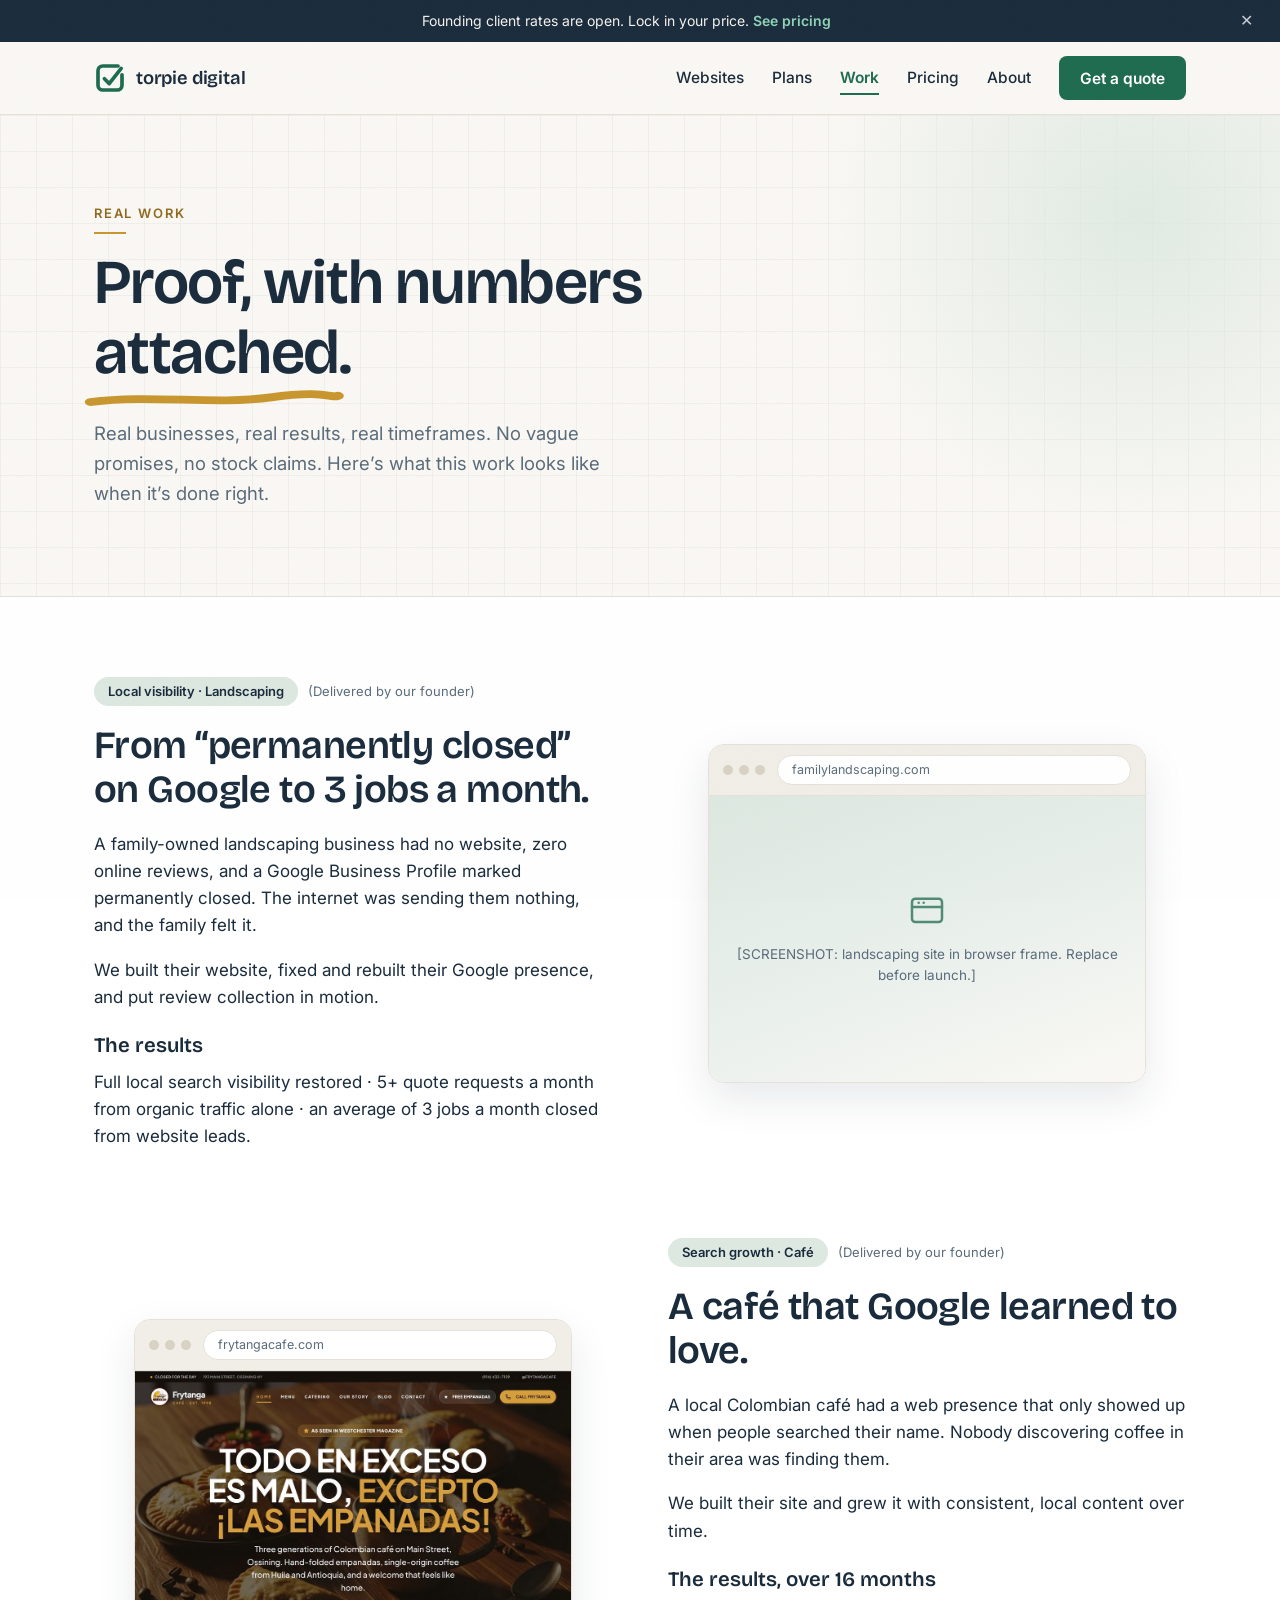
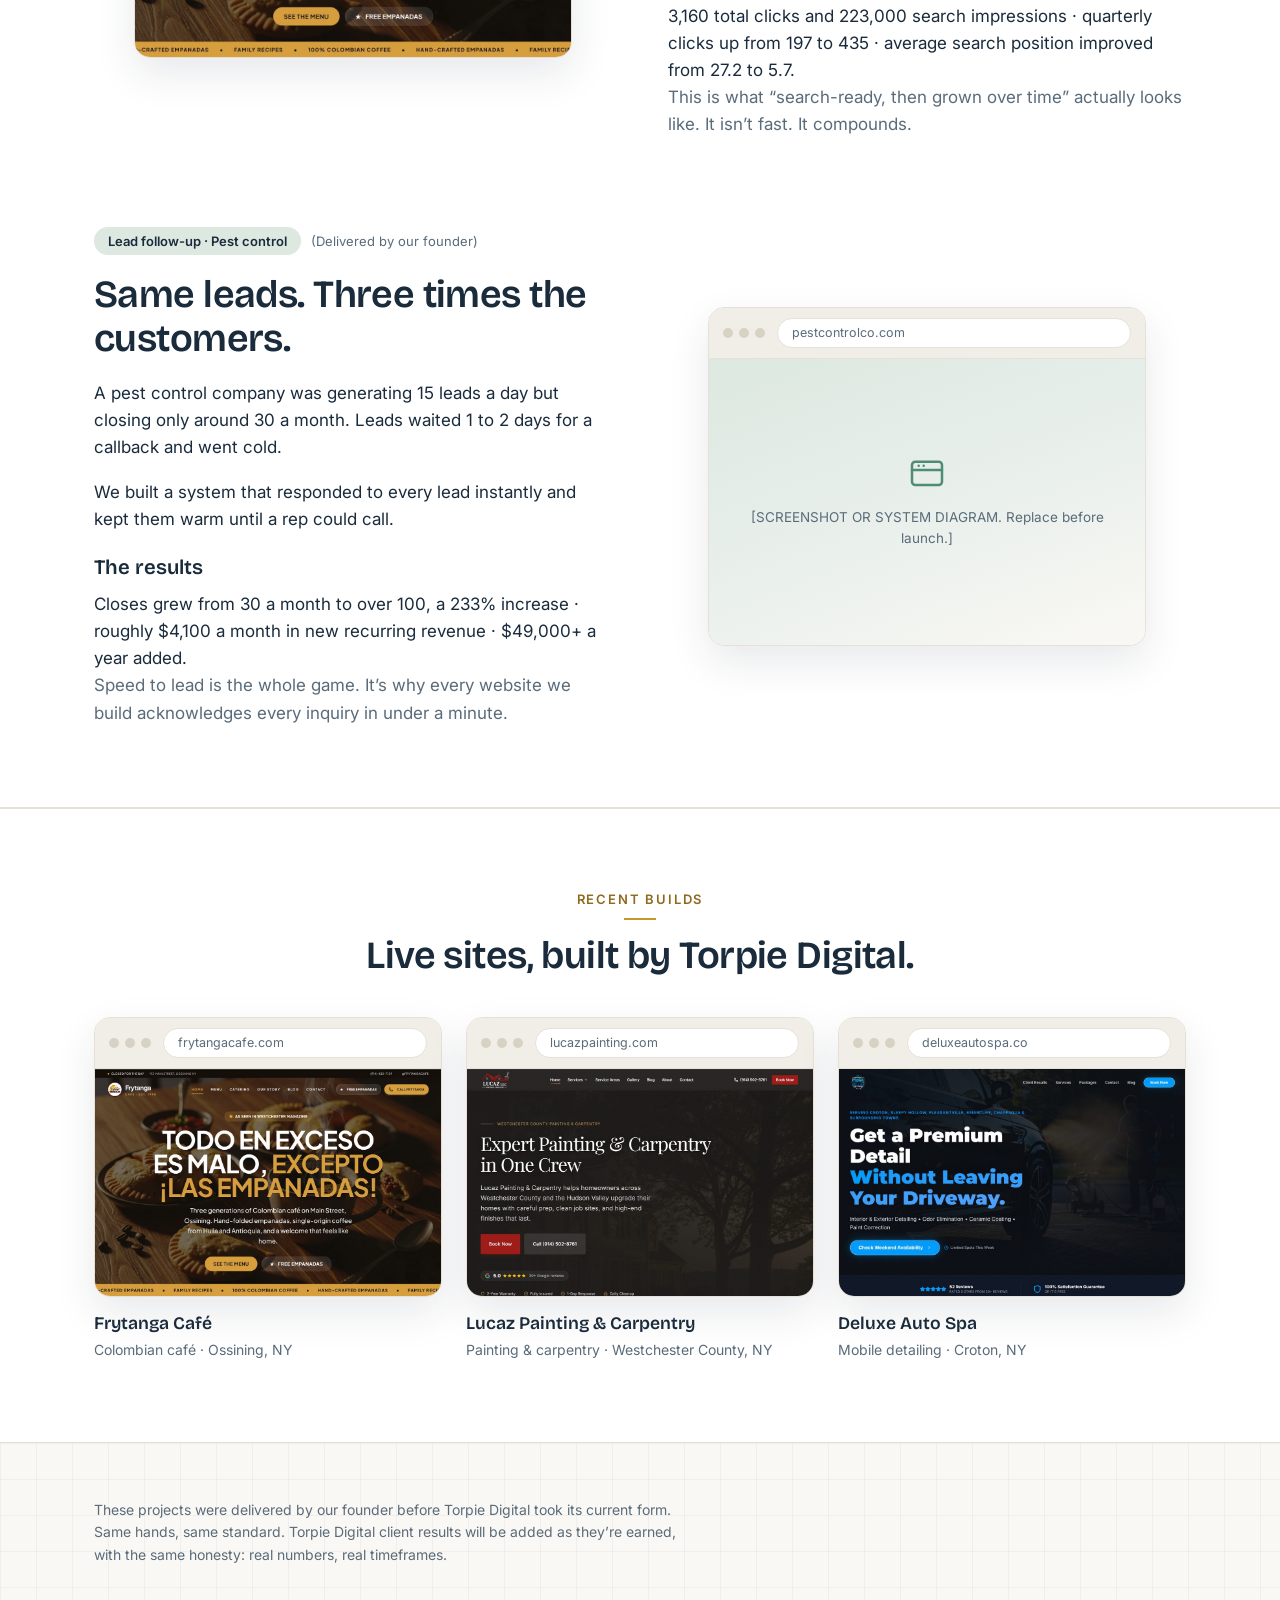
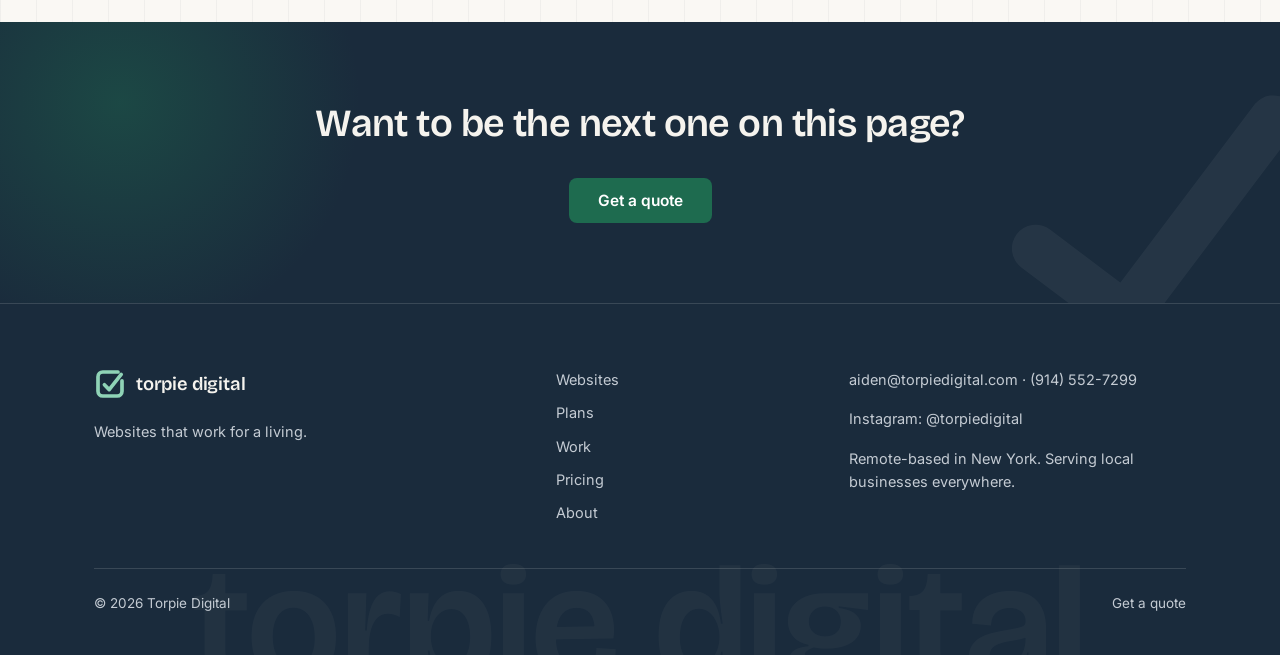
<file: work/index.html>
<!DOCTYPE html>
<html lang="en">
<head>
<meta charset="utf-8">
<meta name="viewport" content="width=device-width, initial-scale=1">
<title>Real Work, Real Results | Torpie Digital</title>
<meta name="description" content="Real businesses, real results, real timeframes. Case studies in local visibility, search growth, and lead follow-up for local service businesses.">
<link rel="canonical" href="https://torpiedigital.com/work/">
<meta property="og:type" content="website">
<meta property="og:site_name" content="Torpie Digital">
<meta property="og:title" content="Real Work, Real Results | Torpie Digital">
<meta property="og:description" content="Real businesses, real results, real timeframes. Case studies in local visibility, search growth, and lead follow-up for local service businesses.">
<meta property="og:url" content="https://torpiedigital.com/work/">
<meta name="twitter:card" content="summary">
<meta name="theme-color" content="#1E6B4F">
<link rel="icon" type="image/svg+xml" href="/assets/img/favicon.svg">
<!-- GOOGLE SEARCH CONSOLE: paste the verification meta tag on the next line before launch -->
<!-- <meta name="google-site-verification" content="TOKEN"> -->
<link rel="preconnect" href="https://fonts.googleapis.com">
<link rel="preconnect" href="https://fonts.gstatic.com" crossorigin>
<link rel="stylesheet" href="https://fonts.googleapis.com/css2?family=Bricolage+Grotesque:wght@500;600&family=Inter:wght@400;500;600&display=swap">
<link rel="stylesheet" href="/assets/css/main.css">
<script type="application/ld+json">{"@context": "https://schema.org", "@type": "ProfessionalService", "name": "Torpie Digital", "url": "https://torpiedigital.com", "description": "Torpie Digital builds custom websites for local businesses and takes care of them after launch: hosting, updates, reviews, and Google presence.", "founder": {"@type": "Person", "name": "Aiden Torpie"}, "telephone": "+1-914-552-7299", "email": "aiden@torpiedigital.com", "sameAs": ["https://www.instagram.com/torpiedigital"], "areaServed": "United States", "address": {"@type": "PostalAddress", "addressRegion": "NY", "addressCountry": "US"}}</script>

</head><body>
<a class="skip-link" href="#main">Skip to main content</a>
<div class="announcement" data-announcement hidden>
  <div class="container announcement__inner">
    <span>Founding client rates are open. Lock in your price. <a href="/pricing/">See pricing</a></span>
    <button class="announcement__close" type="button" data-announcement-close aria-label="Dismiss announcement">&#10005;</button>
  </div>
</div>
<header class="site-header">
  <div class="container site-header__inner">
    <a class="logo" href="/" aria-label="Torpie Digital home">
      <svg class="logo__mark" viewBox="0 0 40 40" aria-hidden="true" focusable="false"><path class="mark-frame" d="M30 5 H11 a6 6 0 0 0 -6 6 v18 a6 6 0 0 0 6 6 h18 a6 6 0 0 0 6 -6 V16" fill="none" stroke="#1E6B4F" stroke-width="4.6" stroke-linecap="round"/><path class="mark-check" d="M13 21 L19 27 L34 8" fill="none" stroke="#1E6B4F" stroke-width="4.6" stroke-linecap="round" stroke-linejoin="round"/></svg>
      <span class="logo__wordmark">torpie digital</span>
    </a>
    <button class="nav-toggle" type="button" data-nav-toggle aria-expanded="false" aria-controls="site-nav" aria-label="Menu">
      <svg class="icon-open" viewBox="0 0 24 24" fill="none" stroke="currentColor" stroke-width="2" stroke-linecap="round" aria-hidden="true"><path d="M4 7h16M4 12h16M4 17h16"/></svg>
      <svg class="icon-close" viewBox="0 0 24 24" fill="none" stroke="currentColor" stroke-width="2" stroke-linecap="round" aria-hidden="true"><path d="M6 6l12 12M18 6L6 18"/></svg>
    </button>
    <nav class="site-nav" id="site-nav" data-nav aria-label="Main">
      <a href="/websites/">Websites</a><a href="/plans/">Plans</a><a href="/work/" aria-current="page">Work</a><a href="/pricing/">Pricing</a><a href="/about/">About</a>
      <a class="btn btn-primary" data-track-cta="nav" href="/about/#contact">Get a quote</a>
    </nav>
  </div>
</header>
<main id="main">
<section class="hero hero--simple" aria-labelledby="hero-heading">
  <div class="container">
    <div class="section-head">
      <span class="eyebrow">Real work</span>
      <h1 id="hero-heading">Proof, with numbers attached.</h1>
      <p class="hero__lede">Real businesses, real results, real timeframes. No
      vague promises, no stock claims. Here’s what this work looks like
      when it’s done right.</p>
    </div>
  </div>
</section>

<section class="section section--white" aria-label="Case studies">
  <div class="container">

    <article class="case" aria-labelledby="case-1-heading">
      <div class="reveal">
        <div class="case__tag">
          <span class="tag">Local visibility &middot; Landscaping</span>
          <span class="case__source">(Delivered by our founder)</span>
        </div>
        <h2 id="case-1-heading">From “permanently closed” on Google to 3 jobs a month.</h2>
        <p>A family-owned landscaping business had no website, zero online
        reviews, and a Google Business Profile marked permanently closed. The
        internet was sending them nothing, and the family felt it.</p>
        <p>We built their website, fixed and rebuilt their Google presence, and
        put review collection in motion.</p>
        <div class="case__results">
          <h3>The results</h3>
          <p>Full local search visibility restored &middot; 5+ quote requests a
          month from organic traffic alone &middot; an average of 3 jobs a
          month closed from website leads.</p>
        </div>
      </div>
      <div class="case__media">
        <figure class="browser-frame reveal"><div class="browser-frame__bar"><span class="browser-frame__dots"><span></span><span></span><span></span></span><span class="browser-frame__url">familylandscaping.com</span></div><div class="browser-frame__body"><div class="placeholder-shot"><svg viewBox="0 0 24 24" fill="none" stroke="#1E6B4F" stroke-width="1.5" stroke-linecap="round" stroke-linejoin="round" aria-hidden="true"><rect x="3" y="4" width="18" height="14" rx="2"/><path d="M3 9h18M7 6.5h.01M10 6.5h.01"/></svg><span>[SCREENSHOT: landscaping site in browser frame. Replace before launch.]</span></div></div></figure>
      </div>
    </article>

    <article class="case case--flip" aria-labelledby="case-2-heading">
      <div class="reveal">
        <div class="case__tag">
          <span class="tag">Search growth &middot; Caf&eacute;</span>
          <span class="case__source">(Delivered by our founder)</span>
        </div>
        <h2 id="case-2-heading">A caf&eacute; that Google learned to love.</h2>
        <p>A local Colombian caf&eacute; had a web presence that only showed up
        when people searched their name. Nobody discovering coffee in their
        area was finding them.</p>
        <p>We built their site and grew it with consistent, local content over
        time.</p>
        <div class="case__results">
          <h3>The results, over 16 months</h3>
          <p>3,160 total clicks and 223,000 search impressions &middot;
          quarterly clicks up from 197 to 435 &middot; average search position
          improved from 27.2 to 5.7.</p>
        </div>
        <p class="text-muted">This is what “search-ready, then grown over
        time” actually looks like. It isn’t fast. It compounds.</p>
      </div>
      <div class="case__media">
        <figure class="browser-frame reveal"><div class="browser-frame__bar"><span class="browser-frame__dots"><span></span><span></span><span></span></span><span class="browser-frame__url">frytangacafe.com</span></div><div class="browser-frame__body"><img src="/assets/img/frytanga.jpg" alt="Frytanga Cafe website: Colombian cafe hero section with menu navigation and call button" loading="lazy" width="1280" height="840"></div></figure>
      </div>
    </article>

    <article class="case" aria-labelledby="case-3-heading">
      <div class="reveal">
        <div class="case__tag">
          <span class="tag">Lead follow-up &middot; Pest control</span>
          <span class="case__source">(Delivered by our founder)</span>
        </div>
        <h2 id="case-3-heading">Same leads. Three times the customers.</h2>
        <p>A pest control company was generating 15 leads a day but closing
        only around 30 a month. Leads waited 1 to 2 days for a callback and
        went cold.</p>
        <p>We built a system that responded to every lead instantly and kept
        them warm until a rep could call.</p>
        <div class="case__results">
          <h3>The results</h3>
          <p>Closes grew from 30 a month to over 100, a 233% increase &middot;
          roughly $4,100 a month in new recurring revenue &middot; $49,000+ a
          year added.</p>
        </div>
        <p class="text-muted">Speed to lead is the whole game. It’s why
        every website we build acknowledges every inquiry in under a minute.</p>
      </div>
      <div class="case__media">
        <figure class="browser-frame reveal"><div class="browser-frame__bar"><span class="browser-frame__dots"><span></span><span></span><span></span></span><span class="browser-frame__url">pestcontrolco.com</span></div><div class="browser-frame__body"><div class="placeholder-shot"><svg viewBox="0 0 24 24" fill="none" stroke="#1E6B4F" stroke-width="1.5" stroke-linecap="round" stroke-linejoin="round" aria-hidden="true"><rect x="3" y="4" width="18" height="14" rx="2"/><path d="M3 9h18M7 6.5h.01M10 6.5h.01"/></svg><span>[SCREENSHOT OR SYSTEM DIAGRAM. Replace before launch.]</span></div></div></figure>
      </div>
    </article>

  </div>
</section>


<section class="section section--white" aria-labelledby="builds-heading">
  <div class="container">
    <div class="section-head section-head--center reveal">
      <span class="eyebrow eyebrow--center">Recent builds</span>
      <h2 id="builds-heading">Live sites, built by Torpie Digital.</h2>
    </div>
    <div class="grid grid-3 build-gallery">
      <a class="build-tile reveal" href="https://frytangacafe.com" target="_blank" rel="noopener">
        <figure class="browser-frame reveal"><div class="browser-frame__bar"><span class="browser-frame__dots"><span></span><span></span><span></span></span><span class="browser-frame__url">frytangacafe.com</span></div><div class="browser-frame__body"><img src="/assets/img/frytanga.jpg" alt="Frytanga Cafe website hero with hand-folded empanadas" loading="lazy" width="1280" height="840"></div></figure>
        <h3>Frytanga Caf&eacute;</h3>
        <p class="text-muted small">Colombian caf&eacute; &middot; Ossining, NY</p>
      </a>
      <a class="build-tile reveal" href="https://lucazpainting.com" target="_blank" rel="noopener">
        <figure class="browser-frame reveal"><div class="browser-frame__bar"><span class="browser-frame__dots"><span></span><span></span><span></span></span><span class="browser-frame__url">lucazpainting.com</span></div><div class="browser-frame__body"><img src="/assets/img/lucaz.jpg" alt="Lucaz Painting and Carpentry website hero with booking buttons and Google reviews" loading="lazy" width="1280" height="840"></div></figure>
        <h3>Lucaz Painting &amp; Carpentry</h3>
        <p class="text-muted small">Painting &amp; carpentry &middot; Westchester County, NY</p>
      </a>
      <a class="build-tile reveal" href="https://deluxeautospa.co" target="_blank" rel="noopener">
        <figure class="browser-frame reveal"><div class="browser-frame__bar"><span class="browser-frame__dots"><span></span><span></span><span></span></span><span class="browser-frame__url">deluxeautospa.co</span></div><div class="browser-frame__body"><img src="/assets/img/deluxe.jpg" alt="Deluxe Auto Spa website hero for mobile car detailing with booking button" loading="lazy" width="1280" height="840"></div></figure>
        <h3>Deluxe Auto Spa</h3>
        <p class="text-muted small">Mobile detailing &middot; Croton, NY</p>
      </a>
    </div>
  </div>
</section>

<section class="section--quiet section" aria-label="A note on these results">
  <div class="container">
    <p class="text-muted small reveal">These projects
    were delivered by our founder before Torpie Digital took its current form.
    Same hands, same standard. Torpie Digital client results will be added as
    they’re earned, with the same honesty: real numbers, real
    timeframes.</p>
  </div>
</section>

<section class="section section--dark" aria-labelledby="final-cta-heading"><div class="container center reveal"><h2 id="final-cta-heading">Want to be the next one on this page?</h2><p class="mt-4"><a class="btn btn-primary" data-track-cta="final-cta" href="/about/#contact">Get a quote</a></p></div></section>
</main>
<footer class="site-footer">
  <div class="footer-ghost" aria-hidden="true">torpie digital</div>
  <div class="container">
    <div class="footer-grid">
      <div>
        <a class="logo" href="/" aria-label="Torpie Digital home">
          <svg class="logo__mark" viewBox="0 0 40 40" aria-hidden="true" focusable="false"><path class="mark-frame" d="M30 5 H11 a6 6 0 0 0 -6 6 v18 a6 6 0 0 0 6 6 h18 a6 6 0 0 0 6 -6 V16" fill="none" stroke="#8FD3B6" stroke-width="4.6" stroke-linecap="round"/><path class="mark-check" d="M13 21 L19 27 L34 8" fill="none" stroke="#8FD3B6" stroke-width="4.6" stroke-linecap="round" stroke-linejoin="round"/></svg>
          <span class="logo__wordmark">torpie digital</span>
        </a>
        <p class="footer-tagline">Websites that work for a living.</p>
      </div>
      <nav class="footer-nav" aria-label="Footer">
        <a href="/websites/">Websites</a>
        <a href="/plans/">Plans</a>
        <a href="/work/">Work</a>
        <a href="/pricing/">Pricing</a>
        <a href="/about/">About</a>
      </nav>
      <div class="flow">
        <p><a href="mailto:aiden@torpiedigital.com">aiden@torpiedigital.com</a> &middot; <a href="tel:+19145527299">(914) 552-7299</a></p>
        <p><a href="https://www.instagram.com/torpiedigital" target="_blank" rel="noopener">Instagram: @torpiedigital</a></p>
        <p>Remote-based in New York. Serving local businesses everywhere.</p>
      </div>
    </div>
    <div class="footer-bottom">
      <span>&copy; 2026 Torpie Digital</span>
      <a href="/about/#contact">Get a quote</a>
    </div>
  </div>
</footer>
<div class="sticky-cta" data-sticky-cta>
  <a class="btn btn-primary btn-block" data-track-cta="sticky-mobile" href="/about/#contact">Get a quote</a>
</div>
<script src="/assets/js/main.js" defer></script>
</body>
</html>
</file>
<file: assets/css/main.css>
/* ============================================================
   Torpie Digital · "The Workshop" design system
   Source of truth: torpie-brand-guide v1
   ============================================================ */

:root {
  /* Color tokens */
  --paper: #FAF8F4;
  --card: #FFFFFF;
  --ink: #1A2B3C;
  --green: #1E6B4F;
  --green-dark: #175540;
  --brass: #C9962E;
  --brass-dark: #8F6A1E;
  --sage: #DCE8E0;
  --clay: #B85C38;
  --muted: #5A6B7A;
  --line: #E5E1D8;
  --ink-text: #F5F3EE;
  --dark-muted: #C4CBD3;
  --dark-link: #8FD3B6;
  --error: #B3402E;

  /* Shadows */
  --shadow-card: 0 1px 3px rgba(26, 43, 60, 0.06);
  --shadow-float: 0 16px 40px rgba(26, 43, 60, 0.10);

  /* Radii */
  --r-sm: 8px;
  --r-md: 12px;
  --r-lg: 16px;

  /* Type */
  --font-display: "Bricolage Grotesque", system-ui, sans-serif;
  --font-body: "Inter", system-ui, sans-serif;

  /* Layout */
  --container: 1140px;
  --section-y: 80px;
  --section-y-mobile: 56px;

  /* Motion */
  --reveal-duration: 0.55s;
  --reveal-distance: 14px;
}

/* ---------- Reset / base ---------- */
*, *::before, *::after { box-sizing: border-box; }
html { scroll-behavior: smooth; }
@media (prefers-reduced-motion: reduce) {
  html { scroll-behavior: auto; }
}
body {
  margin: 0;
  background: var(--paper);
  color: var(--ink);
  font-family: var(--font-body);
  font-size: 17px;
  line-height: 1.6;
  -webkit-font-smoothing: antialiased;
  text-rendering: optimizeLegibility;
}
img, svg { display: block; max-width: 100%; }
h1, h2, h3, h4 { font-family: var(--font-display); margin: 0 0 0.5em; }
h1 { font-size: clamp(2.5rem, 5.8vw, 3.9rem); font-weight: 600; letter-spacing: -0.02em; line-height: 1.12; }
h2 { font-size: clamp(1.75rem, 3.6vw, 2.4rem); font-weight: 600; letter-spacing: -0.015em; line-height: 1.14; }
h3 { font-size: 1.28rem; font-weight: 600; line-height: 1.25; }
h4 { font-size: 1.06rem; font-weight: 600; }
p { margin: 0 0 1em; max-width: 65ch; }
p:last-child { margin-bottom: 0; }
a { color: var(--green); text-decoration: none; }
a:hover { text-decoration: underline; }
strong { font-weight: 600; }
ul, ol { margin: 0 0 1em; padding-left: 1.2em; }

:focus-visible {
  outline: 3px solid var(--green);
  outline-offset: 2px;
  border-radius: 2px;
}

.skip-link {
  position: absolute;
  left: -9999px;
  top: 0;
  z-index: 200;
  background: var(--ink);
  color: var(--ink-text);
  padding: 12px 20px;
  border-radius: 0 0 var(--r-sm) 0;
}
.skip-link:focus { left: 0; }

.visually-hidden {
  position: absolute !important;
  width: 1px; height: 1px;
  overflow: hidden;
  clip: rect(0 0 0 0);
  white-space: nowrap;
}

/* ---------- Layout primitives ---------- */
.container {
  max-width: var(--container);
  margin-inline: auto;
  padding-inline: 24px;
}
.section { padding-block: var(--section-y); }
.section--white {
  background: var(--card);
  border-top: 1px solid var(--line);
  border-bottom: 1px solid var(--line);
}
.section--sage { background: var(--sage); }
.section--dark { background: var(--ink); color: var(--ink-text); }
.section--dark p { color: var(--ink-text); }
.section--dark .lede, .section--dark .text-muted { color: var(--dark-muted); }
.section--dark a:not(.btn) { color: var(--dark-link); }
.section--quiet { padding-block: 56px; }

@media (max-width: 760px) {
  .section { padding-block: var(--section-y-mobile); }
}

.grid { display: grid; gap: 24px; }
.grid-2 { grid-template-columns: repeat(2, 1fr); }
.grid-3 { grid-template-columns: repeat(3, 1fr); }
.grid-4 { grid-template-columns: repeat(4, 1fr); }
@media (max-width: 980px) {
  .grid-3, .grid-4 { grid-template-columns: repeat(2, 1fr); }
}
@media (max-width: 640px) {
  .grid-2, .grid-3, .grid-4 { grid-template-columns: minmax(0, 1fr); }
}

/* ---------- Eyebrow ---------- */
.eyebrow {
  display: block;
  font-size: 13px;
  font-weight: 600;
  text-transform: uppercase;
  letter-spacing: 0.14em;
  color: var(--brass-dark);
  margin-bottom: 14px;
}
.eyebrow::after {
  content: "";
  display: block;
  width: 32px;
  height: 2px;
  background: var(--brass);
  margin-top: 8px;
}
.eyebrow--center { text-align: center; }
.eyebrow--center::after { margin-inline: auto; }
.section--dark .eyebrow { color: var(--brass); }

.section-head { max-width: 720px; margin-bottom: 40px; }
.section-head--center { margin-inline: auto; text-align: center; }
.section-head--center p { margin-inline: auto; }
.lede { font-size: 1.12rem; color: var(--muted); }

.text-muted { color: var(--muted); }
.small { font-size: 14px; }

/* ---------- Buttons ---------- */
.btn {
  display: inline-flex;
  align-items: center;
  justify-content: center;
  gap: 8px;
  font-family: var(--font-body);
  font-size: 15.5px;
  font-weight: 600;
  line-height: 1;
  border-radius: var(--r-sm);
  padding: 14px 28px;
  min-height: 44px;
  cursor: pointer;
  text-decoration: none;
  transition: background-color 0.18s ease, border-color 0.18s ease, color 0.18s ease;
  border: 1.5px solid transparent;
}
.btn:hover { text-decoration: none; }
.btn-primary { background: var(--green); color: #FFFFFF; }
.btn-primary:hover { background: var(--green-dark); }
/* Higher specificity guard: nav link rules must never recolor button text */
.site-nav a.btn-primary, .section--dark a.btn-primary { color: #FFFFFF; }
.btn-secondary { background: transparent; border-color: var(--ink); color: var(--ink); }
.btn-secondary:hover { border-color: var(--green); color: var(--green); }
.btn-on-dark { background: var(--paper); color: var(--ink); }
.btn-on-dark:hover { background: #FFFFFF; color: var(--ink); }
.section--dark a.btn-on-dark { color: var(--ink); }
.btn-block { width: 100%; }

.arrow-link { font-weight: 600; white-space: nowrap; }

/* ---------- Announcement bar ---------- */
.announcement {
  background: var(--ink);
  color: var(--ink-text);
  font-size: 14px;
  position: relative;
  z-index: 60;
}
.announcement__inner {
  display: flex;
  align-items: center;
  justify-content: center;
  gap: 10px;
  padding-block: 10px;
  padding-right: 52px;
  text-align: center;
}
.announcement a { color: var(--dark-link); font-weight: 600; }
.announcement__close {
  position: absolute;
  right: 12px;
  top: 50%;
  transform: translateY(-50%);
  background: none;
  border: 0;
  color: var(--dark-muted);
  font-size: 16px;
  line-height: 1;
  cursor: pointer;
  padding: 10px;
  min-width: 44px;
  min-height: 44px;
}
.announcement__close:hover { color: var(--ink-text); }
.announcement[hidden] { display: none; }

/* ---------- Header / nav ---------- */
.site-header {
  background: rgba(250, 248, 244, 0.92);
  backdrop-filter: blur(8px);
  border-bottom: 1px solid var(--line);
  position: sticky;
  top: 0;
  z-index: 50;
}
.site-header__inner {
  display: flex;
  align-items: center;
  justify-content: space-between;
  gap: 24px;
  min-height: 72px;
}
.logo {
  display: inline-flex;
  align-items: center;
  gap: 10px;
  color: var(--ink);
  text-decoration: none;
}
.logo:hover { text-decoration: none; }
.logo__mark { width: 32px; height: 32px; flex: none; }
.logo__wordmark {
  font-family: var(--font-display);
  font-weight: 600;
  font-size: 1.15rem;
  letter-spacing: -0.01em;
  text-transform: lowercase;
  white-space: nowrap;
}
.site-nav { display: flex; align-items: center; gap: 28px; }
.site-nav a:not(.btn) {
  color: var(--ink);
  font-size: 15.5px;
  font-weight: 500;
}
.site-nav a:not(.btn):hover { color: var(--green); text-decoration: none; }
.site-nav a[aria-current="page"]:not(.btn) {
  color: var(--green);
  font-weight: 600;
}
.site-nav .btn { padding: 11px 20px; }

.nav-toggle {
  display: none;
  background: none;
  border: 0;
  padding: 10px;
  min-width: 44px;
  min-height: 44px;
  cursor: pointer;
  color: var(--ink);
}
.nav-toggle svg { width: 24px; height: 24px; }
.nav-toggle .icon-close { display: none; }
.nav-toggle[aria-expanded="true"] .icon-open { display: none; }
.nav-toggle[aria-expanded="true"] .icon-close { display: block; }

@media (max-width: 860px) {
  .nav-toggle { display: block; }
  .site-nav {
    display: none;
    position: absolute;
    top: 100%;
    left: 0;
    right: 0;
    flex-direction: column;
    align-items: stretch;
    gap: 0;
    background: var(--paper);
    border-bottom: 1px solid var(--line);
    padding: 8px 24px 20px;
  }
  .site-nav.is-open { display: flex; }
  .site-nav a:not(.btn) { padding: 14px 4px; border-bottom: 1px solid var(--line); }
  .site-nav .btn { margin-top: 16px; }
}

/* ---------- Hero ---------- */
.hero { padding-block: 64px 76px; }
.hero__grid {
  display: grid;
  grid-template-columns: minmax(0, 7fr) minmax(0, 5fr);
  gap: 56px;
  align-items: center;
}
.hero__lede { font-size: 1.16rem; color: var(--muted); max-width: 46ch; }
.hero__actions { display: flex; flex-wrap: wrap; gap: 14px; margin-top: 28px; }
.hero__trust {
  margin-top: 26px;
  font-size: 14.5px;
  color: var(--muted);
}
.hero--simple { padding-block: 88px; }
.hero--simple .section-head { margin-bottom: 0; }
@media (max-width: 980px) {
  .hero__grid { grid-template-columns: minmax(0, 1fr); gap: 44px; }
  .hero { padding-block: 44px 56px; }
  .hero--simple { padding-block: 56px; }
}

/* ---------- Browser frame ---------- */
.browser-frame {
  background: var(--card);
  border: 1px solid var(--line);
  border-radius: var(--r-lg);
  box-shadow: var(--shadow-float);
  overflow: hidden;
}
.browser-frame__bar {
  display: flex;
  align-items: center;
  gap: 12px;
  background: #F1EEE7;
  padding: 10px 14px;
  border-bottom: 1px solid var(--line);
}
.browser-frame__dots { display: flex; gap: 6px; flex: none; }
.browser-frame__dots span {
  width: 10px; height: 10px;
  border-radius: 50%;
  background: #D8D2C4;
}
.browser-frame__url {
  flex: 1;
  min-width: 0;
  background: #FFFFFF;
  border: 1px solid var(--line);
  border-radius: 999px;
  font-size: 12.5px;
  color: var(--muted);
  padding: 4px 14px;
  white-space: nowrap;
  overflow: hidden;
  text-overflow: ellipsis;
}
.browser-frame__body { aspect-ratio: 16 / 10.5; position: relative; }
.browser-frame__body img { width: 100%; height: 100%; object-fit: cover; }

.placeholder-shot {
  position: absolute;
  inset: 0;
  display: flex;
  flex-direction: column;
  align-items: center;
  justify-content: center;
  gap: 12px;
  background:
    linear-gradient(160deg, var(--sage) 0%, #EAF0EC 55%, var(--paper) 100%);
  color: var(--muted);
  font-size: 13.5px;
  text-align: center;
  padding: 20px;
}
.placeholder-shot svg { width: 40px; height: 40px; opacity: 0.75; }

/* ---------- Cards ---------- */
.card {
  background: var(--card);
  border: 1px solid var(--line);
  border-radius: var(--r-md);
  box-shadow: var(--shadow-card);
  padding: 30px;
}
.card--featured {
  border-top: 3px solid var(--green);
  position: relative;
}
.card__flag {
  position: absolute;
  top: 0;
  left: 30px;
  transform: translateY(-50%);
  background: var(--brass);
  color: #3A2C0B;
  font-size: 13px;
  font-weight: 600;
  border-radius: 999px;
  padding: 4px 14px;
  white-space: nowrap;
}
.price-line {
  display: flex;
  align-items: baseline;
  justify-content: space-between;
  gap: 12px;
  flex-wrap: wrap;
  margin-bottom: 4px;
}
.price {
  font-family: var(--font-display);
  font-weight: 600;
  font-size: 1.5rem;
  color: var(--green);
  white-space: nowrap;
}
.price small { font-size: 0.95rem; color: var(--muted); font-weight: 500; font-family: var(--font-body); }
.card .lede { font-size: 1rem; }

/* ---------- Tags ---------- */
.tag {
  display: inline-block;
  background: var(--sage);
  color: var(--ink);
  font-size: 13px;
  font-weight: 600;
  border-radius: 999px;
  padding: 4px 14px;
}

/* ---------- Check list ---------- */
.check-list { list-style: none; margin: 0; padding: 0; display: grid; gap: 12px; }
.check-list li {
  display: flex;
  gap: 12px;
  align-items: flex-start;
  font-size: 14.5px;
  line-height: 1.5;
}
.check-list .chip {
  flex: none;
  width: 16px; height: 16px;
  margin-top: 3px;
  background: var(--sage);
  border-radius: 5px;
  display: inline-flex;
  align-items: center;
  justify-content: center;
}
.check-list .chip svg { width: 11px; height: 11px; stroke: var(--green); }
.check-list--inline {
  display: flex;
  flex-wrap: wrap;
  gap: 14px 28px;
}

/* ---------- Stats ---------- */
.stat { border-left: 2px solid var(--brass); padding-left: 20px; }
.stat__number {
  font-family: var(--font-display);
  font-weight: 600;
  font-size: clamp(1.9rem, 3.2vw, 2.5rem);
  line-height: 1.1;
  letter-spacing: -0.015em;
}
.stat__label { font-size: 14.5px; color: var(--muted); margin-top: 8px; }
.stat__source { font-size: 13px; color: var(--muted); margin-top: 6px; font-style: normal; }

/* ---------- Process (ghost numerals) ---------- */
.step-card { position: relative; overflow: hidden; }
.step-card__num {
  position: absolute;
  top: -18px;
  right: 6px;
  font-family: var(--font-display);
  font-weight: 600;
  font-size: 6rem;
  line-height: 1;
  color: rgba(26, 43, 60, 0.05);
  user-select: none;
  pointer-events: none;
}
.step-card h3 { position: relative; }
.step-card p { position: relative; font-size: 15px; color: var(--muted); }

/* ---------- FAQ ---------- */
.faq { max-width: 760px; margin-inline: auto; }
.faq details { border-bottom: 1px solid var(--line); }
.faq summary {
  display: flex;
  align-items: center;
  justify-content: space-between;
  gap: 20px;
  cursor: pointer;
  list-style: none;
  font-family: var(--font-display);
  font-weight: 600;
  font-size: 1.08rem;
  padding: 20px 4px;
  min-height: 44px;
}
.faq summary::-webkit-details-marker { display: none; }
.faq summary::after {
  content: "+";
  flex: none;
  color: var(--green);
  font-family: var(--font-body);
  font-weight: 500;
  font-size: 1.5rem;
  line-height: 1;
  transition: transform 0.2s ease;
}
.faq details[open] summary::after { transform: rotate(45deg); }
.faq .faq__answer { padding: 0 4px 22px; color: var(--muted); font-size: 15.5px; }

/* ---------- Forms ---------- */
.form { display: grid; gap: 18px; }
.form label {
  display: block;
  font-size: 14.5px;
  font-weight: 600;
  margin-bottom: 6px;
}
.form input, .form select, .form textarea {
  width: 100%;
  background: #FFFFFF;
  border: 1px solid var(--line);
  border-radius: var(--r-sm);
  padding: 14px;
  font-family: var(--font-body);
  font-size: 16px;
  color: var(--ink);
}
.form input:focus, .form select:focus, .form textarea:focus {
  outline: none;
  border-color: var(--green);
  box-shadow: 0 0 0 3px rgba(30, 107, 79, 0.16);
}
.form textarea { min-height: 130px; resize: vertical; }
.field-error {
  display: none;
  color: var(--error);
  font-size: 13.5px;
  margin-top: 6px;
}
.field.is-invalid input,
.field.is-invalid select,
.field.is-invalid textarea { border-color: var(--error); }
.field.is-invalid .field-error { display: block; }
.form__notice {
  display: none;
  border: 1px solid var(--line);
  border-left: 3px solid var(--green);
  background: var(--sage);
  border-radius: var(--r-sm);
  padding: 16px 18px;
  font-size: 15px;
}
.form__notice.is-visible { display: block; }
.form__notice--error { border-left-color: var(--error); background: #FBF0EE; }
.hp-field { position: absolute; left: -9999px; opacity: 0; height: 0; overflow: hidden; }

/* ---------- Timeline strip ---------- */
.timeline {
  display: grid;
  grid-template-columns: repeat(5, 1fr);
  gap: 0;
  counter-reset: none;
}
.timeline__item {
  padding: 20px 18px 20px 0;
  border-top: 2px solid var(--line);
  position: relative;
  font-size: 14.5px;
}
.timeline__item::before {
  content: "";
  position: absolute;
  top: -6px;
  left: 0;
  width: 10px; height: 10px;
  border-radius: 50%;
  background: var(--green);
}
.timeline__week {
  display: block;
  font-family: var(--font-display);
  font-weight: 600;
  font-size: 0.95rem;
  margin-bottom: 6px;
}
.timeline__item p { font-size: 14.5px; color: var(--muted); }
@media (max-width: 860px) {
  .timeline { grid-template-columns: minmax(0, 1fr); }
  .timeline__item {
    border-top: 0;
    border-left: 2px solid var(--line);
    padding: 0 0 22px 20px;
  }
  .timeline__item::before { top: 2px; left: -6px; }
}

/* ---------- Case studies ---------- */
.case {
  display: grid;
  grid-template-columns: minmax(0, 6fr) minmax(0, 6fr);
  gap: 56px;
  align-items: center;
}
.case + .case { margin-top: 88px; }
.case--flip .case__media { order: -1; }
.case__tag { margin-bottom: 18px; display: flex; flex-wrap: wrap; gap: 10px; align-items: center; }
.case__source { font-size: 13px; color: var(--muted); }
.case__results { margin-top: 22px; }
@media (max-width: 980px) {
  .case { grid-template-columns: minmax(0, 1fr); gap: 36px; }
  .case--flip .case__media { order: 0; }
  .case + .case { margin-top: 72px; }
}

/* ---------- Pricing toggle ---------- */
.toggle {
  display: inline-flex;
  background: var(--card);
  border: 1px solid var(--line);
  border-radius: 999px;
  padding: 4px;
  gap: 4px;
}
.toggle button {
  border: 0;
  background: none;
  font-family: var(--font-body);
  font-size: 14.5px;
  font-weight: 600;
  color: var(--muted);
  border-radius: 999px;
  padding: 10px 20px;
  min-height: 44px;
  cursor: pointer;
}
.toggle button[aria-pressed="true"] {
  background: var(--green);
  color: #FFFFFF;
}
[data-billing] .annual-price { display: none; }
[data-billing="annual"] .annual-price { display: inline; }
[data-billing="annual"] .monthly-price { display: none; }

/* ---------- Clay founding-rates block (max one per page) ---------- */
.founding-block {
  border: 1px solid var(--line);
  border-left: 4px solid var(--clay);
  background: var(--card);
  border-radius: var(--r-md);
  padding: 34px;
  box-shadow: var(--shadow-card);
}

/* ---------- Footer ---------- */
.site-footer {
  border-top: 1px solid rgba(245, 243, 238, 0.14);
  background: var(--ink);
  color: var(--dark-muted);
  padding-block: 64px 40px;
  font-size: 14.5px;
}
.site-footer a { color: var(--dark-muted); }
.site-footer a:hover { color: var(--ink-text); }
.site-footer .logo { color: var(--ink-text); }
.footer-grid {
  display: grid;
  grid-template-columns: minmax(0, 5fr) minmax(0, 3fr) minmax(0, 4fr);
  gap: 40px;
  margin-bottom: 44px;
}
.footer-nav { display: grid; gap: 10px; }
.footer-tagline { color: var(--dark-muted); margin-top: 14px; }
.footer-bottom {
  border-top: 1px solid rgba(245, 243, 238, 0.14);
  padding-top: 24px;
  display: flex;
  justify-content: space-between;
  flex-wrap: wrap;
  gap: 12px;
  font-size: 13.5px;
}
@media (max-width: 860px) {
  .footer-grid { grid-template-columns: minmax(0, 1fr); gap: 32px; }
}

/* ---------- Sticky mobile CTA ---------- */
.sticky-cta {
  display: none;
  position: fixed;
  left: 0; right: 0; bottom: 0;
  z-index: 70;
  padding: 12px 16px calc(12px + env(safe-area-inset-bottom));
  background: rgba(250, 248, 244, 0.85);
  backdrop-filter: blur(10px);
  border-top: 1px solid var(--line);
  transform: translateY(110%);
  transition: transform 0.3s ease;
}
.sticky-cta.is-visible { transform: translateY(0); }
@media (max-width: 760px) {
  .sticky-cta { display: block; }
  body.has-sticky-cta { padding-bottom: 76px; }
}
@media (prefers-reduced-motion: reduce) {
  .sticky-cta { transition: none; }
}

/* ---------- Scroll reveal (single sanctioned effect) ---------- */
@media (prefers-reduced-motion: no-preference) {
  .reveal {
    opacity: 0;
    transform: translateY(var(--reveal-distance));
    transition: opacity var(--reveal-duration) ease, transform var(--reveal-duration) ease;
  }
  .reveal.is-visible { opacity: 1; transform: none; }
}

/* ---------- Utilities ---------- */
.mt-0 { margin-top: 0; }
.mt-2 { margin-top: 16px; }
.mt-3 { margin-top: 24px; }
.mt-4 { margin-top: 32px; }
.mt-6 { margin-top: 48px; }
.center { text-align: center; }
.center p { margin-inline: auto; }
.flow > * + * { margin-top: 16px; }
.divider-band {
  border-top: 1px solid var(--line);
  border-bottom: 1px solid var(--line);
  background: var(--card);
  padding-block: 40px;
}

/* ---------- Added during refinement pass ---------- */
.h-md { font-size: 1.6rem; }
.h-sm { font-size: 1.5rem; }
.stack-40 > * + * { margin-top: 40px; }
.card-cols {
  display: grid;
  grid-template-columns: minmax(0, 5fr) minmax(0, 7fr);
  gap: 20px 48px;
}
.card-cols__aside { align-self: start; }
@media (max-width: 860px) {
  .card-cols { grid-template-columns: minmax(0, 1fr); }
}
.photo-card {
  border-radius: var(--r-lg);
  border: 1px solid var(--line);
  box-shadow: var(--shadow-card);
  overflow: hidden;
  aspect-ratio: 4 / 5;
  position: relative;
  margin: 0;
}
.contact-grid { align-items: start; gap: 56px; }

.mb-0 { margin-bottom: 0; }
.card + .card, .stack-40 .card + .card { }

.card-cols h4 { margin-top: 0; }
.plan-gap { margin-top: 44px; }

/* ============================================================
   BOLD PASS — motion & depth layer
   Every animation is gated behind prefers-reduced-motion.
   ============================================================ */

/* ---------- Paper grain overlay ---------- */
body::after {
  content: "";
  position: fixed;
  inset: 0;
  z-index: 9998;
  pointer-events: none;
  opacity: 0.05;
  background-image: url("data:image/svg+xml,%3Csvg xmlns='http://www.w3.org/2000/svg' width='160' height='160'%3E%3Cfilter id='n'%3E%3CfeTurbulence type='fractalNoise' baseFrequency='0.9' numOctaves='2'/%3E%3C/filter%3E%3Crect width='160' height='160' filter='url(%23n)' opacity='0.55'/%3E%3C/svg%3E");
}

/* ---------- Brass scroll progress bar ---------- */
.scroll-progress {
  position: fixed;
  top: 0; left: 0;
  width: 100%;
  height: 3px;
  z-index: 9999;
  background: var(--brass);
  transform-origin: 0 50%;
  transform: scaleX(var(--scroll-progress, 0));
  pointer-events: none;
}
@media (prefers-reduced-motion: reduce) {
  .scroll-progress { display: none; }
}

/* ---------- Hero signature moment ---------- */
.hero { position: relative; overflow: hidden; }
.hero::before {
  content: "";
  position: absolute;
  top: -220px; right: -180px;
  width: 640px; height: 640px;
  border-radius: 50%;
  background: radial-gradient(closest-side, rgba(220, 232, 224, 0.85), rgba(220, 232, 224, 0));
  pointer-events: none;
}
.hero .container { position: relative; }

@media (prefers-reduced-motion: no-preference) {
  .hero-word {
    display: inline-block;
    opacity: 0;
    transform: translateY(0.55em);
    animation: word-rise 0.65s cubic-bezier(0.22, 1, 0.36, 1) forwards;
    animation-delay: calc(0.08s * var(--i, 0));
  }
  @keyframes word-rise {
    to { opacity: 1; transform: none; }
  }
  .hero__lede, .hero__actions, .hero__trust {
    opacity: 0;
    animation: fade-rise 0.7s ease forwards;
  }
  .hero__lede { animation-delay: 0.55s; }
  .hero__actions { animation-delay: 0.7s; }
  .hero__trust { animation-delay: 0.85s; }
  @keyframes fade-rise {
    from { opacity: 0; transform: translateY(14px); }
    to { opacity: 1; transform: none; }
  }
}

/* Self-drawing brass underline on the last hero word */
.hero-accent { position: relative; display: inline-block; }
.hero-accent .hero-word { position: relative; z-index: 1; }
.hero-accent svg {
  position: absolute;
  left: -3%; bottom: -0.3em;
  width: 106%; height: 0.3em;
  overflow: visible;
  pointer-events: none;
  z-index: 0;
}
.hero-accent svg path {
  fill: none;
  stroke: var(--brass);
  stroke-width: 5;
  stroke-linecap: round;
}
@media (prefers-reduced-motion: no-preference) {
  .hero-accent svg path {
    stroke-dasharray: 120;
    stroke-dashoffset: 120;
    animation: draw-line 0.7s ease-out forwards;
    animation-delay: 1s;
  }
  @keyframes draw-line { to { stroke-dashoffset: 0; } }
}

/* Floating, cursor-tilting hero mockup */
.hero__media { perspective: 1100px; }
@media (prefers-reduced-motion: no-preference) {
  .hero__media .browser-frame {
    opacity: 0;
    animation: frame-in 0.9s cubic-bezier(0.22, 1, 0.36, 1) 0.45s forwards;
    will-change: transform;
  }
  @keyframes frame-in {
    from { opacity: 0; transform: translateY(28px) scale(0.97); }
    to { opacity: 1; transform: none; }
  }
  .hero__media.is-settled .browser-frame {
    animation: frame-float 7s ease-in-out infinite;
  }
  @keyframes frame-float {
    0%, 100% { transform: translateY(0); }
    50% { transform: translateY(-9px); }
  }
  .hero__media.is-tilting .browser-frame {
    animation: none;
    transform: rotateX(var(--tilt-x, 0deg)) rotateY(var(--tilt-y, 0deg)) translateY(-4px);
    transition: transform 0.18s ease-out;
  }
}

/* ---------- Staggered reveals ---------- */
@media (prefers-reduced-motion: no-preference) {
  .reveal { transition-delay: var(--stagger, 0s); }
}

/* ---------- Hover depth ---------- */
@media (prefers-reduced-motion: no-preference) {
  .card {
    transition: transform 0.3s cubic-bezier(0.22, 1, 0.36, 1),
                box-shadow 0.3s ease, border-color 0.3s ease,
                opacity var(--reveal-duration) ease;
  }
  .card:hover {
    transform: translateY(-6px);
    box-shadow: 0 18px 40px -18px rgba(26, 43, 60, 0.28);
    border-color: var(--green);
  }
  .card.reveal { transition: transform 0.3s cubic-bezier(0.22, 1, 0.36, 1),
                box-shadow 0.3s ease, border-color 0.3s ease,
                opacity var(--reveal-duration) ease; }
  .card.reveal:not(.is-visible) { opacity: 0; transform: translateY(var(--reveal-distance)); }
  .step-card .step-card__num { transition: color 0.35s ease; }
  .step-card:hover .step-card__num { color: var(--brass); }
}

/* Primary button shine sweep + arrow nudge */
.btn { position: relative; overflow: hidden; }
@media (prefers-reduced-motion: no-preference) {
  .btn-primary::after {
    content: "";
    position: absolute;
    top: 0; left: -80%;
    width: 55%; height: 100%;
    background: linear-gradient(105deg, transparent, rgba(245, 243, 238, 0.35), transparent);
    transform: skewX(-18deg);
    transition: left 0.55s ease;
    pointer-events: none;
  }
  .btn-primary:hover::after { left: 130%; }
  .arrow-link { transition: color 0.2s ease; }
  .arrow-link:hover { letter-spacing: 0.01em; }
}

/* ---------- Dark CTA drama ---------- */
.section--dark { position: relative; overflow: hidden; }
.section--dark::before {
  content: "";
  position: absolute;
  right: -70px; bottom: -110px;
  width: 380px; height: 380px;
  background: url("data:image/svg+xml,%3Csvg xmlns='http://www.w3.org/2000/svg' viewBox='0 0 24 24'%3E%3Cpath d='M4 12.5l5 5L20 6.5' fill='none' stroke='%23F5F3EE' stroke-width='3' stroke-linecap='round' stroke-linejoin='round'/%3E%3C/svg%3E") center / contain no-repeat;
  opacity: 0.05;
  transform: rotate(-8deg);
  pointer-events: none;
}
.section--dark::after {
  content: "";
  position: absolute;
  top: -160px; left: -120px;
  width: 480px; height: 480px;
  border-radius: 50%;
  background: radial-gradient(closest-side, rgba(30, 107, 79, 0.45), rgba(30, 107, 79, 0));
  pointer-events: none;
}
.section--dark > * { position: relative; z-index: 1; }

/* ---------- Marquee band ---------- */
@media (prefers-reduced-motion: no-preference) {
  .marquee {
    overflow: hidden;
    -webkit-mask-image: linear-gradient(90deg, transparent, #000 6%, #000 94%, transparent);
            mask-image: linear-gradient(90deg, transparent, #000 6%, #000 94%, transparent);
  }
  .marquee__track {
    display: flex;
    gap: 12px;
    width: max-content;
    animation: marquee-scroll 36s linear infinite;
  }
  .marquee:hover .marquee__track { animation-play-state: paused; }
  .marquee__track .check-list {
    display: flex !important;
    flex-wrap: nowrap !important;
    gap: 12px;
    margin: 0;
  }
  @keyframes marquee-scroll {
    from { transform: translateX(0); }
    to { transform: translateX(-50%); }
  }
}

/* ---------- Stat count-up ---------- */
.stat__number { font-variant-numeric: tabular-nums; }

/* ============================================================
   FANCY PASS 2 — texture, chrome, and choreography
   ============================================================ */

/* ---------- Workshop grid texture on paper sections ---------- */
.hero, .section--sage, .section--quiet {
  background-image:
    linear-gradient(rgba(26, 43, 60, 0.045) 1px, transparent 1px),
    linear-gradient(90deg, rgba(26, 43, 60, 0.045) 1px, transparent 1px);
  background-size: 36px 36px;
}
.section--sage {
  background-color: var(--sage);
  background-image:
    linear-gradient(rgba(30, 107, 79, 0.06) 1px, transparent 1px),
    linear-gradient(90deg, rgba(30, 107, 79, 0.06) 1px, transparent 1px);
}

/* Giant Open Shop watermark in sage sections */
.section--sage { position: relative; overflow: hidden; }
.section--sage::before {
  content: "";
  position: absolute;
  right: -60px; top: 50%;
  width: 340px; height: 340px;
  transform: translateY(-50%) rotate(6deg);
  background: url("data:image/svg+xml,%3Csvg xmlns='http://www.w3.org/2000/svg' viewBox='0 0 40 40'%3E%3Cpath d='M30 5 H11 a6 6 0 0 0 -6 6 v18 a6 6 0 0 0 6 6 h18 a6 6 0 0 0 6 -6 V16' fill='none' stroke='%231E6B4F' stroke-width='2.4' stroke-linecap='round'/%3E%3Cpath d='M13 21 L19 27 L34 8' fill='none' stroke='%231E6B4F' stroke-width='2.4' stroke-linecap='round' stroke-linejoin='round'/%3E%3C/svg%3E") center / contain no-repeat;
  opacity: 0.07;
  pointer-events: none;
}
.section--sage .container { position: relative; }

/* ---------- Open Shop mark: draw on load, redraw on hover ---------- */
.logo__mark { overflow: visible; }
@media (prefers-reduced-motion: no-preference) {
  .logo__mark .mark-frame {
    stroke-dasharray: 130;
    stroke-dashoffset: 130;
    animation: mark-draw 0.9s ease-out 0.1s forwards;
  }
  .logo__mark .mark-check {
    stroke-dasharray: 46;
    stroke-dashoffset: 46;
    animation: mark-draw 0.5s ease-out 0.85s forwards;
  }
  @keyframes mark-draw { to { stroke-dashoffset: 0; } }
  .logo:hover .mark-check {
    animation: mark-redraw 0.6s ease-out forwards;
  }
  @keyframes mark-redraw {
    0% { stroke-dashoffset: 46; }
    100% { stroke-dashoffset: 0; }
  }
}

/* ---------- Header: shrink + deepen on scroll ---------- */
.site-header {
  transition: box-shadow 0.3s ease;
}
.site-header__inner {
  transition: min-height 0.3s ease;
}
.site-header.is-scrolled {
  box-shadow: 0 10px 30px -18px rgba(26, 43, 60, 0.35);
}
.site-header.is-scrolled .site-header__inner { min-height: 58px; }

/* Animated nav underline */
.site-nav a:not(.btn) { position: relative; }
.site-nav a:not(.btn)::after {
  content: "";
  position: absolute;
  left: 0; right: 0; bottom: -4px;
  height: 2px;
  background: var(--green);
  transform: scaleX(0);
  transform-origin: left center;
  transition: transform 0.28s cubic-bezier(0.22, 1, 0.36, 1);
}
.site-nav a:not(.btn):hover::after,
.site-nav a[aria-current="page"]:not(.btn)::after { transform: scaleX(1); }
@media (max-width: 860px) {
  .site-nav a:not(.btn)::after { display: none; }
}
@media (prefers-reduced-motion: reduce) {
  .site-header, .site-header__inner, .site-nav a:not(.btn)::after { transition: none; }
}

/* ---------- Footer: ghost wordmark + warmth ---------- */
.site-footer { position: relative; overflow: hidden; }
.footer-ghost {
  position: absolute;
  left: 50%; bottom: -0.32em;
  transform: translateX(-50%);
  font-family: var(--font-display);
  font-weight: 600;
  font-size: clamp(72px, 13vw, 190px);
  line-height: 1;
  white-space: nowrap;
  color: rgba(245, 243, 238, 0.035);
  pointer-events: none;
  user-select: none;
}
.site-footer .container { position: relative; }
.site-footer .footer-nav a,
.site-footer .flow a {
  position: relative;
  transition: color 0.2s ease, padding-left 0.25s cubic-bezier(0.22, 1, 0.36, 1);
}
@media (prefers-reduced-motion: no-preference) {
  .footer-nav a:hover { padding-left: 10px; }
  .footer-nav a::before {
    content: "";
    position: absolute;
    left: 0; top: 50%;
    width: 6px; height: 2px;
    background: var(--dark-link);
    transform: translateY(-50%) scaleX(0);
    transform-origin: left center;
    transition: transform 0.25s cubic-bezier(0.22, 1, 0.36, 1);
  }
  .footer-nav a:hover::before { transform: translateY(-50%) scaleX(1); }
}
.footer-bottom { position: relative; }

/* ---------- Eyebrow rule grows in on reveal ---------- */
@media (prefers-reduced-motion: no-preference) {
  .reveal .eyebrow::after,
  .reveal.eyebrow::after {
    transform: scaleX(0);
    transform-origin: left center;
    transition: transform 0.6s cubic-bezier(0.22, 1, 0.36, 1) 0.25s;
  }
  .reveal.is-visible .eyebrow::after,
  .reveal.is-visible.eyebrow::after { transform: scaleX(1); }
  .eyebrow--center::after { transform-origin: center; }
  .hero .eyebrow::after {
    transform: scaleX(0);
    transform-origin: left center;
    animation: rule-grow 0.6s cubic-bezier(0.22, 1, 0.36, 1) 0.4s forwards;
  }
  @keyframes rule-grow { to { transform: scaleX(1); } }
}

/* ---------- FAQ: smooth open/close ---------- */
.faq details .faq__answer { overflow: hidden; }
@media (prefers-reduced-motion: no-preference) {
  .faq details.is-animating .faq__answer { transition: height 0.32s cubic-bezier(0.22, 1, 0.36, 1); }
  .faq summary::after { transition: transform 0.3s cubic-bezier(0.22, 1, 0.36, 1); }
}

/* ---------- Timeline connector draws across ---------- */
.timeline { position: relative; }
.timeline::before {
  content: "";
  position: absolute;
  left: 2%; right: 2%; top: 50px;
  height: 2px;
  background: var(--border);
  z-index: 0;
}
.timeline > * { position: relative; z-index: 1; }
@media (prefers-reduced-motion: no-preference) {
  .timeline::before {
    background: linear-gradient(90deg, var(--brass), var(--brass)) no-repeat 0 0 / 0% 100%, var(--border);
    transition: background-size 1.4s cubic-bezier(0.22, 1, 0.36, 1) 0.2s;
  }
  .timeline.is-inview::before { background-size: 100% 100%; }
}
@media (max-width: 860px) {
  .timeline::before { display: none; }
}

/* ---------- Check chips pop in ---------- */
@media (prefers-reduced-motion: no-preference) {
  .reveal .check-list li .chip { transform: scale(0.4); opacity: 0; transition: transform 0.45s cubic-bezier(0.34, 1.56, 0.64, 1), opacity 0.3s ease; }
  .reveal.is-visible .check-list li .chip { transform: scale(1); opacity: 1; }
  .reveal.is-visible .check-list li:nth-child(2) .chip { transition-delay: 0.08s; }
  .reveal.is-visible .check-list li:nth-child(3) .chip { transition-delay: 0.16s; }
  .reveal.is-visible .check-list li:nth-child(4) .chip { transition-delay: 0.24s; }
  .reveal.is-visible .check-list li:nth-child(5) .chip { transition-delay: 0.32s; }
  .reveal.is-visible .check-list li:nth-child(6) .chip { transition-delay: 0.4s; }
}

/* ---------- Recent builds gallery ---------- */
.build-gallery { margin-top: 8px; }
.build-tile {
  display: block;
  text-decoration: none;
  color: var(--ink);
}
.build-tile h3 { margin: 16px 0 4px; font-size: 1.1rem; }
.build-tile p { margin: 0; }
.build-tile .browser-frame { margin: 0; }
@media (prefers-reduced-motion: no-preference) {
  .build-tile .browser-frame {
    transition: transform 0.35s cubic-bezier(0.22, 1, 0.36, 1), box-shadow 0.35s ease;
  }
  .build-tile:hover .browser-frame {
    transform: translateY(-6px) scale(1.015);
    box-shadow: 0 22px 44px -20px rgba(26, 43, 60, 0.35);
  }
  .build-tile:hover h3 { color: var(--green); }
}

/* ---------- Photo card with real image ---------- */
.photo-card img {
  display: block;
  width: 100%;
  height: auto;
  border-radius: inherit;
  filter: grayscale(1) contrast(1.02);
}
@media (prefers-reduced-motion: no-preference) {
  .photo-card { overflow: hidden; }
  .photo-card img { transition: filter 0.6s ease, transform 0.6s cubic-bezier(0.22, 1, 0.36, 1); }
  .photo-card:hover img { filter: grayscale(0.15) contrast(1.02); transform: scale(1.02); }
}

/* ---------- Form polish + conversion cues ---------- */
.field input, .field select, .field textarea {
  transition: border-color 0.2s ease, box-shadow 0.2s ease;
}
.field input:focus, .field select:focus, .field textarea:focus {
  box-shadow: 0 0 0 4px rgba(30, 107, 79, 0.14);
}
.form-microcopy {
  margin-top: 12px;
  font-size: 13px;
  color: var(--muted);
  display: flex;
  align-items: center;
  gap: 8px;
}
.form-microcopy svg { width: 15px; height: 15px; flex: none; stroke: var(--green); }
.btn.is-loading { opacity: 0.7; pointer-events: none; }
.btn.is-loading::before {
  content: "";
  display: inline-block;
  width: 14px; height: 14px;
  margin-right: 8px;
  border: 2px solid rgba(255, 255, 255, 0.4);
  border-top-color: #FFFFFF;
  border-radius: 50%;
  animation: spin 0.7s linear infinite;
}
@keyframes spin { to { transform: rotate(360deg); } }
@media (prefers-reduced-motion: reduce) {
  .btn.is-loading::before { display: none; }
}
</file>
